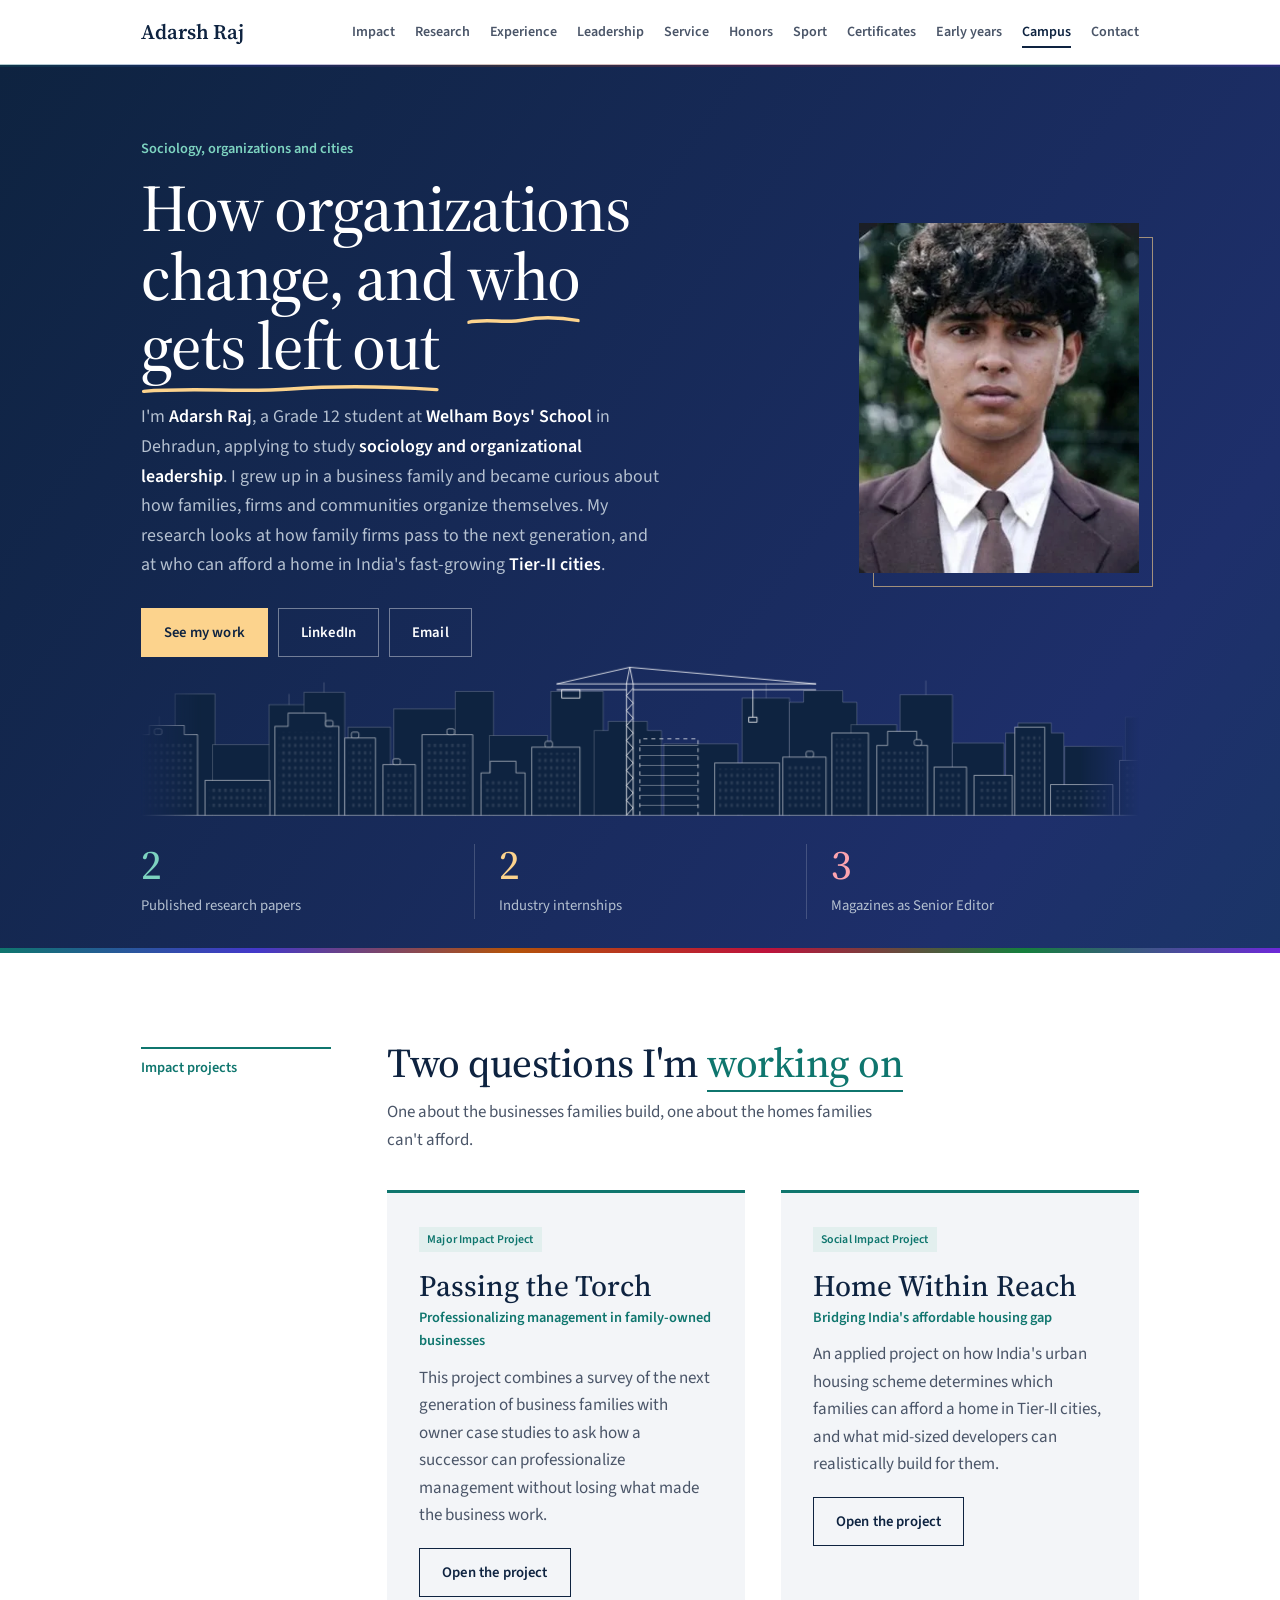
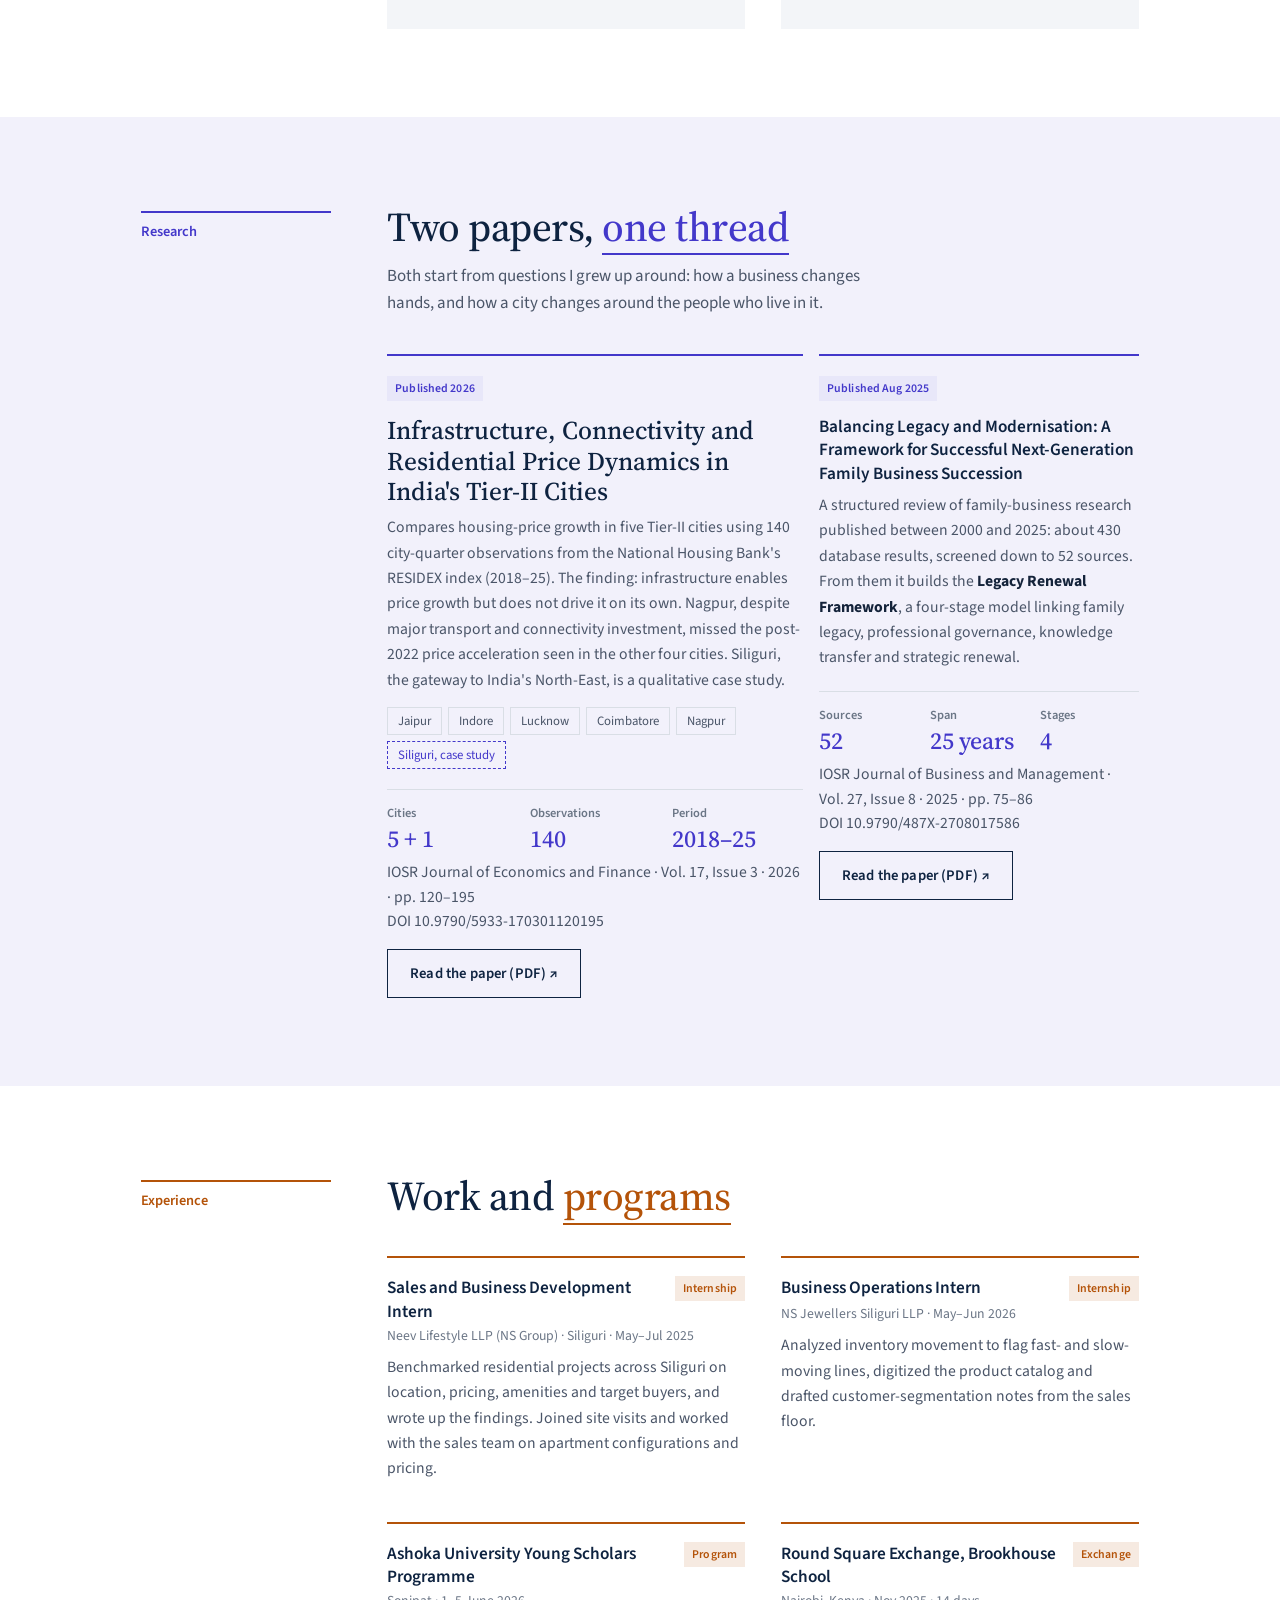
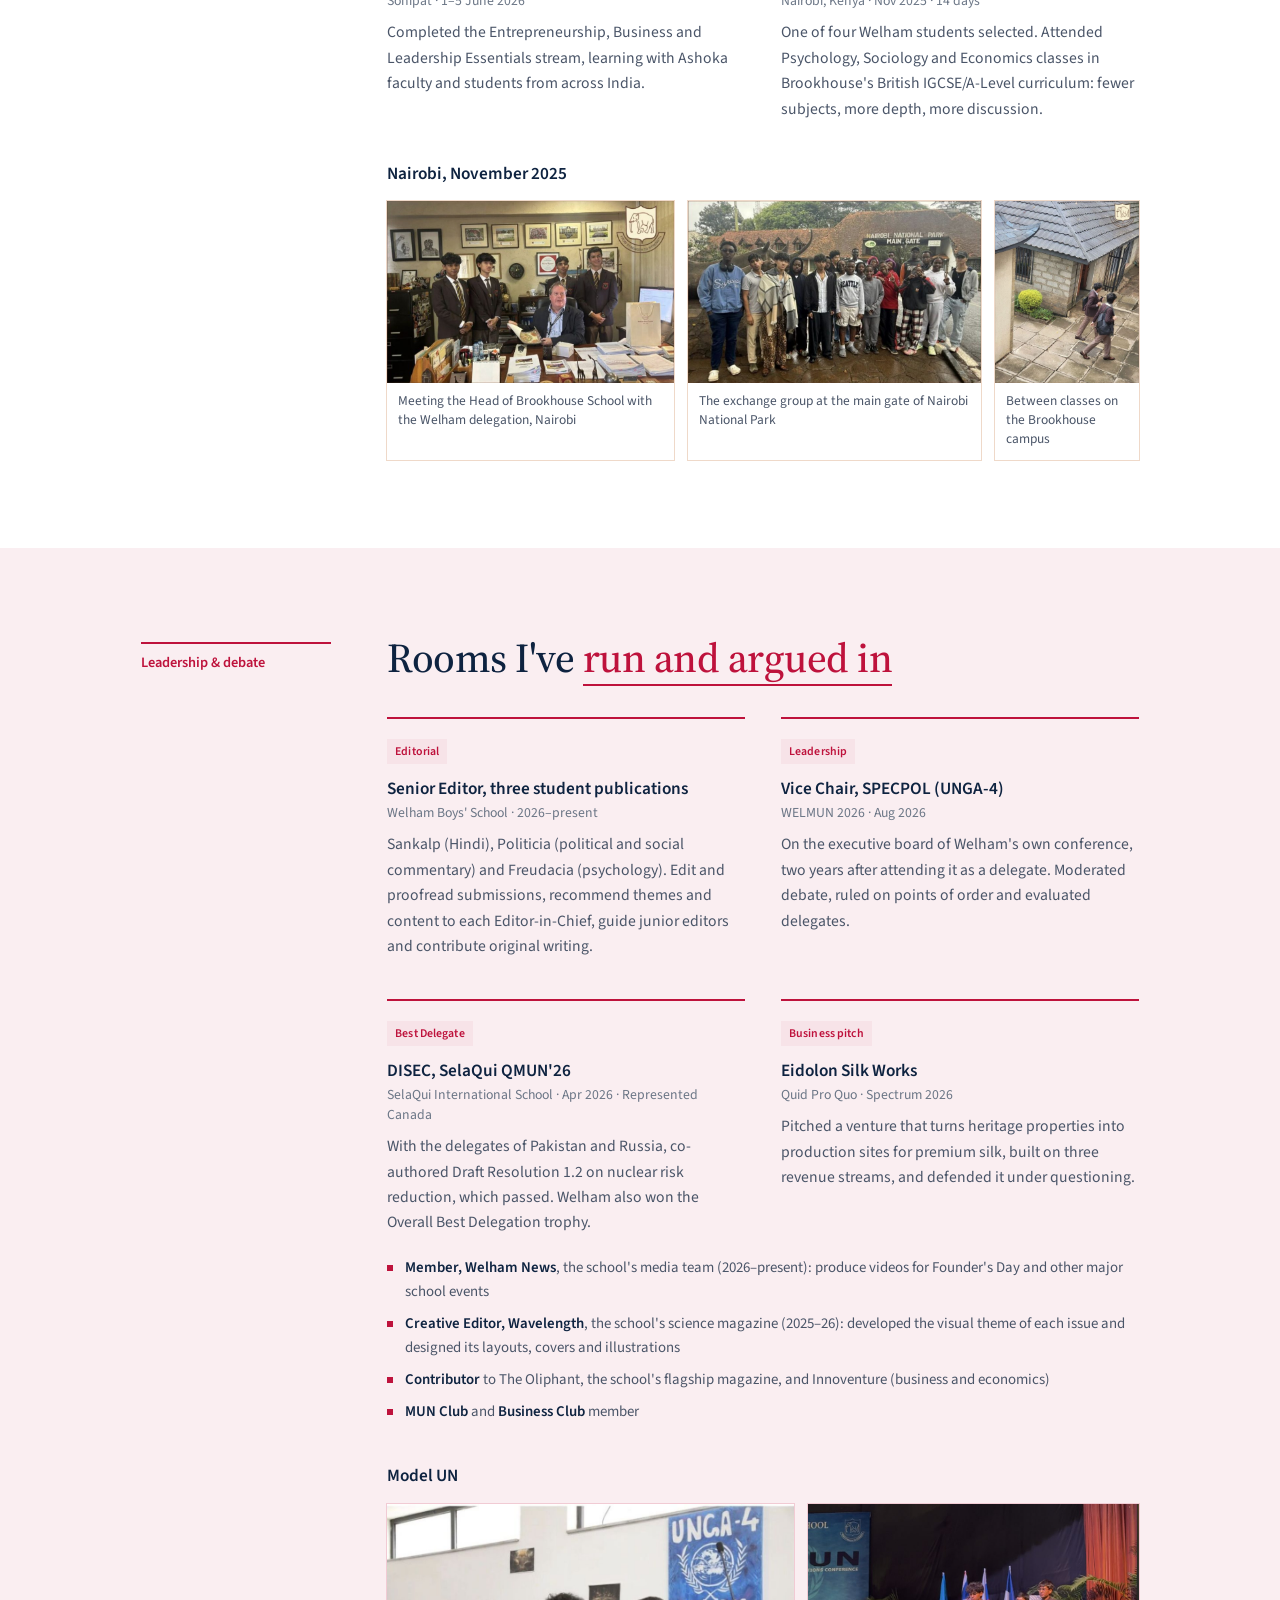
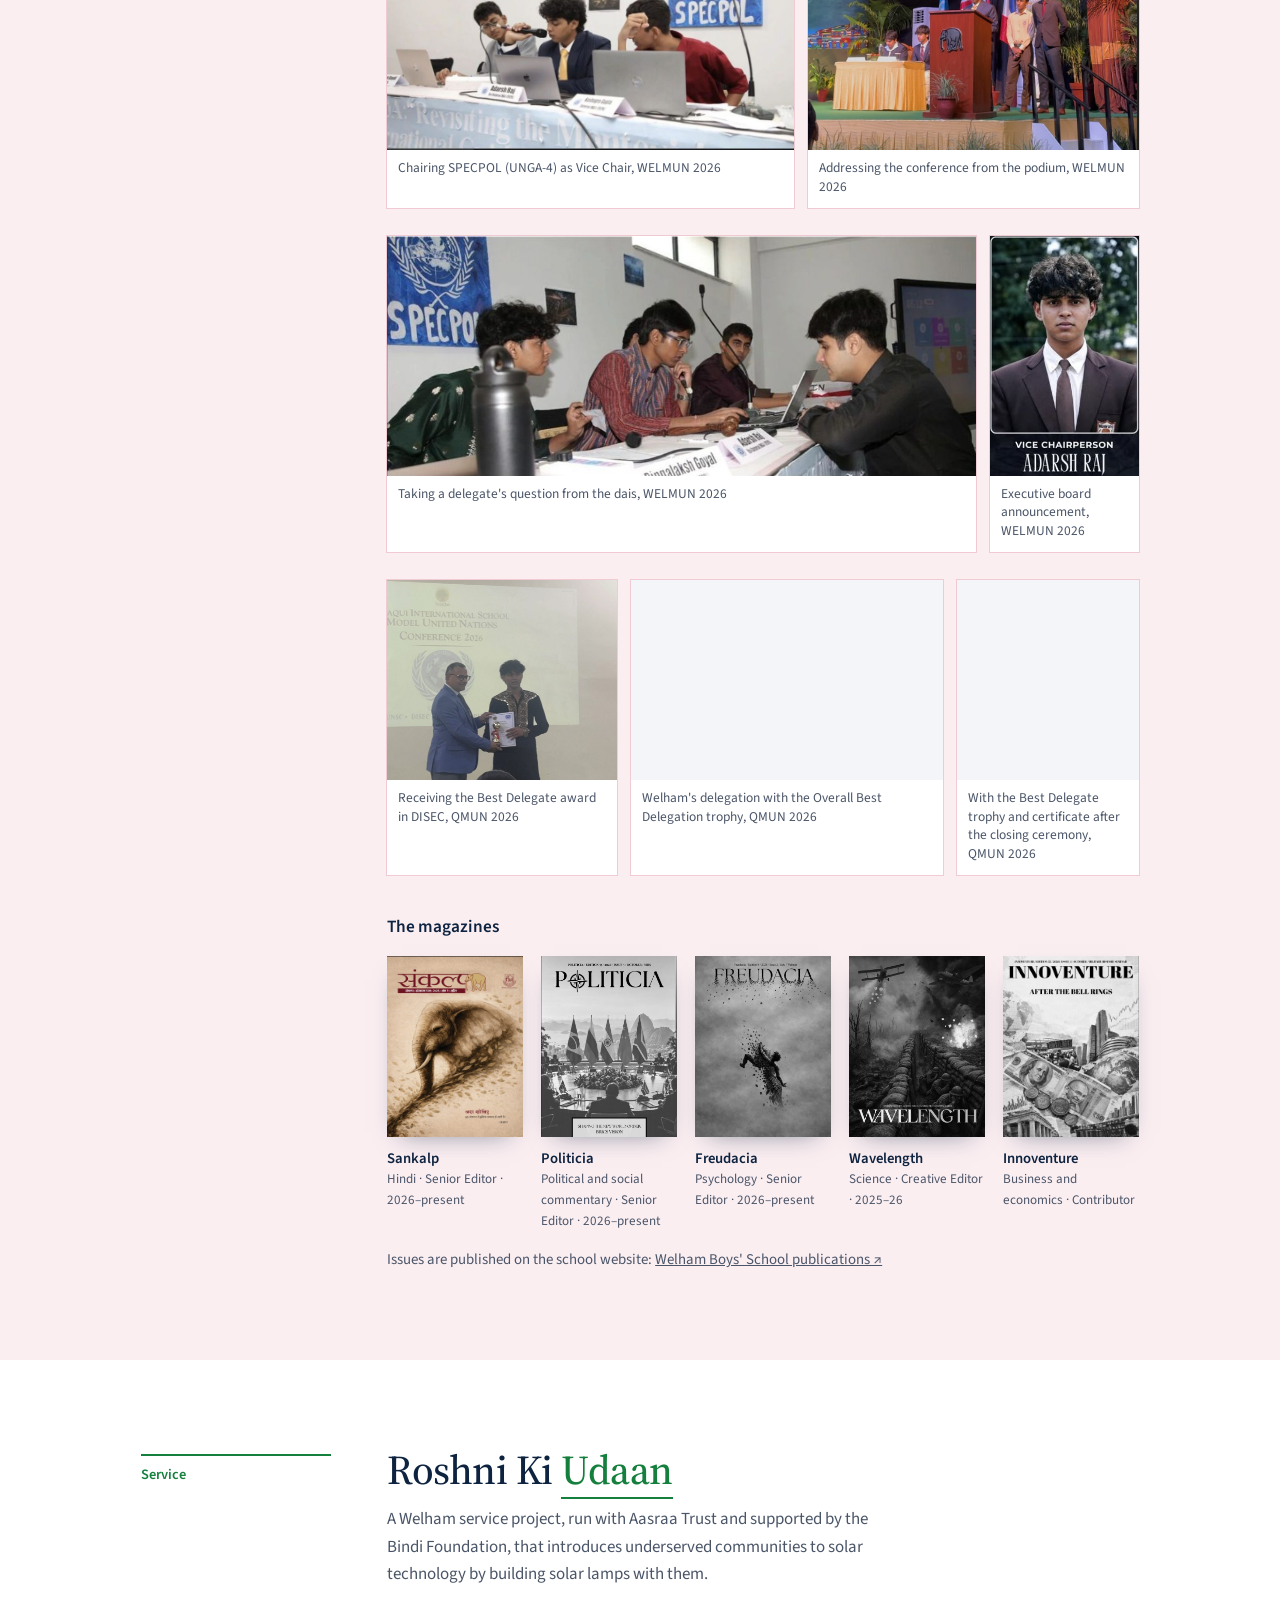
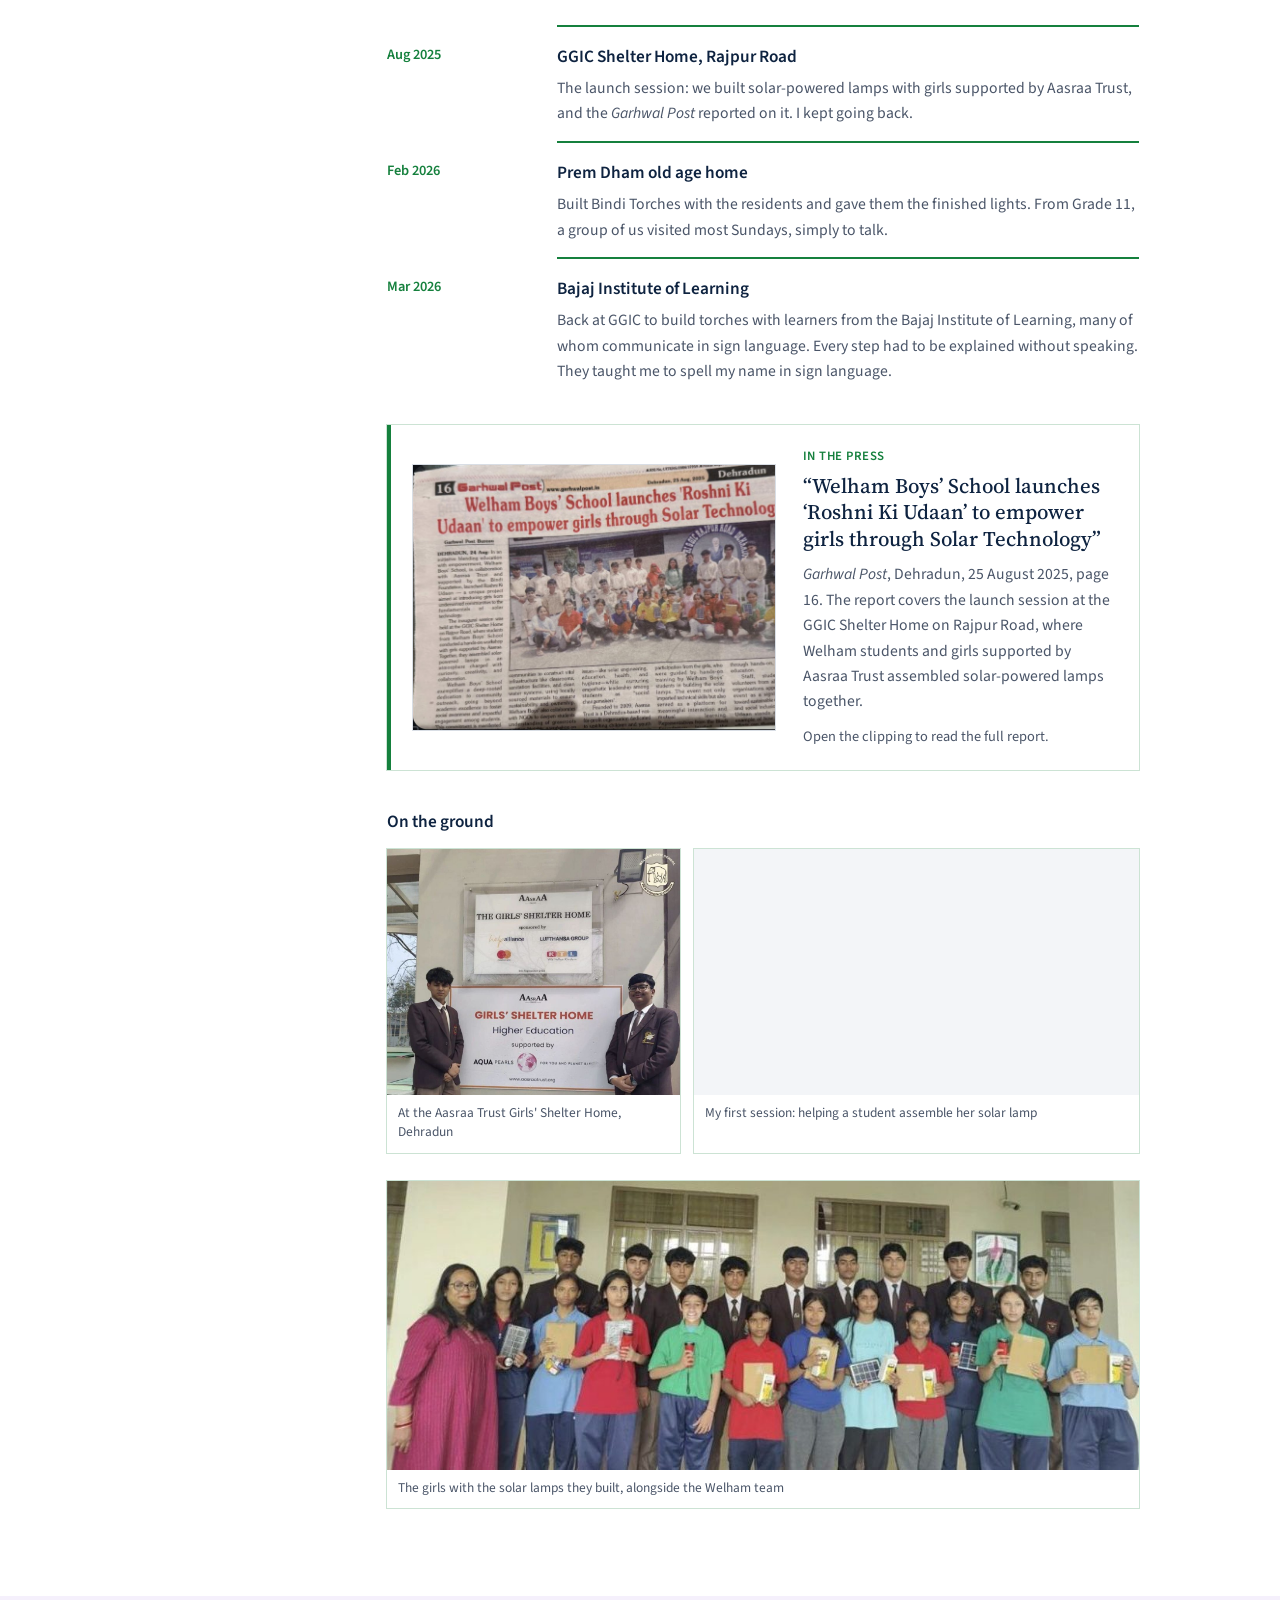
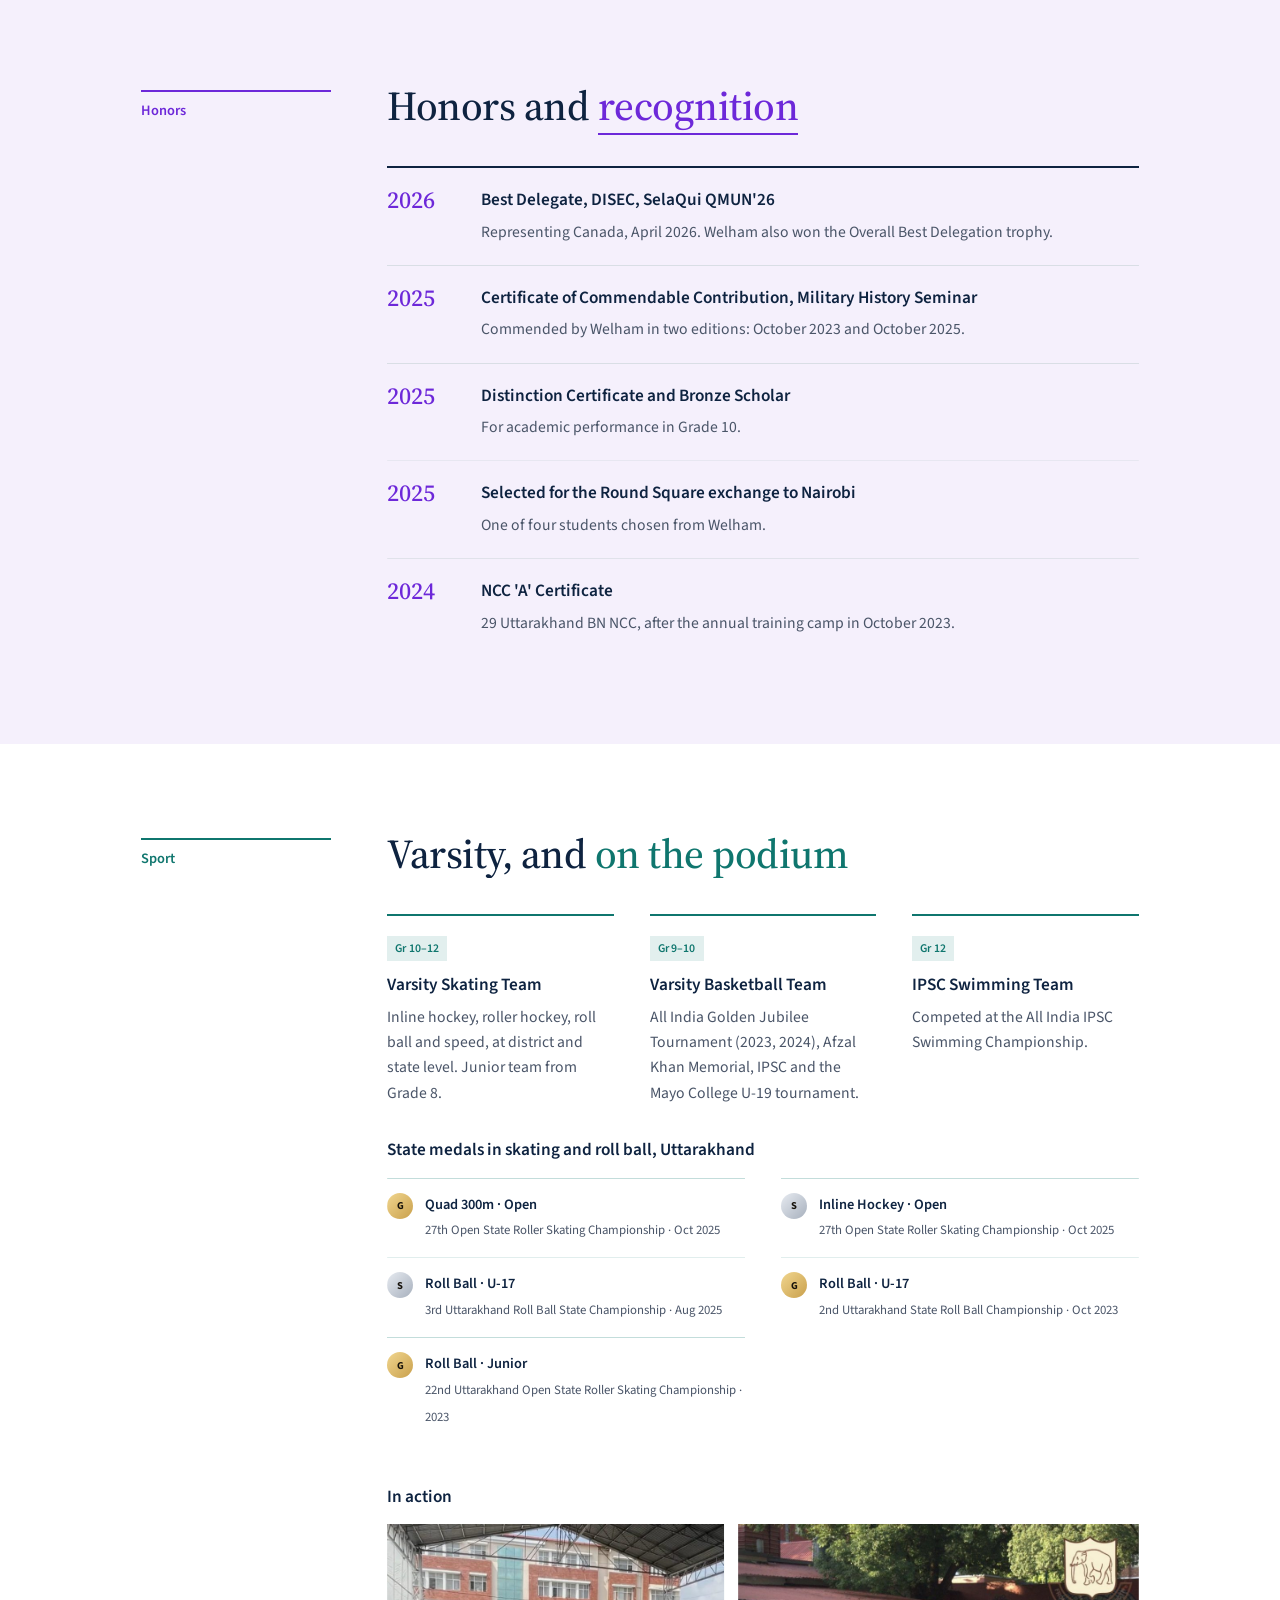
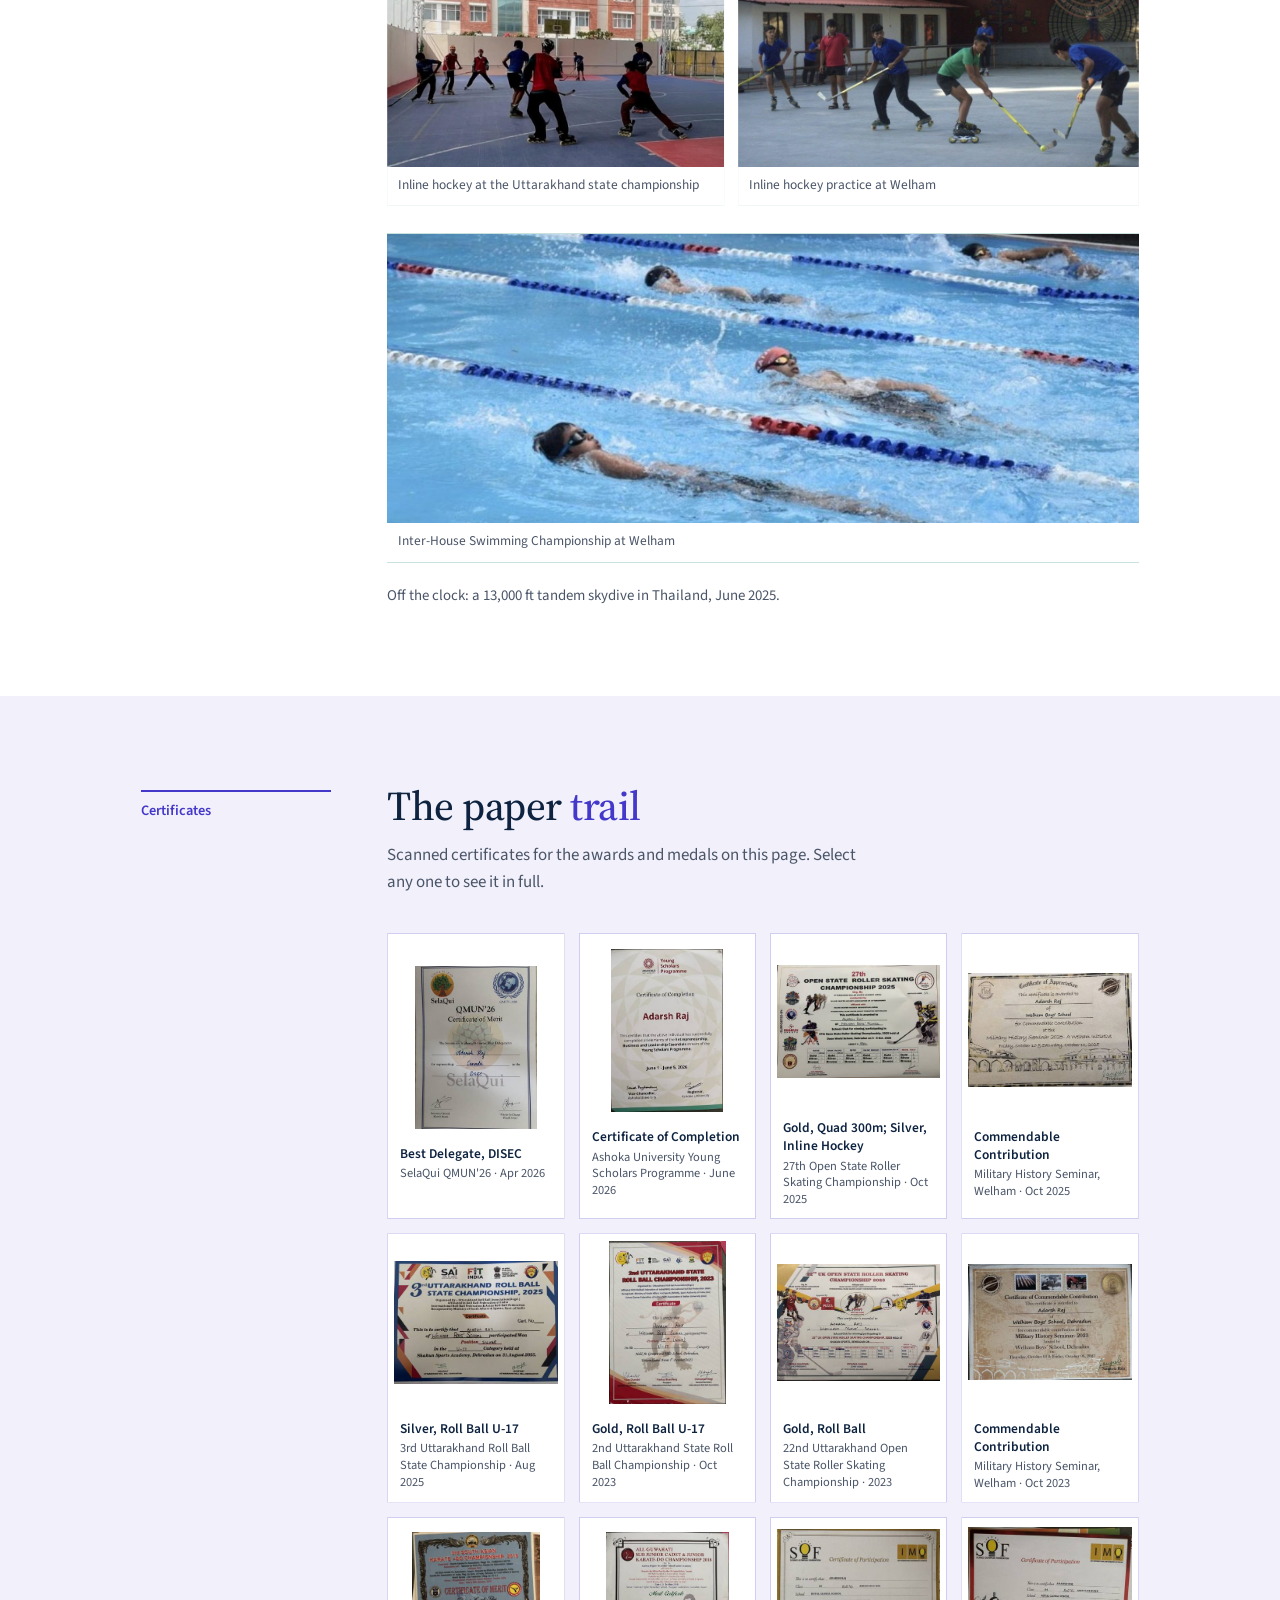
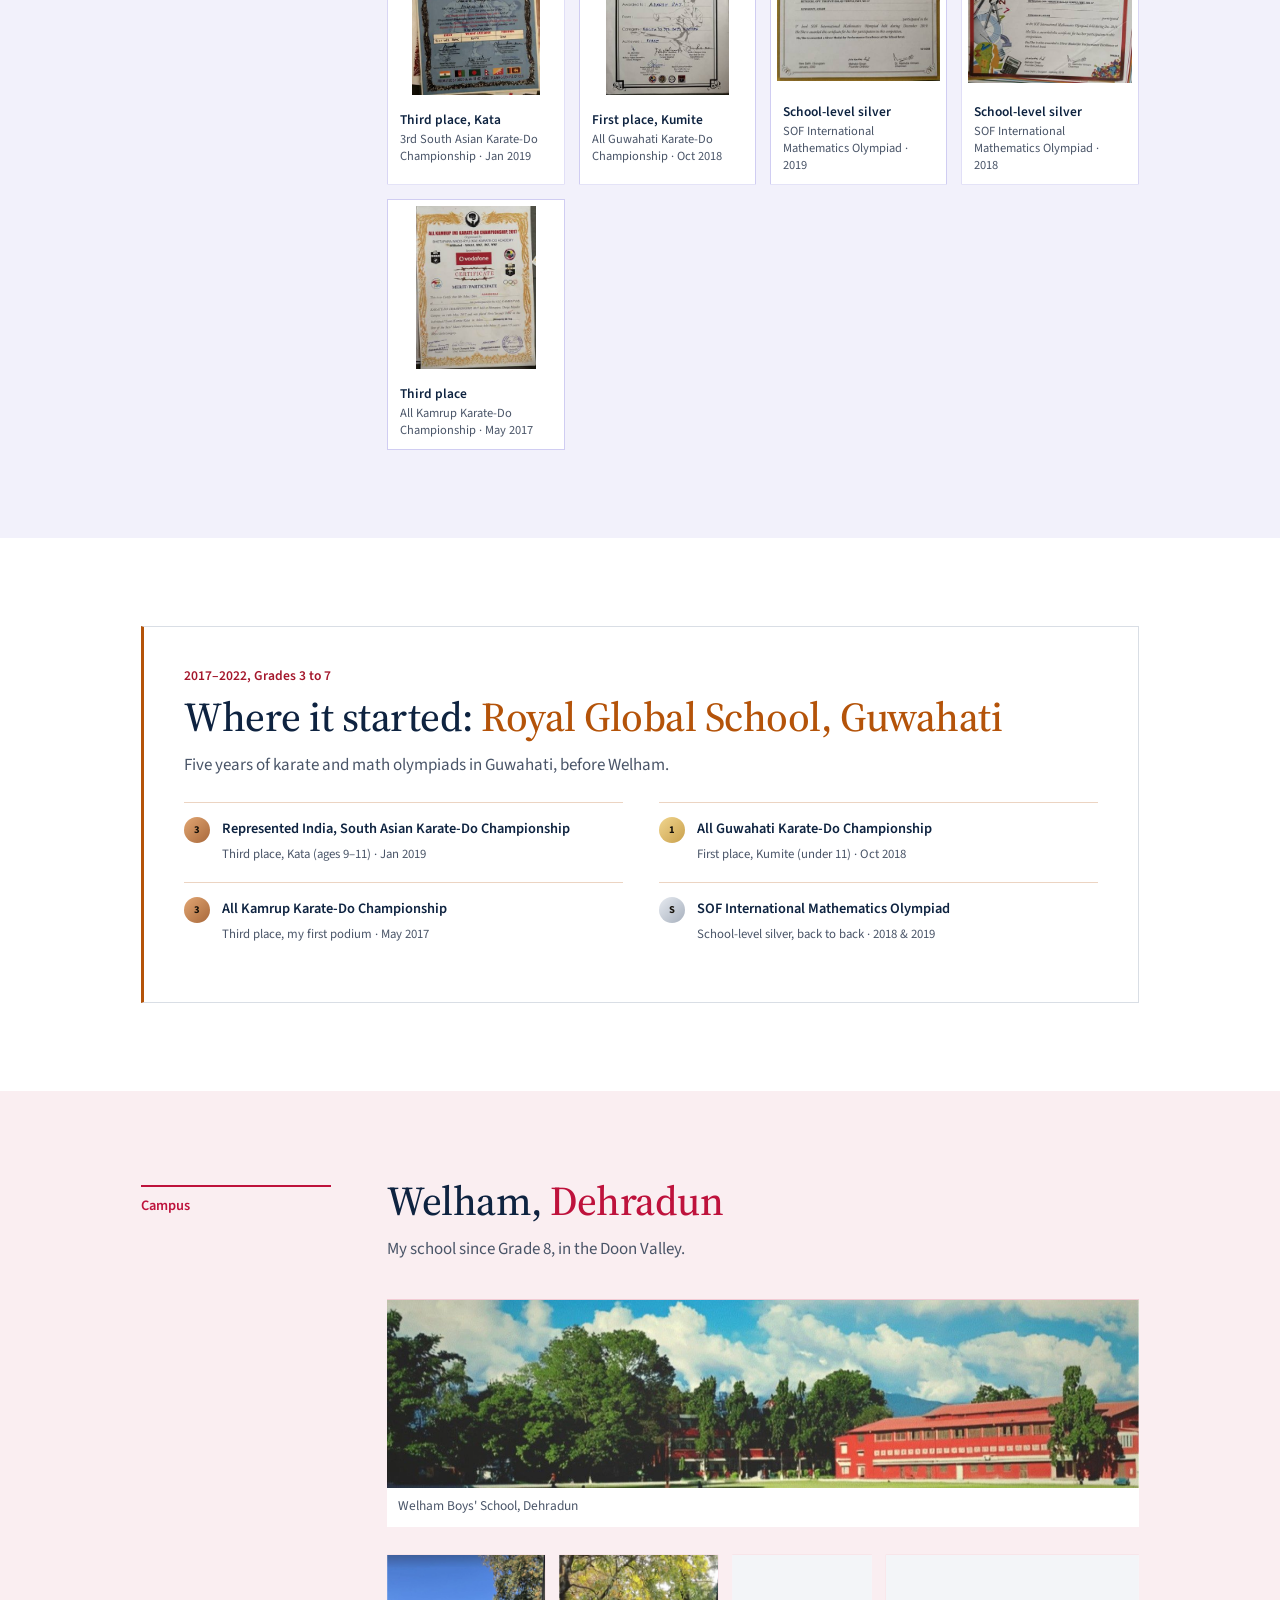
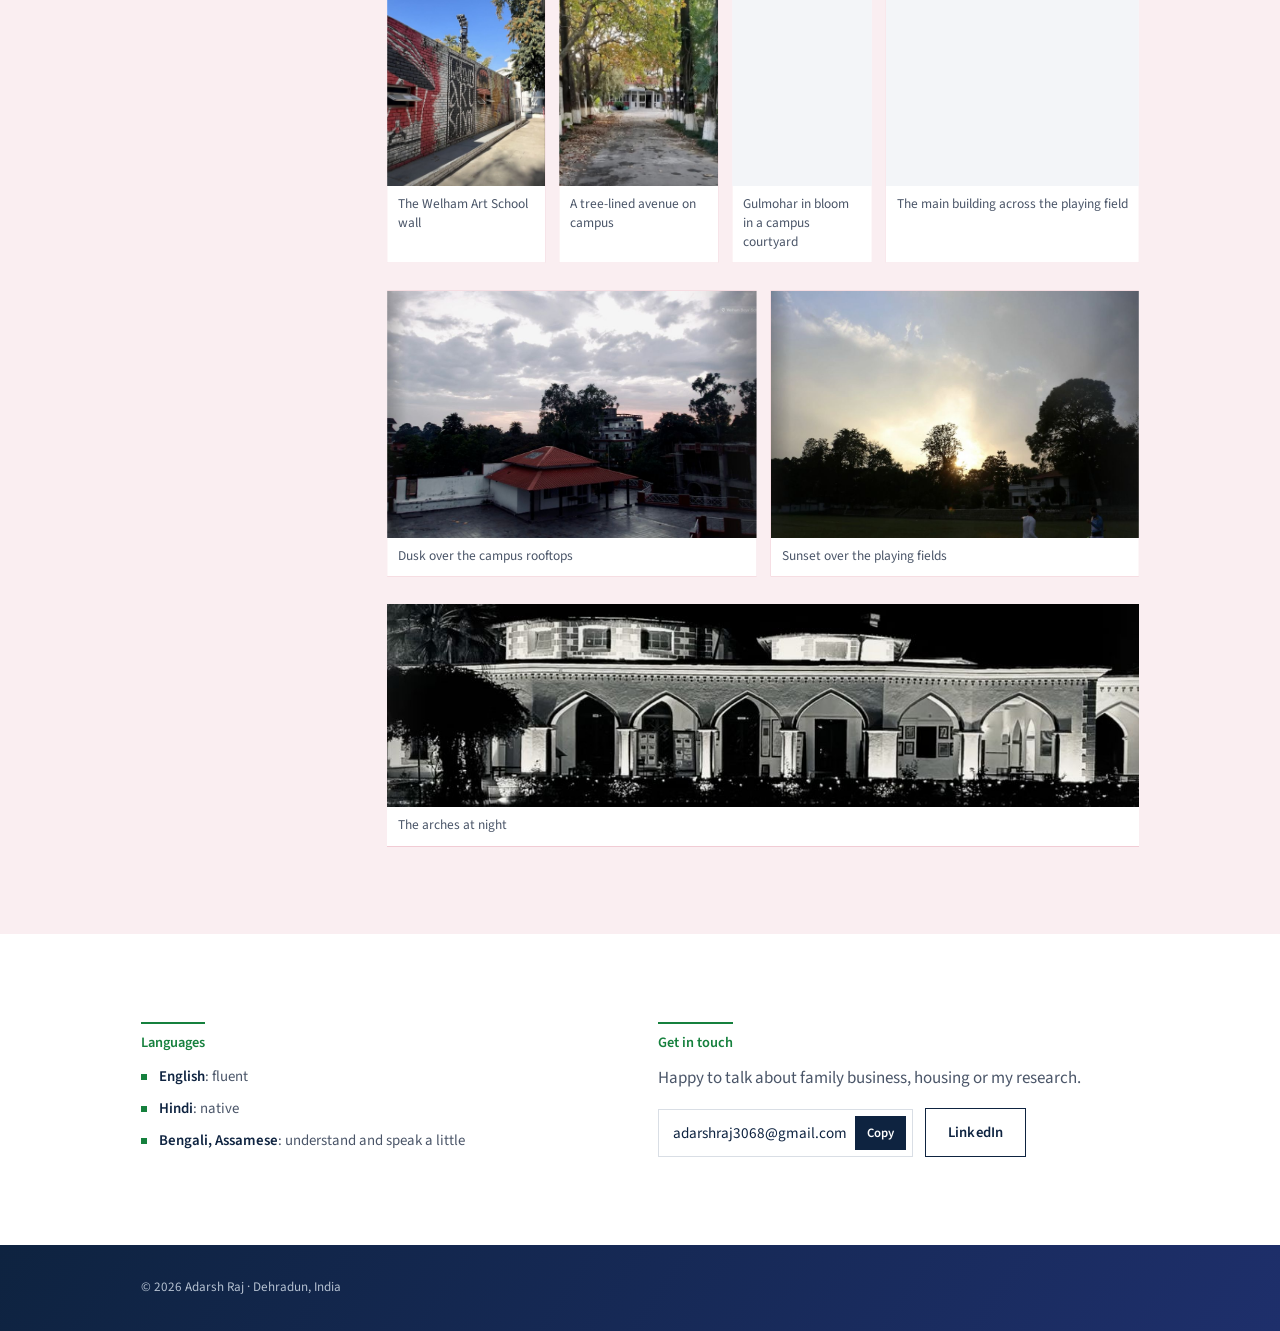
<file: index.html>
<!doctype html>
<html lang="en">
<head>
<meta charset="utf-8">
<meta name="viewport" content="width=device-width, initial-scale=1, viewport-fit=cover">
<meta name="google-site-verification" content="YWdhqTRLBDCwGXTAZR_IgAaXhDg65T39j7hcBd7bZ8Q">
<meta name="description" content="Adarsh Raj, a Grade 12 student applying in sociology and organizational leadership: research on family business succession and housing in India.">
<link rel="icon" href="/favicon.ico" sizes="any">
<link rel="icon" href="/icon-192.png" type="image/png" sizes="192x192">
<link rel="apple-touch-icon" href="/apple-touch-icon.png">
<meta name="theme-color" content="#0E2340">
<meta name="referrer" content="strict-origin-when-cross-origin">
<link rel="canonical" href="https://adarshraj.co.in/">
<meta property="og:type" content="website">
<meta property="og:site_name" content="Adarsh Raj">
<meta property="og:title" content="Adarsh Raj | Sociology, Family Business and Housing Research">
<meta property="og:description" content="Adarsh Raj, a Grade 12 student applying in sociology and organizational leadership: research on family business succession and housing in India.">
<meta property="og:url" content="https://adarshraj.co.in/">
<meta property="og:image" content="https://adarshraj.co.in/img/og-main.png">
<meta property="og:image:width" content="1200">
<meta property="og:image:height" content="630">
<meta property="og:image:alt" content="Adarsh Raj: family business and housing research">
<meta property="og:locale" content="en_IN">
<meta name="twitter:card" content="summary_large_image">
<meta name="twitter:title" content="Adarsh Raj | Sociology, Family Business and Housing Research">
<meta name="twitter:description" content="Adarsh Raj, a Grade 12 student applying in sociology and organizational leadership: research on family business succession and housing in India.">
<meta name="twitter:image" content="https://adarshraj.co.in/img/og-main.png">
<script type="application/ld+json">{"@context":"https://schema.org","@graph":[{"@type":"Person","@id":"https://adarshraj.co.in/#adarsh","name":"Adarsh Raj","url":"https://adarshraj.co.in/","image":"https://adarshraj.co.in/img/adarsh.jpg","sameAs":["https://www.linkedin.com/in/adarshraj3068"],"description":"Grade 12 student applying to study sociology and organizational leadership, with research on family business succession and affordable housing in India.","knowsAbout":["Family business succession","Affordable housing","Real estate","Tier-II cities"],"affiliation":{"@type":"EducationalOrganization","name":"The Welham Boys' School","address":"Dehradun, India"}},{"@type":"WebSite","@id":"https://adarshraj.co.in/#site","url":"https://adarshraj.co.in/","name":"Adarsh Raj","publisher":{"@id":"https://adarshraj.co.in/#adarsh"}},{"@type":"ScholarlyArticle","headline":"Infrastructure, Connectivity and Residential Price Dynamics in India's Tier-II Cities","author":{"@id":"https://adarshraj.co.in/#adarsh"},"datePublished":"2026","isPartOf":{"@type":"Periodical","name":"IOSR Journal of Economics and Finance"},"url":"https://www.iosrjournals.org/iosr-jef/papers/Vol17-Issue3/Ser-1/O170301120195.pdf"},{"@type":"ScholarlyArticle","headline":"Balancing Legacy and Modernisation: A Framework for Successful Next-Generation Family Business Succession","author":{"@id":"https://adarshraj.co.in/#adarsh"},"datePublished":"2025-08","isPartOf":{"@type":"Periodical","name":"IOSR Journal of Business and Management"},"url":"https://www.iosrjournals.org/iosr-jbm/papers/Vol27-issue8/Ser-1/K2708017586.pdf"}]}</script>
<title>Adarsh Raj | Sociology, Family Business and Housing Research</title>
<link rel="preconnect" href="https://fonts.googleapis.com">
<link rel="preconnect" href="https://fonts.gstatic.com" crossorigin>
<link rel="stylesheet" href="https://fonts.googleapis.com/css2?family=Source+Serif+4:opsz,wght@8..60,500;8..60,600&family=Source+Sans+3:wght@400;600;700&display=swap">
<style>
/* Layout: navy cover band with photo and key figures; ruled sections with labels in a left column; navy footer. */
:root{
  --bg:#FFFFFF; --bg2:#F3F5F8; --card:#FFFFFF; --card2:#F7F8FA; --line:#D9DEE5;
  --text:#14233A; --muted:#4A5568; --dim:#6B7686;
  --gold:#A4162B; --gold2:#0E2340; --goldsoft:rgba(14,35,64,.045); --blue:#2F5D8A;
  --navy:#0E2340; --navy2:#1B355A; --crimson:#A4162B; --onnavy:#F2F5F9; --onnavy2:#B4C0D0;
  --display:"Source Serif 4",Georgia,"Times New Roman",serif; --body:"Source Sans 3",system-ui,-apple-system,"Segoe UI",sans-serif; --mono:"Source Sans 3",system-ui,sans-serif;
  color-scheme:light;
}
*{box-sizing:border-box}
html{scroll-behavior:smooth}
@media (prefers-reduced-motion:reduce){html{scroll-behavior:auto}*{animation:none!important;transition:none!important}}
body{background:var(--bg);color:var(--text);font:400 1rem/1.65 var(--body);-webkit-font-smoothing:antialiased}
a{color:inherit}
:focus-visible{outline:2px solid var(--gold);outline-offset:3px;border-radius:6px}
.wrap{max-width:1100px;margin:0 auto;padding-inline:max(16px,4vw)}
.glow{position:fixed;inset:auto;border-radius:50%;filter:blur(100px);pointer-events:none;z-index:0;opacity:.35}
.glow.a{width:560px;height:560px;background:#cfe5da;top:-200px;left:-180px}
.glow.b{width:480px;height:480px;background:#efe3c9;top:40%;right:-220px;opacity:.22}
main,nav,footer{position:relative;z-index:1}

/* nav */
nav{position:sticky;top:env(safe-area-inset-top,0px);z-index:20;background:rgba(247,245,240,.88);backdrop-filter:blur(14px);-webkit-backdrop-filter:blur(14px);border-bottom:1px solid var(--line)}
nav .wrap{display:flex;align-items:center;gap:24px;height:60px}
.brand{font:600 1.1rem var(--display);text-decoration:none;white-space:nowrap}
.brand span{color:var(--gold)}
.links{display:flex;gap:20px;overflow-x:auto;scrollbar-width:none;margin-left:auto;mask-image:linear-gradient(90deg,#000 90%,transparent)}
.links::-webkit-scrollbar{display:none}
.links a{font:600 .82rem var(--body);color:var(--muted);text-decoration:none;white-space:nowrap;padding:6px 0}
.links a:hover{color:var(--gold)}

/* hero */
.hero{display:grid;grid-template-columns:minmax(0,1fr) 300px;gap:56px;align-items:center;padding-block:80px 64px}
.eyebrow{font:500 .72rem/1 var(--mono);letter-spacing:.16em;text-transform:uppercase;color:var(--gold)}
h1{font:500 clamp(2.6rem,6vw,4.4rem)/1.03 var(--display);letter-spacing:-.02em;margin:16px 0 20px;text-wrap:balance}
h1 em{color:var(--gold);font-style:italic}
.lede{color:var(--muted);font-size:1.08rem;max-width:56ch;margin:0}
.lede b{color:var(--text);font-weight:600}
.ctas{display:flex;flex-wrap:wrap;gap:10px;margin-top:28px}
.btn{display:inline-flex;align-items:center;gap:8px;padding:12px 18px;border-radius:12px;font:600 .9rem var(--body);text-decoration:none;border:1px solid var(--line);background:var(--card);transition:transform .2s,border-color .2s,background .2s}
.btn:hover{transform:translateY(-2px);border-color:var(--gold2)}
.btn.gold{background:#1F5C4A;color:#fff;border-color:transparent}
.portrait{position:relative;justify-self:center;width:100%;max-width:300px}
.portrait .ring{aspect-ratio:1;border-radius:50%;padding:6px;background:conic-gradient(from 200deg,var(--gold),#9cc4b4,var(--gold))}
.portrait img{width:100%;height:100%;object-fit:cover;border-radius:50%;display:block;border:6px solid var(--bg)}
.stats{display:grid;grid-template-columns:repeat(3,minmax(0,1fr));gap:12px;margin-top:48px;padding-top:28px;border-top:1px solid var(--line)}
.stat b{display:block;font:500 2rem/1.1 var(--display);color:var(--gold);font-variant-numeric:tabular-nums}
.stat span{font-size:.82rem;color:var(--muted)}

/* sections */
section{padding-block:72px;border-top:1px solid var(--line);scroll-margin-top:60px}
.head{margin-bottom:32px;max-width:680px}
h2{font:500 clamp(1.8rem,3.4vw,2.5rem)/1.12 var(--display);margin:10px 0 8px;text-wrap:balance}
h2 em{color:var(--gold);font-style:italic}
.head p{color:var(--muted);margin:0}
h3{font:600 1.05rem/1.35 var(--body);margin:0}
.card{background:var(--card);border:1px solid var(--line);border-radius:18px;padding:22px}
.card p{color:var(--muted);font-size:.93rem;margin:8px 0 0}
.meta{font:500 .74rem/1.4 var(--mono);color:var(--dim);margin-top:4px;letter-spacing:.02em}
.grid2{display:grid;grid-template-columns:repeat(2,minmax(0,1fr));gap:16px}
.grid3{display:grid;grid-template-columns:repeat(3,minmax(0,1fr));gap:16px}
.pill{display:inline-block;font:600 .68rem var(--body);padding:4px 10px;border-radius:99px;background:var(--goldsoft);color:var(--gold);white-space:nowrap}
.pill.blue{background:rgba(31,78,121,.08);color:var(--blue)}
.top{display:flex;justify-content:space-between;align-items:flex-start;gap:12px}
ul.clean{list-style:none;padding:0;margin:12px 0 0;display:grid;gap:8px}
ul.clean li{color:var(--muted);font-size:.93rem;padding-left:18px;position:relative}
ul.clean li::before{content:"";position:absolute;left:0;top:.62em;width:7px;height:7px;border-radius:2px;background:var(--gold2)}
ul.clean b{color:var(--text);font-weight:600}

/* impact */
.impact{position:relative;overflow:hidden;padding:28px;border-radius:22px;background:linear-gradient(160deg,var(--card2),var(--card));border:1px solid var(--line)}
.impact h3{font:500 1.6rem/1.2 var(--display);margin-top:14px}
.impact .sub{color:var(--gold);font-weight:600;font-size:.9rem;margin-top:4px}
.impact .soon{margin-top:18px;font:500 .76rem var(--mono);color:var(--dim)}

/* research */
.pub{margin:18px 0 0;font:500 .74rem/1.5 var(--mono);color:var(--dim)}
.paper .btn{margin-top:16px}
.feature{display:grid;grid-template-columns:minmax(0,1.3fr) minmax(0,1fr);gap:16px}
.paper.big h3{font:500 1.45rem/1.25 var(--display)}
dl.facts{display:grid;grid-template-columns:repeat(3,minmax(0,1fr));gap:12px;margin:20px 0 0}
dl.facts dt{font:500 .66rem var(--mono);letter-spacing:.1em;text-transform:uppercase;color:var(--dim)}
dl.facts dd{margin:4px 0 0;font:500 1.15rem var(--display);color:var(--gold)}
.chips{display:flex;flex-wrap:wrap;gap:6px;margin-top:14px}
.chips span{font:500 .72rem var(--mono);padding:4px 10px;border-radius:99px;border:1px solid var(--line);color:var(--muted)}
.chips span.q{border-style:dashed;color:var(--gold)}

/* timeline-ish list */
.list{display:grid;gap:14px}
.row{display:grid;grid-template-columns:150px minmax(0,1fr);gap:20px}
.row .when{font:500 .78rem/1.5 var(--mono);color:var(--gold);padding-top:3px}

/* honors */
.honors{display:grid;gap:12px}
.honor{display:grid;grid-template-columns:76px minmax(0,1fr);gap:18px;align-items:start}
.honor .yr{font:500 1.3rem/1 var(--display);color:var(--gold);font-variant-numeric:tabular-nums}

/* medals */
.medals{display:grid;grid-template-columns:repeat(auto-fill,minmax(220px,1fr));gap:12px;margin-top:16px}
.medal{display:flex;gap:12px;align-items:flex-start;background:var(--bg2);border:1px solid var(--line);border-radius:14px;padding:14px}
.dot{flex:none;width:30px;height:30px;border-radius:50%;display:grid;place-items:center;font:700 .7rem var(--body);color:#15110a}
.dot.g{background:linear-gradient(135deg,#f1d68f,#c9a04c)}
.dot.s{background:linear-gradient(135deg,#e7ebf1,#a7b0bd)}
.dot.b{background:linear-gradient(135deg,#e2a774,#a8683a)}
.medal b{display:block;font-size:.9rem}
.medal span{font-size:.8rem;color:var(--muted)}

/* origin */
.origin{border-radius:24px;padding:36px;background:radial-gradient(120% 120% at 0% 0%,rgba(31,92,74,.06),transparent 55%),var(--card);border:1px solid var(--gold2)}
.origin .years{font:500 .78rem var(--mono);color:var(--gold);letter-spacing:.08em}

/* gallery */
.gallery{display:grid;grid-template-columns:repeat(auto-fill,minmax(170px,1fr));gap:14px}
.gallery button{all:unset;cursor:pointer;display:block;border-radius:14px;overflow:hidden;background:var(--card);border:1px solid var(--line);transition:transform .2s,border-color .2s}
.gallery button:hover{transform:translateY(-3px);border-color:var(--gold2)}
.gallery button:focus-visible{outline:2px solid var(--gold);outline-offset:3px}
.gallery img{display:block;width:100%;aspect-ratio:4/3;object-fit:cover;background:#fff}
.gallery span{display:block;padding:10px 12px;font-size:.78rem;color:var(--muted);line-height:1.35}
.lb{position:fixed;inset:0;z-index:50;background:rgba(5,9,16,.92);display:grid;place-items:center;padding:24px}
.lb img{max-width:min(1100px,100%);max-height:80vh;border-radius:10px;background:#fff}
.lb p{margin:14px 0 0;text-align:center;color:var(--muted);font-size:.9rem}
.lb .x{position:absolute;top:16px;right:16px;all:unset;cursor:pointer;width:42px;height:42px;border-radius:50%;display:grid;place-items:center;background:var(--card);border:1px solid var(--line);font-size:1.3rem;color:var(--text)}
.lb .x{position:absolute;top:16px;right:16px}

/* contact */
.contact{display:flex;flex-wrap:wrap;gap:12px;align-items:center}
.copy{display:flex;gap:8px;align-items:center;background:var(--card);border:1px solid var(--line);border-radius:12px;padding:6px 6px 6px 14px}
.copy code{font:500 .9rem var(--mono);user-select:all;word-break:break-all}
.copy button{font:600 .8rem var(--body);padding:8px 12px;border-radius:9px;border:0;background:var(--gold);color:#fff;cursor:pointer}
footer{border-top:1px solid var(--line);padding-block:28px;color:var(--dim);font-size:.82rem}

@media (max-width:900px){
  .hero{grid-template-columns:minmax(0,1fr);gap:32px;padding-block:48px}
  .portrait{order:-1;max-width:200px;justify-self:start}
  .grid3{grid-template-columns:repeat(2,minmax(0,1fr))}
  .feature{grid-template-columns:minmax(0,1fr)}
  .brand{display:none}.links{margin-left:0}
}
@media (max-width:620px){
  .grid2,.grid3{grid-template-columns:minmax(0,1fr)}
  .stats{grid-template-columns:repeat(3,minmax(0,1fr))}
  .row{grid-template-columns:minmax(0,1fr);gap:4px}
  .honor{grid-template-columns:58px minmax(0,1fr)}
  section{padding-block:54px}
  .origin{padding:24px}
  dl.facts{grid-template-columns:repeat(2,minmax(0,1fr))}
}

/* Institutional layer: white paper, navy ink, crimson markers, Source Serif 4 + Source Sans 3 */
body{font:400 1.0625rem/1.62 var(--body);color:var(--text);overflow-x:clip;font-feature-settings:"tnum" 0}
.glow{display:none}
:focus-visible{outline:2px solid var(--crimson);outline-offset:3px;border-radius:0}

/* nav */
nav{background:rgba(255,255,255,.94);border-bottom:1px solid var(--line)}
nav .wrap{height:64px}
.brand{font:600 1.3rem/1 var(--display);color:var(--navy);letter-spacing:-.005em}
.brand span{color:var(--navy)}
.links a{font:600 .88rem var(--body);color:var(--muted)}
.links a:hover{color:var(--crimson)}
@media (min-width:1100px){.links{-webkit-mask-image:none;mask-image:none}}

/* cover band: the first block of every page */
main > .wrap:first-child{max-width:none;background:var(--navy);color:var(--onnavy);padding-inline:calc(max(16px,4vw) + max(0px,(100% - 1100px) / 2))}
.hero{grid-template-columns:minmax(0,1fr) 280px;gap:72px;padding-block:76px 8px}
.hero .eyebrow{color:var(--onnavy2);border:0;padding:0;width:auto;font:600 .9rem/1.3 var(--body)}
h1{font:500 clamp(2.7rem,5.2vw,4.35rem)/1.04 var(--display);letter-spacing:-.018em;margin:14px 0 22px;color:#fff}
h1 em,h2 em{font-style:inherit;color:inherit}
.hero .lede{color:var(--onnavy2);font-size:1.12rem;line-height:1.65;max-width:58ch}
.hero .lede b{color:#fff;font-weight:600}
.hero .pill{background:transparent;color:var(--onnavy);border:1px solid rgba(255,255,255,.35)}
.btn{border-radius:0;padding:13px 22px;font:600 .92rem var(--body);letter-spacing:.01em;background:transparent;color:var(--navy);border:1px solid var(--navy)}
.btn:hover{transform:none;background:var(--navy);color:#fff;border-color:var(--navy)}
.hero .btn{color:#fff;border-color:rgba(255,255,255,.4)}
.hero .btn:hover{background:#fff;color:var(--navy);border-color:#fff}
.btn.gold,.hero .btn.gold{background:#fff;color:var(--navy);border-color:#fff}
.btn.gold:hover,.hero .btn.gold:hover{background:var(--onnavy2);border-color:var(--onnavy2);color:var(--navy)}
.portrait{max-width:280px}
.portrait .ring{aspect-ratio:4/5;border-radius:0;padding:0;background:none}
.portrait img{border-radius:0;border:0;object-fit:cover}
.stats{border-top:0;margin-top:0;padding-block:26px 34px;gap:0}
.stat{padding:0 24px;border-left:1px solid rgba(255,255,255,.18)}
.stat:first-child{padding-left:0;border-left:0}
.stat b{font:500 2.6rem/1 var(--display);color:#fff;margin-bottom:6px}
.stat span{font-size:.92rem;color:var(--onnavy2)}

/* skyline: fine-line drawing across the foot of the cover */
.skyline{height:clamp(110px,12vw,160px);color:#fff;-webkit-mask-image:linear-gradient(90deg,transparent,#000 6%,#000 94%,transparent);mask-image:linear-gradient(90deg,transparent,#000 6%,#000 94%,transparent)}
.sky{display:block;width:100%;height:100%}
.sky path,.sky rect{vector-effect:non-scaling-stroke}
.sky .back path,.sky .back rect{fill:var(--navy);stroke:currentColor;stroke-width:1;stroke-opacity:.2}
.sky .front path,.sky .front rect{fill:var(--navy);stroke:currentColor;stroke-width:1;stroke-opacity:.52}
.sky .front rect.w{fill:url(#win);stroke:none;opacity:.12}
.sky .site path{fill:none;stroke:currentColor;stroke-width:1;stroke-opacity:.7}
.sky .site .dash{stroke-dasharray:4 4}
.sky .site .slab{stroke-opacity:.35}
.sky .crane path{fill:none;stroke:currentColor;stroke-width:1;stroke-opacity:.8}
.sky .ground{fill:none;stroke:currentColor;stroke-width:1;stroke-opacity:.45}
@media (prefers-reduced-motion:no-preference){
  .sky .bl{transform-box:fill-box;transform-origin:50% 100%;animation:rise 1s cubic-bezier(.2,.8,.2,1) both;animation-delay:calc(.35s + var(--i) * 40ms)}
  .sky .back .bl{animation-duration:1.3s}
  .sky .ground{stroke-dasharray:1;animation:draw .9s cubic-bezier(.6,0,.2,1) .1s both}
  .sky .site path{animation:fade .8s ease-out 1.3s both}
  .sky .crane path{stroke-dasharray:1;animation:draw 1.2s ease-in-out 1.5s both}
}
@keyframes rise{from{transform:scaleY(0)}}
@keyframes draw{from{stroke-dashoffset:1}}
@keyframes fade{from{opacity:0}}

/* sections */
section{padding-block:88px;border-top:0}
section:nth-of-type(even){background:var(--bg2)}
.eyebrow{display:block;width:max-content;max-width:100%;font:600 .9rem/1.3 var(--body);color:var(--navy);letter-spacing:0;text-transform:none;border-top:2px solid var(--crimson);padding-top:10px}
.n2,.origin .years{font:600 .85rem/1.3 var(--body);color:var(--crimson);letter-spacing:0;text-transform:none}
h2{font:500 clamp(1.95rem,3.2vw,2.65rem)/1.12 var(--display);letter-spacing:-.012em;color:var(--navy);margin:16px 0 12px}
.head p{font-size:1.06rem;color:var(--muted);max-width:62ch}
h3{font:600 1.08rem/1.35 var(--body);color:var(--navy)}
@media (min-width:900px){
  section:has(> .wrap > .head) > .wrap{display:grid;grid-template-columns:190px minmax(0,1fr);column-gap:56px;align-items:start}
  section:has(> .wrap > .head) > .wrap > *{grid-column:2}
  section:has(> .wrap > .head) .head{display:contents}
  section:has(> .wrap > .head) .head .eyebrow{grid-column:1;grid-row:1;width:auto;margin-top:6px}
  section:has(> .wrap > .head) .head h2{grid-column:2;grid-row:1;margin-top:0}
  section:has(> .wrap > .head) .head h2:last-child{margin-bottom:36px}
  section:has(> .wrap > .head) .head p{grid-column:2;margin:0 0 36px}
}

/* items: ruled columns instead of boxes */
.card{background:none;border:0;border-top:2px solid var(--navy);border-radius:0;padding:18px 0 0}
.card p{color:var(--muted);font-size:.98rem}
.grid2,.grid3{column-gap:36px;row-gap:40px}
.top{gap:16px}
.meta{font:400 .86rem/1.45 var(--body);color:var(--dim);letter-spacing:0;font-variant-numeric:tabular-nums}
.pill{border-radius:0;background:var(--goldsoft);color:var(--navy);border:0;font:600 .74rem var(--body);letter-spacing:.01em;padding:4px 8px}
.pill.blue{background:rgba(47,93,138,.09);color:var(--blue)}
ul.clean li{color:var(--muted)}
ul.clean li::before{width:6px;height:6px;border-radius:0;top:.62em;background:var(--crimson)}
ul.clean b{color:var(--navy);font-weight:600}

.impact{border-radius:0;background:var(--bg2);border:0;border-top:3px solid var(--navy);padding:32px}
section:nth-of-type(even) .impact{background:#fff}
.impact h3{font:500 1.85rem/1.12 var(--display);color:var(--navy);margin-top:16px}
.impact .sub{color:var(--crimson);font-weight:600}

.paper.big h3{font:500 1.6rem/1.2 var(--display);color:var(--navy)}
dl.facts{border-top:1px solid var(--line);padding-top:14px}
dl.facts dt{font:600 .78rem var(--body);letter-spacing:0;text-transform:none;color:var(--dim)}
dl.facts dd{font:500 1.5rem/1.1 var(--display);color:var(--navy)}
.chips span{font:400 .8rem var(--body);border-radius:0;border-color:var(--line);color:var(--muted)}
.chips span.q{border-style:dashed;color:var(--crimson);border-color:var(--crimson)}
.pub{font:400 .84rem/1.55 var(--body);color:var(--dim)}

.row{grid-template-columns:150px minmax(0,1fr)}
.row .when{font:600 .9rem/1.4 var(--body);color:var(--crimson);padding-top:20px;font-variant-numeric:tabular-nums}
.honors{gap:0}
.card.honor{border-top:1px solid var(--line);padding:20px 0}
.card.honor:first-child{border-top:2px solid var(--navy)}
.honor .yr{font:500 1.5rem/1 var(--display);color:var(--navy)}

.medals{grid-template-columns:repeat(2,minmax(0,1fr));column-gap:36px;row-gap:0}
.medal{background:none;border:0;border-top:1px solid var(--line);border-radius:0;padding:14px 0}
.medal b{color:var(--navy);font-weight:600}
.dot{width:26px;height:26px;font-size:.66rem}

.origin{border-radius:0;background:#fff;border:1px solid var(--line);border-left:3px solid var(--crimson);padding:40px}
.origin h2{margin-top:12px}

.copy{border-radius:0;background:#fff;border-color:var(--line)}
.copy code{font:400 .95rem var(--body);color:var(--navy)}
.copy button{border-radius:0;background:var(--navy);color:#fff}
footer{background:var(--navy);color:var(--onnavy2);border:0;padding-block:32px}
footer a{color:#fff}

/* project-page parts */
.big:not(.paper){font:500 2.5rem/1 var(--display);color:var(--navy)}
.src{font:400 .78rem/1.45 var(--body);color:var(--dim)}
.callout{border-radius:0;border:0;border-left:3px solid var(--navy);background:var(--goldsoft);color:var(--muted)}
.callout b{color:var(--navy)}
th{font:600 .82rem var(--body);letter-spacing:0;text-transform:none;color:var(--navy);border-bottom:2px solid var(--navy)}
.step .n{border-radius:0;background:var(--navy);color:#fff;font:500 1.3rem var(--display)}
.inputs input{border-radius:0;background:#fff;border-color:var(--line)}
.inputs input:focus{outline:2px solid var(--navy)}
.out div{border-radius:0;background:#fff}
.out .hl{background:var(--navy);border-color:var(--navy)}
.out .hl span,.out .hl p{color:var(--onnavy2)}
.out .hl b{color:#fff;font:500 1.55rem var(--display)}
ol.refs a,.card a,.callout a,.head a{color:var(--navy);text-decoration-color:var(--crimson);text-underline-offset:3px}

@media (max-width:900px){
  .hero{grid-template-columns:minmax(0,1fr);gap:32px;padding-block:44px 4px}
  .portrait{max-width:190px;justify-self:start}
  .medals{grid-template-columns:minmax(0,1fr)}
}
@media (max-width:620px){
  section{padding-block:64px}
  .stat{padding:0 12px}
  .stat b{font-size:2.1rem}
  .stat span{font-size:.8rem}
  .impact,.origin{padding:24px}
  .row .when{padding-top:0}
}

/* COLOR LAYER: one accent per section, cycling through six hues */
section{--ac:#0F766E}
section:nth-of-type(6n+2){--ac:#4338CA}
section:nth-of-type(6n+3){--ac:#B45309}
section:nth-of-type(6n+4){--ac:#BE123C}
section:nth-of-type(6n+5){--ac:#15803D}
section:nth-of-type(6n+6){--ac:#6D28D9}
section{background:#fff}
section:nth-of-type(even){background:color-mix(in srgb,var(--ac) 7%,#fff)}
section .eyebrow{color:var(--ac);border-top-color:var(--ac)}
section h2 em{color:var(--ac)}
section .card,section .impact{border-top-color:var(--ac)}
section .pill,section .pill.blue{background:color-mix(in srgb,var(--ac) 12%,#fff);color:var(--ac)}
section ul.clean li::before{background:var(--ac)}
section .row .when,section .n2,section .impact .sub{color:var(--ac)}
section .honor .yr,section dl.facts dd{color:var(--ac)}
section .chips span.q{color:var(--ac);border-color:var(--ac)}
section .btn:hover{background:var(--ac);border-color:var(--ac);color:#fff}
section .card a,section .head a,section .callout a{text-decoration-color:var(--ac)}
section .callout{border-left-color:var(--ac);background:color-mix(in srgb,var(--ac) 8%,#fff)}
section .step .n{background:var(--ac)}
section .medal{border-top-color:color-mix(in srgb,var(--ac) 25%,#fff)}
section .origin{border-left-color:var(--ac)}
/* cover band: deep gradient and a multicolor rule */
main > .wrap:first-child{background:linear-gradient(125deg,#0E2340 0%,#1E2F6B 48%,#0F4C5C 100%);position:relative}
main > .wrap:first-child::after{content:"";position:absolute;left:0;right:0;bottom:0;height:5px;background:linear-gradient(90deg,#0F766E,#4338CA,#B45309,#BE123C,#15803D,#6D28D9)}
nav{border-bottom:0;box-shadow:0 1px 0 var(--line)}
nav::after{content:"";position:absolute;left:0;right:0;bottom:-3px;height:3px;background:linear-gradient(90deg,#0F766E,#4338CA,#B45309,#BE123C,#15803D,#6D28D9);opacity:.9}
.hero .eyebrow{color:#7DD3C0}
.stat:nth-child(1) b{color:#7DD3C0}
.stat:nth-child(2) b{color:#FCD38D}
.stat:nth-child(3) b{color:#FDA4AF}
.stat:nth-child(4) b{color:#C4B5FD}
.btn.gold,.hero .btn.gold{background:#FCD38D;border-color:#FCD38D;color:#0E2340}
.btn.gold:hover,.hero .btn.gold:hover{background:#fff;border-color:#fff}
.links a:hover{color:#0F766E}
footer{background:linear-gradient(125deg,#0E2340,#1E2F6B)}
/* proof gallery + magazines */
.gallery button{border-radius:0;border:1px solid color-mix(in srgb,var(--ac) 25%,#fff);background:#fff}
.gallery button:hover{border-color:var(--ac)}
.gallery img{aspect-ratio:1;object-fit:contain;background:#fff;padding:6px}
.gallery.land img{aspect-ratio:4/3;object-position:center}
.gallery span b{display:block;color:var(--navy);font-weight:600;font-size:.84rem;margin-bottom:2px}
.mags{display:grid;grid-template-columns:repeat(4,minmax(0,1fr));gap:18px;margin-top:18px;align-items:start}
.mag{all:unset;cursor:pointer;display:flex;flex-direction:column;justify-content:flex-start;text-align:left;align-self:start}
.mag .cv{aspect-ratio:3/4;display:grid;place-items:center;text-align:center;padding:14px;color:#fff;font:500 1.35rem/1.15 var(--display);background:linear-gradient(150deg,var(--m1),var(--m2));box-shadow:0 10px 24px -14px rgba(14,35,64,.55);transition:transform .2s;overflow:hidden;position:relative}
.mag .cv img{position:absolute;inset:0;width:100%;height:100%;object-fit:cover}
.mag:hover .cv,.mag:focus-visible .cv{transform:translateY(-4px)}
.mag b{display:block;margin-top:10px;font:600 .92rem var(--body);color:var(--navy)}
.mag span{display:block;font-size:.82rem;color:var(--muted)}
.lb .go{display:inline-block;margin-top:12px;color:#fff;font-weight:600;text-decoration:underline;text-underline-offset:3px}
.lb p{color:#cbd5e1}
.lb[hidden]{display:none}
.mags{grid-template-columns:repeat(5,minmax(0,1fr))}
.photos{display:flex;flex-wrap:wrap;justify-content:center;gap:14px}
.photos .br{flex-basis:100%;height:0}
.photos button{all:unset;box-sizing:border-box;cursor:pointer;display:flex;flex-direction:column;flex:var(--r) 1 calc(var(--r) * 120px);max-width:calc(var(--r) * 340px);min-width:0;background:#fff;box-shadow:0 0 0 1px color-mix(in srgb,var(--ac) 22%,#fff);transition:box-shadow .2s}
.photos button:hover{box-shadow:0 0 0 1px var(--ac)}
.photos button:focus-visible{outline:2px solid var(--ac);outline-offset:3px}
.photos img{display:block;width:100%;height:auto;aspect-ratio:var(--r);object-fit:cover;background:var(--bg2)}
.photos span{flex:1;display:block;padding:9px 11px 11px;font-size:.84rem;color:var(--muted);line-height:1.4}
.photos-sub{margin:40px 0 16px}
.press{display:grid;grid-template-columns:minmax(0,1.15fr) minmax(0,1fr);gap:28px;align-items:center;margin-top:40px;padding:22px;background:#fff;box-shadow:0 0 0 1px color-mix(in srgb,var(--ac) 22%,#fff);border-left:4px solid var(--ac)}
.press button{all:unset;cursor:pointer;display:block}
.press button:focus-visible{outline:2px solid var(--ac);outline-offset:3px}
.press img{display:block;width:100%;height:auto;box-shadow:0 0 0 1px var(--line)}
.press .kicker{font:600 .8rem var(--body);color:var(--ac);letter-spacing:.04em;text-transform:uppercase}
.press h3{font:500 1.3rem/1.28 var(--display);margin:8px 0 10px}
.press p{color:var(--muted);margin:0 0 10px;font-size:.98rem}
@media (max-width:760px){.press{grid-template-columns:minmax(0,1fr);padding:16px}}
@media (max-width:620px){.photos{gap:12px}.photos .br{display:none}.photos button{flex-basis:calc(var(--r) * 165px);max-width:calc(var(--r) * 320px)}.mags{grid-template-columns:repeat(2,minmax(0,1fr))}}

.lb #lbTile .mag{cursor:default}
@media (max-width:900px){.mags{grid-template-columns:repeat(3,minmax(0,1fr))}}
</style>
<style>body{margin:0}img{max-width:100%}[hidden]{display:none!important}</style>
<link rel="stylesheet" href="/assets/motion.css">
</head>
<body>

<div class="glow a" aria-hidden="true"></div>
<div class="glow b" aria-hidden="true"></div>

<nav aria-label="Sections"><div class="wrap">
  <a class="brand" href="#top">Adarsh <span>Raj</span></a>
  <div class="links">
    <a href="#impact">Impact</a><a href="#research">Research</a><a href="#experience">Experience</a><a href="#leadership">Leadership</a><a href="#service">Service</a><a href="#honors">Honors</a><a href="#sport">Sport</a><a href="#certificates">Certificates</a><a href="#origin">Early years</a><a href="#campus">Campus</a><a href="#contact">Contact</a>
  </div>
</div></nav>

<main>
<div class="wrap" id="top">
  <header class="hero">
    <div>
      <div class="eyebrow">Sociology, organizations and cities</div>
      <h1>How organizations change, and <em>who gets left out</em></h1>
      <p class="lede">I'm <b>Adarsh Raj</b>, a Grade 12 student at <b>Welham Boys' School</b> in Dehradun, applying to study <b>sociology and organizational leadership</b>. I grew up in a business family and became curious about how families, firms and communities organize themselves. My research looks at how family firms pass to the next generation, and at who can afford a home in India's fast-growing <b>Tier-II cities</b>.</p>
      <div class="ctas">
        <a class="btn gold" href="#impact">See my work</a>
        <a class="btn" href="https://www.linkedin.com/in/adarshraj3068" target="_blank" rel="noopener">LinkedIn</a>
        <a class="btn" href="mailto:adarshraj3068@gmail.com">Email</a>
      </div>
    </div>
    <div class="portrait"><div class="ring"><picture><source srcset="img/adarsh.webp" type="image/webp"><img src="img/adarsh.jpg" alt="Adarsh Raj, Grade 12 student at Welham Boys' School in Dehradun" width="300" height="300" fetchpriority="high" decoding="async"></picture></div></div>
  </header>
  <div class="skyline" aria-hidden="true"><svg class="sky" viewBox="0 0 1200 200" preserveAspectRatio="xMidYMax slice" role="presentation" focusable="false"><defs>
<linearGradient id="metal" x1="0" y1="0" x2="1200" y2="0" gradientUnits="userSpaceOnUse">
<stop offset="0" style="stop-color:var(--m1)"/><stop offset=".3" style="stop-color:var(--m2)"/><stop offset=".5" style="stop-color:var(--m1)"/><stop offset=".72" style="stop-color:var(--m2)"/><stop offset="1" style="stop-color:var(--m1)"/>
</linearGradient>
<pattern id="win" width="7" height="9" patternUnits="userSpaceOnUse"><rect x="2" y="2" width="3" height="4" fill="currentColor"/></pattern>
</defs><g class="back"><g class="bl bk" style="--i:0"><path d="M-10 196V99H54V196M22 99V77"/></g><g class="bl bk" style="--i:1"><path d="M41 196V50H89V196"/></g><g class="bl bk" style="--i:2"><path d="M86 196V111H167V196"/></g><g class="bl bk" style="--i:3"><path d="M154 196V63H203V196M178 63V50"/></g><g class="bl bk" style="--i:4"><path d="M196 196V48H245V196M220 48V36"/></g><g class="bl bk" style="--i:5"><path d="M249 196V90H300V196"/></g><g class="bl bk" style="--i:6"><path d="M304 196V68H385V196"/></g><g class="bl bk" style="--i:7"><path d="M378 196V47H424V196"/></g><g class="bl bk" style="--i:8"><path d="M419 196V100H489V196"/></g><g class="bl bk" style="--i:9"><path d="M493 196V47H556V196"/></g><g class="bl bk" style="--i:10"><path d="M545 196V94H562V83H609V94H626V196"/></g><g class="bl bk" style="--i:11"><path d="M629 196V110H718V196"/></g><g class="bl bk" style="--i:12"><path d="M723 196V55H780V196M752 55V38"/></g><g class="bl bk" style="--i:13"><path d="M780 196V60H797V46H844V60H861V196"/></g><g class="bl bk" style="--i:14"><path d="M854 196V87H909V196"/></g><g class="bl bk" style="--i:15"><path d="M913 196V51H976V196M944 51V34"/></g><g class="bl bk" style="--i:16"><path d="M976 196V109H1038V196"/></g><g class="bl bk" style="--i:17"><path d="M1040 196V97H1055V85H1095V97H1110V196"/></g><g class="bl bk" style="--i:18"><path d="M1111 196V113H1181V196"/></g><g class="bl bk" style="--i:19"><path d="M1184 196V78H1201V57H1247V78H1264V196"/></g></g><g class="front"><g class="bl fr" style="--i:0"><path d="M-6 196V99H10V88H52V99H68V196"/><rect class="w" x="-1" y="106" width="64" height="83" fill="url(#win)" stroke="none"/><rect x="16" y="92" width="9" height="7" rx="2"/></g><g class="bl fr" style="--i:1"><path d="M77 196V154H155V196"/><rect class="w" x="82" y="161" width="68" height="28" fill="url(#win)" stroke="none"/></g><g class="bl fr" style="--i:3"><path d="M161 196V89H177V73H222V89H238V196"/><rect class="w" x="166" y="96" width="67" height="93" fill="url(#win)" stroke="none"/><rect x="222" y="82" width="9" height="7" rx="2"/></g><g class="bl fr" style="--i:4"><path d="M245 196V103H282V196"/><rect class="w" x="250" y="110" width="27" height="79" fill="url(#win)" stroke="none"/><rect x="253" y="96" width="9" height="7" rx="2"/></g><g class="bl fr" style="--i:5"><path d="M291 196V135H330V196"/><rect class="w" x="296" y="142" width="29" height="47" fill="url(#win)" stroke="none"/><rect x="303" y="128" width="9" height="7" rx="2"/></g><g class="bl fr" style="--i:6"><path d="M338 196V99H399V196"/><rect class="w" x="343" y="106" width="51" height="83" fill="url(#win)" stroke="none"/><rect x="368" y="92" width="9" height="7" rx="2"/></g><g class="bl fr" style="--i:8"><path d="M409 196V145H420V131H451V145H462V196"/><rect class="w" x="414" y="152" width="43" height="37" fill="url(#win)" stroke="none"/></g><g class="bl fr" style="--i:9"><path d="M470 196V114H528V196"/><rect class="w" x="475" y="121" width="48" height="68" fill="url(#win)" stroke="none"/><rect x="486" y="107" width="9" height="7" rx="2"/></g><g class="bl fr" style="--i:13"><path d="M690 196V133H768V196"/><rect class="w" x="695" y="140" width="68" height="49" fill="url(#win)" stroke="none"/></g><g class="bl fr" style="--i:15"><path d="M772 196V126H824V196"/><rect class="w" x="777" y="133" width="42" height="56" fill="url(#win)" stroke="none"/><rect x="800" y="119" width="9" height="7" rx="2"/></g><g class="bl fr" style="--i:16"><path d="M831 196V97H875V196"/><rect class="w" x="836" y="104" width="34" height="85" fill="url(#win)" stroke="none"/></g><g class="bl fr" style="--i:17"><path d="M885 196V112H898V95H933V112H946V196"/><rect class="w" x="890" y="119" width="51" height="70" fill="url(#win)" stroke="none"/><rect x="930" y="105" width="9" height="7" rx="2"/></g><g class="bl fr" style="--i:19"><path d="M954 196V138H993V196"/><rect class="w" x="959" y="145" width="29" height="44" fill="url(#win)" stroke="none"/></g><g class="bl fr" style="--i:20"><path d="M1002 196V148H1048V196"/><rect class="w" x="1007" y="155" width="36" height="34" fill="url(#win)" stroke="none"/></g><g class="bl fr" style="--i:21"><path d="M1051 196V90H1087V196"/><rect class="w" x="1056" y="97" width="26" height="92" fill="url(#win)" stroke="none"/></g><g class="bl fr" style="--i:21"><path d="M1094 196V159H1169V196"/><rect class="w" x="1099" y="166" width="65" height="23" fill="url(#win)" stroke="none"/></g><g class="bl fr" style="--i:23"><path d="M1177 196V130H1222V196"/><rect class="w" x="1182" y="137" width="35" height="52" fill="url(#win)" stroke="none"/></g></g><g class="site"><path class="dash" d="M600 196V104H670V196"/><path class="slab" d="M600 184H670M600 172H670M600 160H670M600 148H670M600 136H670M600 124H670M600 112H670"/></g><g class="crane"><path pathLength="1" d="M584 196V38M592 196V38"/><path pathLength="1" d="M584 196 L592 187 L584 178 L592 169 L584 160 L592 151 L584 142 L592 133 L584 124 L592 115 L584 106 L592 97 L584 88 L592 79 L584 70 L592 61 L584 52 L592 43"/><path pathLength="1" d="M500 38H812M500 45H584M592 45H812"/><path pathLength="1" d="M588 18L500 38M588 18L812 38M584 38L588 18L592 38"/><path pathLength="1" d="M736 45V78M731 78h10v6h-10z"/><path pathLength="1" d="M506 45h22v10h-22z"/></g><path class="ground" pathLength="1" d="M0 196H1200"/></svg></div>
  <div class="stats" role="list">
    <div class="stat" role="listitem"><b>2</b><span>Published research papers</span></div>
    <div class="stat" role="listitem"><b>2</b><span>Industry internships</span></div>
    <div class="stat" role="listitem"><b>3</b><span>Magazines as Senior Editor</span></div>
  </div>
</div>

<!-- IMPACT -->
<section id="impact"><div class="wrap">
  <div class="head"><div class="eyebrow">Impact projects</div><h2>Two questions I'm <em>working on</em></h2><p>One about the businesses families build, one about the homes families can't afford.</p></div>
  <div class="grid2">
    <article class="impact">
      <span class="pill">Major Impact Project</span>
      <h3>Passing the Torch</h3>
      <div class="sub">Professionalizing management in family-owned businesses</div>
      <p style="color:var(--muted);margin:12px 0 0">This project combines a survey of the next generation of business families with owner case studies to ask how a successor can professionalize management without losing what made the business work.</p>
      <a class="btn" style="margin-top:18px" href="passing-the-torch/">Open the project</a>
    </article>
    <article class="impact">
      <span class="pill blue">Social Impact Project</span>
      <h3>Home Within Reach</h3>
      <div class="sub">Bridging India's affordable housing gap</div>
      <p style="color:var(--muted);margin:12px 0 0">An applied project on how India's urban housing scheme determines which families can afford a home in Tier-II cities, and what mid-sized developers can realistically build for them.</p>
      <a class="btn" style="margin-top:18px" href="home-within-reach/">Open the project</a>
    </article>
  </div>
</div></section>

<!-- RESEARCH -->
<section id="research"><div class="wrap">
  <div class="head"><div class="eyebrow">Research</div><h2>Two papers, <em>one thread</em></h2><p>Both start from questions I grew up around: how a business changes hands, and how a city changes around the people who live in it.</p></div>
  <div class="feature">
    <article class="card paper big">
      <span class="pill">Published 2026</span>
      <h3 style="margin-top:14px">Infrastructure, Connectivity and Residential Price Dynamics in India's Tier-II Cities</h3>
      <p>Compares housing-price growth in five Tier-II cities using 140 city-quarter observations from the National Housing Bank's RESIDEX index (2018–25). The finding: infrastructure enables price growth but does not drive it on its own. Nagpur, despite major transport and connectivity investment, missed the post-2022 price acceleration seen in the other four cities. Siliguri, the gateway to India's North-East, is a qualitative case study.</p>
      <div class="chips"><span>Jaipur</span><span>Indore</span><span>Lucknow</span><span>Coimbatore</span><span>Nagpur</span><span class="q">Siliguri, case study</span></div>
      <dl class="facts"><div><dt>Cities</dt><dd>5 + 1</dd></div><div><dt>Observations</dt><dd>140</dd></div><div><dt>Period</dt><dd>2018–25</dd></div></dl>
      <p class="pub">IOSR Journal of Economics and Finance · Vol. 17, Issue 3 · 2026 · pp. 120–195<br>DOI 10.9790/5933-170301120195</p>
      <a class="btn" href="https://www.iosrjournals.org/iosr-jef/papers/Vol17-Issue3/Ser-1/O170301120195.pdf" target="_blank" rel="noopener">Read the paper (PDF) ↗</a>
    </article>
    <article class="card paper">
      <span class="pill blue">Published Aug 2025</span>
      <h3 style="margin-top:14px">Balancing Legacy and Modernisation: A Framework for Successful Next-Generation Family Business Succession</h3>
      <p>A structured review of family-business research published between 2000 and 2025: about 430 database results, screened down to 52 sources. From them it builds the <b style="color:var(--text)">Legacy Renewal Framework</b>, a four-stage model linking family legacy, professional governance, knowledge transfer and strategic renewal.</p>
      <dl class="facts"><div><dt>Sources</dt><dd>52</dd></div><div><dt>Span</dt><dd>25 years</dd></div><div><dt>Stages</dt><dd>4</dd></div></dl>
      <p class="pub">IOSR Journal of Business and Management · Vol. 27, Issue 8 · 2025 · pp. 75–86<br>DOI 10.9790/487X-2708017586</p>
      <a class="btn" href="https://www.iosrjournals.org/iosr-jbm/papers/Vol27-issue8/Ser-1/K2708017586.pdf" target="_blank" rel="noopener">Read the paper (PDF) ↗</a>
    </article>
  </div>
</div></section>

<!-- EXPERIENCE -->
<section id="experience"><div class="wrap">
  <div class="head"><div class="eyebrow">Experience</div><h2>Work and <em>programs</em></h2></div>
  <div class="grid2">
    <article class="card">
      <div class="top"><h3>Sales and Business Development Intern</h3><span class="pill">Internship</span></div>
      <div class="meta">Neev Lifestyle LLP (NS Group) · Siliguri · May–Jul 2025</div>
      <p>Benchmarked residential projects across Siliguri on location, pricing, amenities and target buyers, and wrote up the findings. Joined site visits and worked with the sales team on apartment configurations and pricing.</p>
    </article>
    <article class="card">
      <div class="top"><h3>Business Operations Intern</h3><span class="pill">Internship</span></div>
      <div class="meta">NS Jewellers Siliguri LLP · May–Jun 2026</div>
      <p>Analyzed inventory movement to flag fast- and slow-moving lines, digitized the product catalog and drafted customer-segmentation notes from the sales floor.</p>
    </article>
    <article class="card">
      <div class="top"><h3>Ashoka University Young Scholars Programme</h3><span class="pill blue">Program</span></div>
      <div class="meta">Sonipat · 1–5 June 2026</div>
      <p>Completed the Entrepreneurship, Business and Leadership Essentials stream, learning with Ashoka faculty and students from across India.</p>
    </article>
    <article class="card">
      <div class="top"><h3>Round Square Exchange, Brookhouse School</h3><span class="pill blue">Exchange</span></div>
      <div class="meta">Nairobi, Kenya · Nov 2025 · 14 days</div>
      <p>One of four Welham students selected. Attended Psychology, Sociology and Economics classes in Brookhouse's British IGCSE/A-Level curriculum: fewer subjects, more depth, more discussion.</p>
    </article>
  </div>
  <h3 class="photos-sub">Nairobi, November 2025</h3>
  <div class="photos">
    <button type="button" style="--r:1.5753" data-full="img/own-brookhouse-office.jpg" data-cap="Meeting the Head of Brookhouse School with the Welham delegation, Nairobi."><img src="img/own-brookhouse-office.jpg" alt="Four Welham students in school blazers standing behind the head of Brookhouse School at his desk" loading="lazy" decoding="async"><span>Meeting the Head of Brookhouse School with the Welham delegation, Nairobi</span></button>
    <button type="button" style="--r:1.6128" data-full="img/own-nairobi-park.jpg" data-cap="The exchange group at the main gate of Nairobi National Park."><img src="img/own-nairobi-park.jpg" alt="The exchange group of Welham and Brookhouse students at the main gate of Nairobi National Park" loading="lazy" decoding="async"><span>The exchange group at the main gate of Nairobi National Park</span></button>
    <button type="button" style="--r:0.7922" data-full="img/own-brookhouse-walk.jpg" data-cap="Between classes on the Brookhouse campus."><img src="img/own-brookhouse-walk.jpg" alt="Two Welham students in blazers walking along a paved path at Brookhouse School" loading="lazy" decoding="async"><span>Between classes on the Brookhouse campus</span></button>
  </div>
</div></section>

<!-- LEADERSHIP -->
<section id="leadership"><div class="wrap">
  <div class="head"><div class="eyebrow">Leadership & debate</div><h2>Rooms I've <em>run and argued in</em></h2></div>
  <div class="grid2">
    <article class="card">
      <span class="pill">Editorial</span>
      <h3 style="margin-top:12px">Senior Editor, three student publications</h3>
      <div class="meta">Welham Boys' School · 2026–present</div>
      <p>Sankalp (Hindi), Politicia (political and social commentary) and Freudacia (psychology). Edit and proofread submissions, recommend themes and content to each Editor-in-Chief, guide junior editors and contribute original writing.</p>
    </article>
    <article class="card">
      <span class="pill">Leadership</span>
      <h3 style="margin-top:12px">Vice Chair, SPECPOL (UNGA-4)</h3>
      <div class="meta">WELMUN 2026 · Aug 2026</div>
      <p>On the executive board of Welham's own conference, two years after attending it as a delegate. Moderated debate, ruled on points of order and evaluated delegates.</p>
    </article>
    <article class="card">
      <span class="pill">Best Delegate</span>
      <h3 style="margin-top:12px">DISEC, SelaQui QMUN'26</h3>
      <div class="meta">SelaQui International School · Apr 2026 · Represented Canada</div>
      <p>With the delegates of Pakistan and Russia, co-authored Draft Resolution 1.2 on nuclear risk reduction, which passed. Welham also won the Overall Best Delegation trophy.</p>
    </article>
    <article class="card">
      <span class="pill blue">Business pitch</span>
      <h3 style="margin-top:12px">Eidolon Silk Works</h3>
      <div class="meta">Quid Pro Quo · Spectrum 2026</div>
      <p>Pitched a venture that turns heritage properties into production sites for premium silk, built on three revenue streams, and defended it under questioning.</p>
    </article>
  </div>
  <ul class="clean" style="margin-top:20px">
    <li><b>Member, Welham News</b>, the school's media team (2026–present): produce videos for Founder's Day and other major school events</li>
    <li><b>Creative Editor, Wavelength</b>, the school's science magazine (2025–26): developed the visual theme of each issue and designed its layouts, covers and illustrations</li>
    <li><b>Contributor</b> to The Oliphant, the school's flagship magazine, and Innoventure (business and economics)</li>
    <li><b>MUN Club</b> and <b>Business Club</b> member</li>
  </ul>
  <h3 class="photos-sub">Model UN</h3>
  <div class="photos">
    <button type="button" style="--r:1.6487" data-full="img/own-welmun-dais.jpg" data-cap="Chairing SPECPOL (UNGA-4) as Vice Chair, WELMUN 2026."><img src="img/own-welmun-dais.jpg" alt="Adarsh Raj speaking into a microphone at the center of the SPECPOL executive board at WELMUN 2026, behind his name placard" loading="lazy" decoding="async"><span>Chairing SPECPOL (UNGA-4) as Vice Chair, WELMUN 2026</span></button>
    <button type="button" style="--r:1.3394" data-full="img/own-welmun-podium.jpg" data-cap="Addressing the conference from the podium, WELMUN 2026."><img src="img/own-welmun-podium.jpg" alt="Adarsh Raj speaking at a podium on the WELMUN stage, with flags and the conference banner behind him" loading="lazy" decoding="async"><span>Addressing the conference from the podium, WELMUN 2026</span></button>
    <i class="br" aria-hidden="true"></i>
    <button type="button" style="--r:2.4584" data-full="img/own-welmun-question.jpg" data-cap="Taking a delegate&#x27;s question from the dais, WELMUN 2026."><img src="img/own-welmun-question.jpg" alt="A delegate leaning across the dais to ask the SPECPOL executive board a question at WELMUN 2026" loading="lazy" decoding="async"><span>Taking a delegate&#x27;s question from the dais, WELMUN 2026</span></button>
    <button type="button" style="--r:0.621" data-full="img/welmun-card.jpg" data-cap="Executive board announcement, WELMUN 2026."><img src="img/welmun-card.jpg" alt="Executive-board card from WELMUN 2026 showing Adarsh Raj as Vice Chairperson" loading="lazy" decoding="async"><span>Executive board announcement, WELMUN 2026</span></button>
    <i class="br" aria-hidden="true"></i>
    <button type="button" style="--r:1.1526" data-full="img/own-qmun-award.jpg" data-cap="Receiving the Best Delegate award in DISEC, QMUN 2026."><img src="img/own-qmun-award.jpg" alt="Adarsh Raj receiving a trophy and certificate on stage at the SelaQui International School Model United Nations Conference 2026" loading="lazy" decoding="async"><span>Receiving the Best Delegate award in DISEC, QMUN 2026</span></button>
    <button type="button" style="--r:1.5598" data-full="img/own-qmun-delegation.jpg" data-cap="Welham&#x27;s delegation with the Overall Best Delegation trophy, QMUN 2026."><img src="img/own-qmun-delegation.jpg" alt="Welham&#x27;s QMUN delegation on stage with the Overall Best Delegation trophy" loading="lazy" decoding="async"><span>Welham&#x27;s delegation with the Overall Best Delegation trophy, QMUN 2026</span></button>
    <button type="button" style="--r:0.9091" data-full="img/own-qmun-outside.jpg" data-cap="With the Best Delegate trophy and certificate after the closing ceremony, QMUN 2026."><img src="img/own-qmun-outside.jpg" alt="Adarsh Raj holding his trophy and certificate beside a Welham teammate on the SelaQui campus" loading="lazy" decoding="async"><span>With the Best Delegate trophy and certificate after the closing ceremony, QMUN 2026</span></button>
  </div>

  <h3 style="margin-top:40px">The magazines</h3>
  <div class="mags">
    <button class="mag" type="button" data-cover="img/mag-sankalp.jpg" data-cap="Sankalp, the Hindi-language magazine of Welham Boys&#x27; School. Senior Editor, 2026–present." data-link="https://www.welhamboys.org/publication-welham-boys-school"><div class="cv" style="--m1:#B45309;--m2:#7C2D12">Sankalp</div><b>Sankalp</b><span>Hindi · Senior Editor · 2026–present</span></button>
    <button class="mag" type="button" data-cover="img/mag-politicia.jpg" data-cap="Politicia, the political and social commentary magazine of Welham Boys&#x27; School. Senior Editor, 2026–present." data-link="https://www.welhamboys.org/publication-welham-boys-school"><div class="cv" style="--m1:#BE123C;--m2:#4C0519">Politicia</div><b>Politicia</b><span>Political and social commentary · Senior Editor · 2026–present</span></button>
    <button class="mag" type="button" data-cover="img/mag-freudacia.jpg" data-cap="Freudacia, the psychology magazine of Welham Boys&#x27; School. Senior Editor, 2026–present." data-link="https://www.welhamboys.org/publication-welham-boys-school"><div class="cv" style="--m1:#6D28D9;--m2:#2E1065">Freudacia</div><b>Freudacia</b><span>Psychology · Senior Editor · 2026–present</span></button>
    <button class="mag" type="button" data-cover="img/mag-wavelength.jpg" data-cap="Wavelength, the science magazine of Welham Boys&#x27; School. Creative Editor, 2025–26." data-link="https://www.welhamboys.org/publication-welham-boys-school"><div class="cv" style="--m1:#0F766E;--m2:#134E4A">Wavelength</div><b>Wavelength</b><span>Science · Creative Editor · 2025–26</span></button>
    <button class="mag" type="button" data-cover="img/mag-innoventure.jpg" data-cap="Innoventure, the business and economics magazine of Welham Boys&#x27; School. Contributor." data-link="https://www.welhamboys.org/publication-welham-boys-school"><div class="cv" style="--m1:#334155;--m2:#0F172A">Innoventure</div><b>Innoventure</b><span>Business and economics · Contributor</span></button>
  </div>
  <p style="color:var(--muted);margin:16px 0 0;font-size:.93rem">Issues are published on the school website: <a href="https://www.welhamboys.org/publication-welham-boys-school" target="_blank" rel="noopener">Welham Boys' School publications ↗</a></p>
</div></section>

<!-- SERVICE -->
<section id="service"><div class="wrap">
  <div class="head"><div class="eyebrow">Service</div><h2>Roshni Ki <em>Udaan</em></h2><p>A Welham service project, run with Aasraa Trust and supported by the Bindi Foundation, that introduces underserved communities to solar technology by building solar lamps with them.</p></div>
  <div class="list">
    <div class="row"><div class="when">Aug 2025</div><div class="card"><h3>GGIC Shelter Home, Rajpur Road</h3><p>The launch session: we built solar-powered lamps with girls supported by Aasraa Trust, and the <i>Garhwal Post</i> reported on it. I kept going back.</p></div></div>
    <div class="row"><div class="when">Feb 2026</div><div class="card"><h3>Prem Dham old age home</h3><p>Built Bindi Torches with the residents and gave them the finished lights. From Grade 11, a group of us visited most Sundays, simply to talk.</p></div></div>
    <div class="row"><div class="when">Mar 2026</div><div class="card"><h3>Bajaj Institute of Learning</h3><p>Back at GGIC to build torches with learners from the Bajaj Institute of Learning, many of whom communicate in sign language. Every step had to be explained without speaking. They taught me to spell my name in sign language.</p></div></div>
  </div>
  <div class="press">
    <button type="button" data-full="img/own-garhwal-post.jpg" data-cap="Garhwal Post, Dehradun, 25 August 2025, page 16."><img src="img/own-garhwal-post.jpg" alt="Garhwal Post clipping of 25 August 2025 reporting the launch of Roshni Ki Udaan, with a group photo of Welham students and the girls at GGIC, Rajpur Road" loading="lazy" decoding="async"></button>
    <div>
      <div class="kicker">In the press</div>
      <h3>&ldquo;Welham Boys&rsquo; School launches &lsquo;Roshni Ki Udaan&rsquo; to empower girls through Solar Technology&rdquo;</h3>
      <p><i>Garhwal Post</i>, Dehradun, 25 August 2025, page 16. The report covers the launch session at the GGIC Shelter Home on Rajpur Road, where Welham students and girls supported by Aasraa Trust assembled solar-powered lamps together.</p>
      <p style="margin:0;font-size:.9rem">Open the clipping to read the full report.</p>
    </div>
  </div>
  <h3 class="photos-sub">On the ground</h3>
  <div class="photos">
    <button type="button" style="--r:1.1933" data-full="img/own-aasraa.jpg" data-cap="At the Aasraa Trust Girls&#x27; Shelter Home, Dehradun."><img src="img/own-aasraa.jpg" alt="Adarsh Raj and a fellow Welham volunteer standing beside the Aasraa Trust Girls&#x27; Shelter Home signs" loading="lazy" decoding="async"><span>At the Aasraa Trust Girls&#x27; Shelter Home, Dehradun</span></button>
    <button type="button" style="--r:1.8092" data-full="img/own-roshni-first.jpg" data-cap="My first session: helping a student assemble her solar lamp."><img src="img/own-roshni-first.jpg" alt="Adarsh Raj watching a girl assemble a small solar lamp at a table of tools and parts" loading="lazy" decoding="async"><span>My first session: helping a student assemble her solar lamp</span></button>
    <i class="br" aria-hidden="true"></i>
    <button type="button" style="--r:2.6022" data-full="img/own-roshni-group.jpg" data-cap="The girls with the solar lamps they built, alongside the Welham team."><img src="img/own-roshni-group.jpg" alt="Girls holding the solar lamps they built, with Welham students standing behind them" loading="lazy" decoding="async"><span>The girls with the solar lamps they built, alongside the Welham team</span></button>
  </div>
</div></section>

<!-- HONORS -->
<section id="honors"><div class="wrap">
  <div class="head"><div class="eyebrow">Honors</div><h2>Honors and <em>recognition</em></h2></div>
  <div class="honors">
    <div class="card honor"><div class="yr">2026</div><div><h3>Best Delegate, DISEC, SelaQui QMUN'26</h3><p>Representing Canada, April 2026. Welham also won the Overall Best Delegation trophy.</p></div></div>
    <div class="card honor"><div class="yr">2025</div><div><h3>Certificate of Commendable Contribution, Military History Seminar</h3><p>Commended by Welham in two editions: October 2023 and October 2025.</p></div></div>
    <div class="card honor"><div class="yr">2025</div><div><h3>Distinction Certificate and Bronze Scholar</h3><p>For academic performance in Grade 10.</p></div></div>
    <div class="card honor"><div class="yr">2025</div><div><h3>Selected for the Round Square exchange to Nairobi</h3><p>One of four students chosen from Welham.</p></div></div>
    <div class="card honor"><div class="yr">2024</div><div><h3>NCC 'A' Certificate</h3><p>29 Uttarakhand BN NCC, after the annual training camp in October 2023.</p></div></div>
  </div>
</div></section>

<!-- SPORT -->
<section id="sport"><div class="wrap">
  <div class="head"><div class="eyebrow">Sport</div><h2>Varsity, and <em>on the podium</em></h2></div>
  <div class="grid3">
    <article class="card"><span class="pill">Gr 10–12</span><h3 style="margin-top:12px">Varsity Skating Team</h3><p>Inline hockey, roller hockey, roll ball and speed, at district and state level. Junior team from Grade 8.</p></article>
    <article class="card"><span class="pill">Gr 9–10</span><h3 style="margin-top:12px">Varsity Basketball Team</h3><p>All India Golden Jubilee Tournament (2023, 2024), Afzal Khan Memorial, IPSC and the Mayo College U-19 tournament.</p></article>
    <article class="card"><span class="pill">Gr 12</span><h3 style="margin-top:12px">IPSC Swimming Team</h3><p>Competed at the All India IPSC Swimming Championship.</p></article>
  </div>
  <h3 style="margin-top:32px">State medals in skating and roll ball, Uttarakhand</h3>
  <div class="medals">
    <div class="medal"><div class="dot g" aria-label="Gold">G</div><div><b>Quad 300m · Open</b><span>27th Open State Roller Skating Championship · Oct 2025</span></div></div>
    <div class="medal"><div class="dot s" aria-label="Silver">S</div><div><b>Inline Hockey · Open</b><span>27th Open State Roller Skating Championship · Oct 2025</span></div></div>
    <div class="medal"><div class="dot s" aria-label="Silver">S</div><div><b>Roll Ball · U-17</b><span>3rd Uttarakhand Roll Ball State Championship · Aug 2025</span></div></div>
    <div class="medal"><div class="dot g" aria-label="Gold">G</div><div><b>Roll Ball · U-17</b><span>2nd Uttarakhand State Roll Ball Championship · Oct 2023</span></div></div>
    <div class="medal"><div class="dot g" aria-label="Gold">G</div><div><b>Roll Ball · Junior</b><span>22nd Uttarakhand Open State Roller Skating Championship · 2023</span></div></div>
  </div>
  <h3 class="photos-sub">In action</h3>
  <div class="photos">
    <button type="button" style="--r:1.3883" data-full="img/own-skating-states.jpg" data-cap="Inline hockey at the Uttarakhand state championship."><img src="img/own-skating-states.jpg" alt="Inline hockey players in blue and red shirts competing on a covered court" loading="lazy" decoding="async"><span>Inline hockey at the Uttarakhand state championship</span></button>
    <button type="button" style="--r:1.6509" data-full="img/own-skating-practice.jpg" data-cap="Inline hockey practice at Welham."><img src="img/own-skating-practice.jpg" alt="Welham skaters playing inline hockey on an outdoor rink beside red-roofed school buildings" loading="lazy" decoding="async"><span>Inline hockey practice at Welham</span></button>
    <i class="br" aria-hidden="true"></i>
    <button type="button" style="--r:2.5943" data-full="img/own-swim.jpg" data-cap="Inter-House Swimming Championship at Welham."><img src="img/own-swim.jpg" alt="Swimmers racing backstroke in a pool, one in a red cap" loading="lazy" decoding="async"><span>Inter-House Swimming Championship at Welham</span></button>
  </div>
  <p style="color:var(--muted);margin:22px 0 0;font-size:.93rem">Off the clock: a 13,000 ft tandem skydive in Thailand, June 2025.</p>
</div></section>

<!-- PROOF -->
<section id="certificates"><div class="wrap">
  <div class="head"><div class="eyebrow">Certificates</div><h2>The paper <em>trail</em></h2><p>Scanned certificates for the awards and medals on this page. Select any one to see it in full.</p></div>
  <div class="gallery">
    <button type="button" data-full="qmun-best-delegate-2026.jpg" data-cap="Best Delegate, DISEC. SelaQui QMUN'26 · Apr 2026."><img src="qmun-best-delegate-2026-thumb.jpg" alt="Certificate: Best Delegate, DISEC, SelaQui QMUN'26 · Apr 2026" loading="lazy" decoding="async"><span><b>Best Delegate, DISEC</b>SelaQui QMUN'26 · Apr 2026</span></button>
    <button type="button" data-full="ashoka-2026.jpg" data-cap="Certificate of Completion. Ashoka University Young Scholars Programme · June 2026."><img src="ashoka-2026-thumb.jpg" alt="Certificate: Certificate of Completion, Ashoka University Young Scholars Programme · June 2026" loading="lazy" decoding="async"><span><b>Certificate of Completion</b>Ashoka University Young Scholars Programme · June 2026</span></button>
    <button type="button" data-full="open-state-skating-2025.jpg" data-cap="Gold, Quad 300m; Silver, Inline Hockey. 27th Open State Roller Skating Championship · Oct 2025."><img src="open-state-skating-2025-thumb.jpg" alt="Certificate: Gold, Quad 300m; Silver, Inline Hockey, 27th Open State Roller Skating Championship · Oct 2025" loading="lazy" decoding="async"><span><b>Gold, Quad 300m; Silver, Inline Hockey</b>27th Open State Roller Skating Championship · Oct 2025</span></button>
    <button type="button" data-full="military-history-2025.jpg" data-cap="Commendable Contribution. Military History Seminar, Welham · Oct 2025."><img src="military-history-2025-thumb.jpg" alt="Certificate: Commendable Contribution, Military History Seminar, Welham · Oct 2025" loading="lazy" decoding="async"><span><b>Commendable Contribution</b>Military History Seminar, Welham · Oct 2025</span></button>
    <button type="button" data-full="rollball-silver-2025.jpg" data-cap="Silver, Roll Ball U-17. 3rd Uttarakhand Roll Ball State Championship · Aug 2025."><img src="rollball-silver-2025-thumb.jpg" alt="Certificate: Silver, Roll Ball U-17, 3rd Uttarakhand Roll Ball State Championship · Aug 2025" loading="lazy" decoding="async"><span><b>Silver, Roll Ball U-17</b>3rd Uttarakhand Roll Ball State Championship · Aug 2025</span></button>
    <button type="button" data-full="rollball-gold-2023.jpg" data-cap="Gold, Roll Ball U-17. 2nd Uttarakhand State Roll Ball Championship · Oct 2023."><img src="rollball-gold-2023-thumb.jpg" alt="Certificate: Gold, Roll Ball U-17, 2nd Uttarakhand State Roll Ball Championship · Oct 2023" loading="lazy" decoding="async"><span><b>Gold, Roll Ball U-17</b>2nd Uttarakhand State Roll Ball Championship · Oct 2023</span></button>
    <button type="button" data-full="uk-open-rollball-2023.jpg" data-cap="Gold, Roll Ball. 22nd Uttarakhand Open State Roller Skating Championship · 2023."><img src="uk-open-rollball-2023-thumb.jpg" alt="Certificate: Gold, Roll Ball, 22nd Uttarakhand Open State Roller Skating Championship · 2023" loading="lazy" decoding="async"><span><b>Gold, Roll Ball</b>22nd Uttarakhand Open State Roller Skating Championship · 2023</span></button>
    <button type="button" data-full="military-history-2023.jpg" data-cap="Commendable Contribution. Military History Seminar, Welham · Oct 2023."><img src="military-history-2023-thumb.jpg" alt="Certificate: Commendable Contribution, Military History Seminar, Welham · Oct 2023" loading="lazy" decoding="async"><span><b>Commendable Contribution</b>Military History Seminar, Welham · Oct 2023</span></button>
    <button type="button" data-full="south-asian-karate-2019.jpg" data-cap="Third place, Kata. 3rd South Asian Karate-Do Championship · Jan 2019."><img src="south-asian-karate-2019-thumb.jpg" alt="Certificate: Third place, Kata, 3rd South Asian Karate-Do Championship · Jan 2019" loading="lazy" decoding="async"><span><b>Third place, Kata</b>3rd South Asian Karate-Do Championship · Jan 2019</span></button>
    <button type="button" data-full="all-guwahati-karate-2018.jpg" data-cap="First place, Kumite. All Guwahati Karate-Do Championship · Oct 2018."><img src="all-guwahati-karate-2018-thumb.jpg" alt="Certificate: First place, Kumite, All Guwahati Karate-Do Championship · Oct 2018" loading="lazy" decoding="async"><span><b>First place, Kumite</b>All Guwahati Karate-Do Championship · Oct 2018</span></button>
    <button type="button" data-full="imo-silver-2019.jpg" data-cap="School-level silver. SOF International Mathematics Olympiad · 2019."><img src="imo-silver-2019-thumb.jpg" alt="Certificate: School-level silver, SOF International Mathematics Olympiad · 2019" loading="lazy" decoding="async"><span><b>School-level silver</b>SOF International Mathematics Olympiad · 2019</span></button>
    <button type="button" data-full="imo-silver-2018.jpg" data-cap="School-level silver. SOF International Mathematics Olympiad · 2018."><img src="imo-silver-2018-thumb.jpg" alt="Certificate: School-level silver, SOF International Mathematics Olympiad · 2018" loading="lazy" decoding="async"><span><b>School-level silver</b>SOF International Mathematics Olympiad · 2018</span></button>
    <button type="button" data-full="all-kamrup-karate-2017.jpg" data-cap="Third place. All Kamrup Karate-Do Championship · May 2017."><img src="all-kamrup-karate-2017-thumb.jpg" alt="Certificate: Third place, All Kamrup Karate-Do Championship · May 2017" loading="lazy" decoding="async"><span><b>Third place</b>All Kamrup Karate-Do Championship · May 2017</span></button>
  </div>
</div></section>

<!-- ORIGIN -->
<section id="origin"><div class="wrap">
  <div class="origin">
    <div class="years">2017–2022, Grades 3 to 7</div>
    <h2 style="margin-top:10px">Where it started: <em>Royal Global School, Guwahati</em></h2>
    <p style="color:var(--muted);max-width:62ch;margin:0 0 22px">Five years of karate and math olympiads in Guwahati, before Welham.</p>
    <div class="medals" style="margin-top:0">
      <div class="medal"><div class="dot b" aria-label="Bronze">3</div><div><b>Represented India, South Asian Karate-Do Championship</b><span>Third place, Kata (ages 9–11) · Jan 2019</span></div></div>
      <div class="medal"><div class="dot g" aria-label="Gold">1</div><div><b>All Guwahati Karate-Do Championship</b><span>First place, Kumite (under 11) · Oct 2018</span></div></div>
      <div class="medal"><div class="dot b" aria-label="Bronze">3</div><div><b>All Kamrup Karate-Do Championship</b><span>Third place, my first podium · May 2017</span></div></div>
      <div class="medal"><div class="dot s" aria-label="Silver">S</div><div><b>SOF International Mathematics Olympiad</b><span>School-level silver, back to back · 2018 & 2019</span></div></div>
    </div>
  </div>
</div></section>

<!-- CAMPUS -->
<section id="campus"><div class="wrap">
  <div class="head"><div class="eyebrow">Campus</div><h2>Welham, <em>Dehradun</em></h2><p>My school since Grade 8, in the Doon Valley.</p></div>
  <div class="photos">
    <button type="button" style="--r:4.0" data-full="img/photo-welham.jpg" data-cap="Welham Boys&#x27; School, Dehradun."><img src="img/photo-welham.jpg" alt="The red-brick main building of Welham Boys&#x27; School in Dehradun, framed by trees under a blue sky" loading="lazy" decoding="async"><span>Welham Boys&#x27; School, Dehradun</span></button>
    <i class="br" aria-hidden="true"></i>
    <button type="button" style="--r:0.683" data-full="img/campus-art.jpg" data-cap="The Welham Art School wall."><img src="img/campus-art.jpg" alt="A brick wall painted with murals and the words Welham Art School, under a clear blue sky" loading="lazy" decoding="async"><span>The Welham Art School wall</span></button>
    <button type="button" style="--r:0.687" data-full="img/campus-avenue.jpg" data-cap="A tree-lined avenue on campus."><img src="img/campus-avenue.jpg" alt="A paved avenue lined with tall trees, their trunks painted white, leading to a school building" loading="lazy" decoding="async"><span>A tree-lined avenue on campus</span></button>
    <button type="button" style="--r:0.603" data-full="img/campus-gulmohar.jpg" data-cap="Gulmohar in bloom in a campus courtyard."><img src="img/campus-gulmohar.jpg" alt="A gulmohar tree with red flowers shading a courtyard with green benches, in front of a red-brick building" loading="lazy" decoding="async"><span>Gulmohar in bloom in a campus courtyard</span></button>
    <button type="button" style="--r:1.0931" data-full="img/campus-ground.jpg" data-cap="The main building across the playing field."><img src="img/campus-ground.jpg" alt="A long red-brick school building across a grass playing field under a wide cloudy sky" loading="lazy" decoding="async"><span>The main building across the playing field</span></button>
    <i class="br" aria-hidden="true"></i>
    <button type="button" style="--r:1.4948" data-full="img/campus-dusk.jpg" data-cap="Dusk over the campus rooftops."><img src="img/campus-dusk.jpg" alt="Red rooftops and trees on campus under a cloudy evening sky" loading="lazy" decoding="async"><span>Dusk over the campus rooftops</span></button>
    <button type="button" style="--r:1.4903" data-full="img/campus-field.jpg" data-cap="Sunset over the playing fields."><img src="img/campus-field.jpg" alt="The sun setting behind tall trees at the edge of a playing field" loading="lazy" decoding="async"><span>Sunset over the playing fields</span></button>
    <i class="br" aria-hidden="true"></i>
    <button type="button" style="--r:3.7037" data-full="img/campus-arches.jpg" data-cap="The arches at night."><img src="img/campus-arches.jpg" alt="A black-and-white night photograph of a long building with a row of pointed arches" loading="lazy" decoding="async"><span>The arches at night</span></button>
  </div>
</div></section>

<!-- LANGUAGES + CONTACT -->
<section id="contact"><div class="wrap">
  <div class="grid2">
    <div>
      <div class="eyebrow">Languages</div>
      <ul class="clean">
        <li><b>English</b>: fluent</li>
        <li><b>Hindi</b>: native</li>
        <li><b>Bengali, Assamese</b>: understand and speak a little</li>
      </ul>
    </div>
    <div>
      <div class="eyebrow">Get in touch</div>
      <p style="color:var(--muted);margin:12px 0 16px">Happy to talk about family business, housing or my research.</p>
      <div class="contact">
        <div class="copy"><code id="mail">adarshraj3068@gmail.com</code><button type="button" id="copyBtn">Copy</button></div>
        <a class="btn" href="https://www.linkedin.com/in/adarshraj3068" target="_blank" rel="noopener">LinkedIn</a>
      </div>
    </div>
  </div>
</div></section>
</main>

<footer><div class="wrap">© <span id="yr">2026</span> Adarsh Raj · Dehradun, India</div></footer>

<script>
(function(){
  document.getElementById('yr').textContent=new Date().getFullYear();
  var cb=document.getElementById('copyBtn');
  cb.addEventListener('click',function(){
    var t='adarshraj3068@gmail.com';
    function sel(){var r=document.createRange();r.selectNodeContents(document.getElementById('mail'));var s=getSelection();s.removeAllRanges();s.addRange(r);cb.textContent='Selected';}
    try{navigator.clipboard.writeText(t).then(function(){cb.textContent='Copied';},sel);}catch(e){sel();}
  });
})();
</script>

<div class="lb" id="lb" hidden role="dialog" aria-modal="true" aria-label="Image viewer"><button class="x" type="button" aria-label="Close">×</button><div style="text-align:center"><img id="lbImg" alt=""><div id="lbTile"></div><p id="lbCap"></p><a class="go" id="lbGo" target="_blank" rel="noopener" hidden>Open the school's publications page ↗</a></div></div>
<script>
(function(){
  var lb=document.getElementById('lb'),im=document.getElementById('lbImg'),cap=document.getElementById('lbCap'),go=document.getElementById('lbGo'),tile=document.getElementById('lbTile'),last;
  function open(src,c,link,tileHTML){last=document.activeElement;im.hidden=!src;if(src){im.src=src;im.alt=c;}tile.innerHTML=tileHTML||'';cap.textContent=c;go.hidden=!link;if(link)go.href=link;lb.hidden=false;lb.querySelector('.x').focus();}
  function close(){lb.hidden=true;im.removeAttribute('src');if(last)last.focus();}
  lb.addEventListener('click',function(e){if(e.target===lb||e.target.closest('.x'))close();});
  document.addEventListener('keydown',function(e){if(e.key==='Escape'&&!lb.hidden)close();});
  document.querySelectorAll('.gallery button, .photos button, .press button').forEach(function(b){b.addEventListener('click',function(){open(b.dataset.full,b.dataset.cap);});});
  document.querySelectorAll('.mag').forEach(function(b){
    var ok=false,i=new Image();i.onload=function(){ok=true;var c=b.querySelector('.cv');i.alt=b.dataset.cap;c.appendChild(i);};i.src=b.dataset.cover;
    b.addEventListener('click',function(){open(ok?b.dataset.cover:'',b.dataset.cap,b.dataset.link,ok?'':'<div class="mags" style="grid-template-columns:200px;justify-content:center;margin:0"><div class="mag"><div class="cv" style="'+b.querySelector('.cv').getAttribute('style')+'">'+b.querySelector('b').textContent+'</div></div></div>');});
  });
})();
</script>

<script src="/assets/motion.js" defer></script>
</body>
</html>
</file>
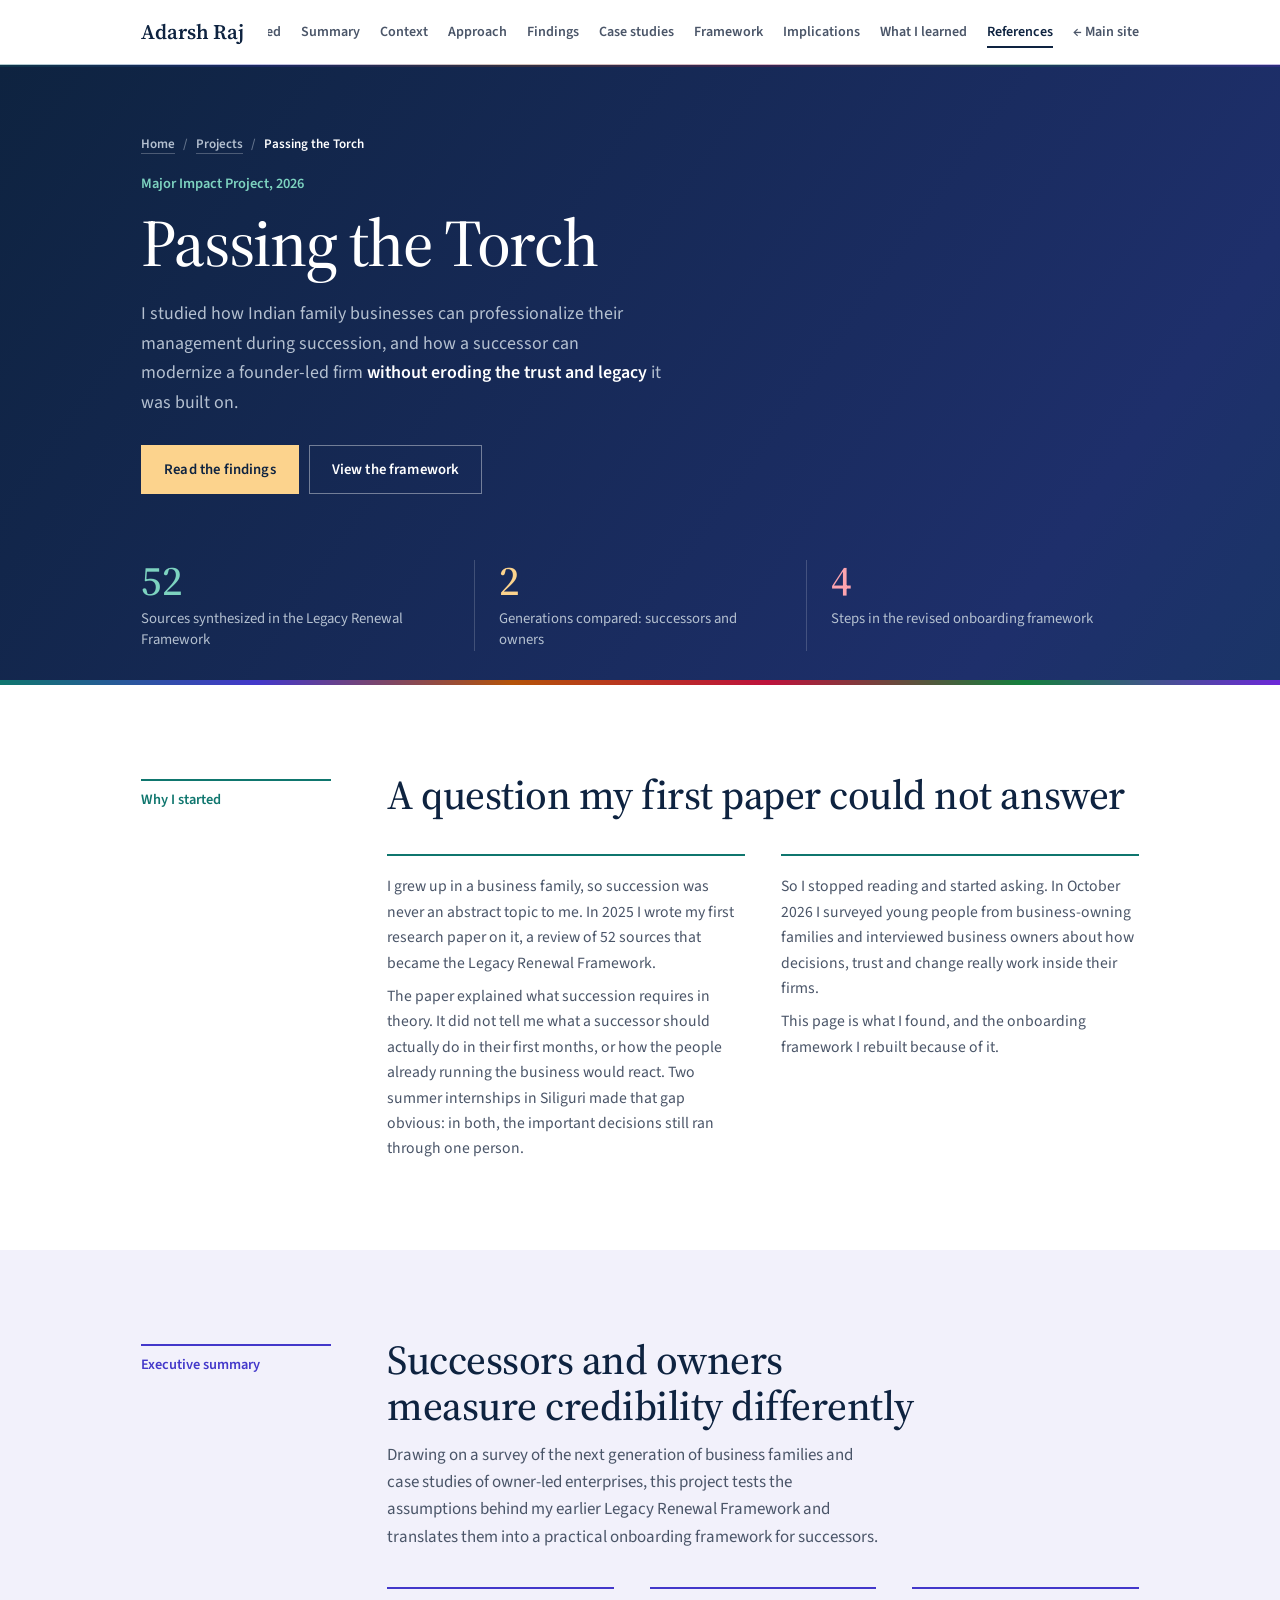
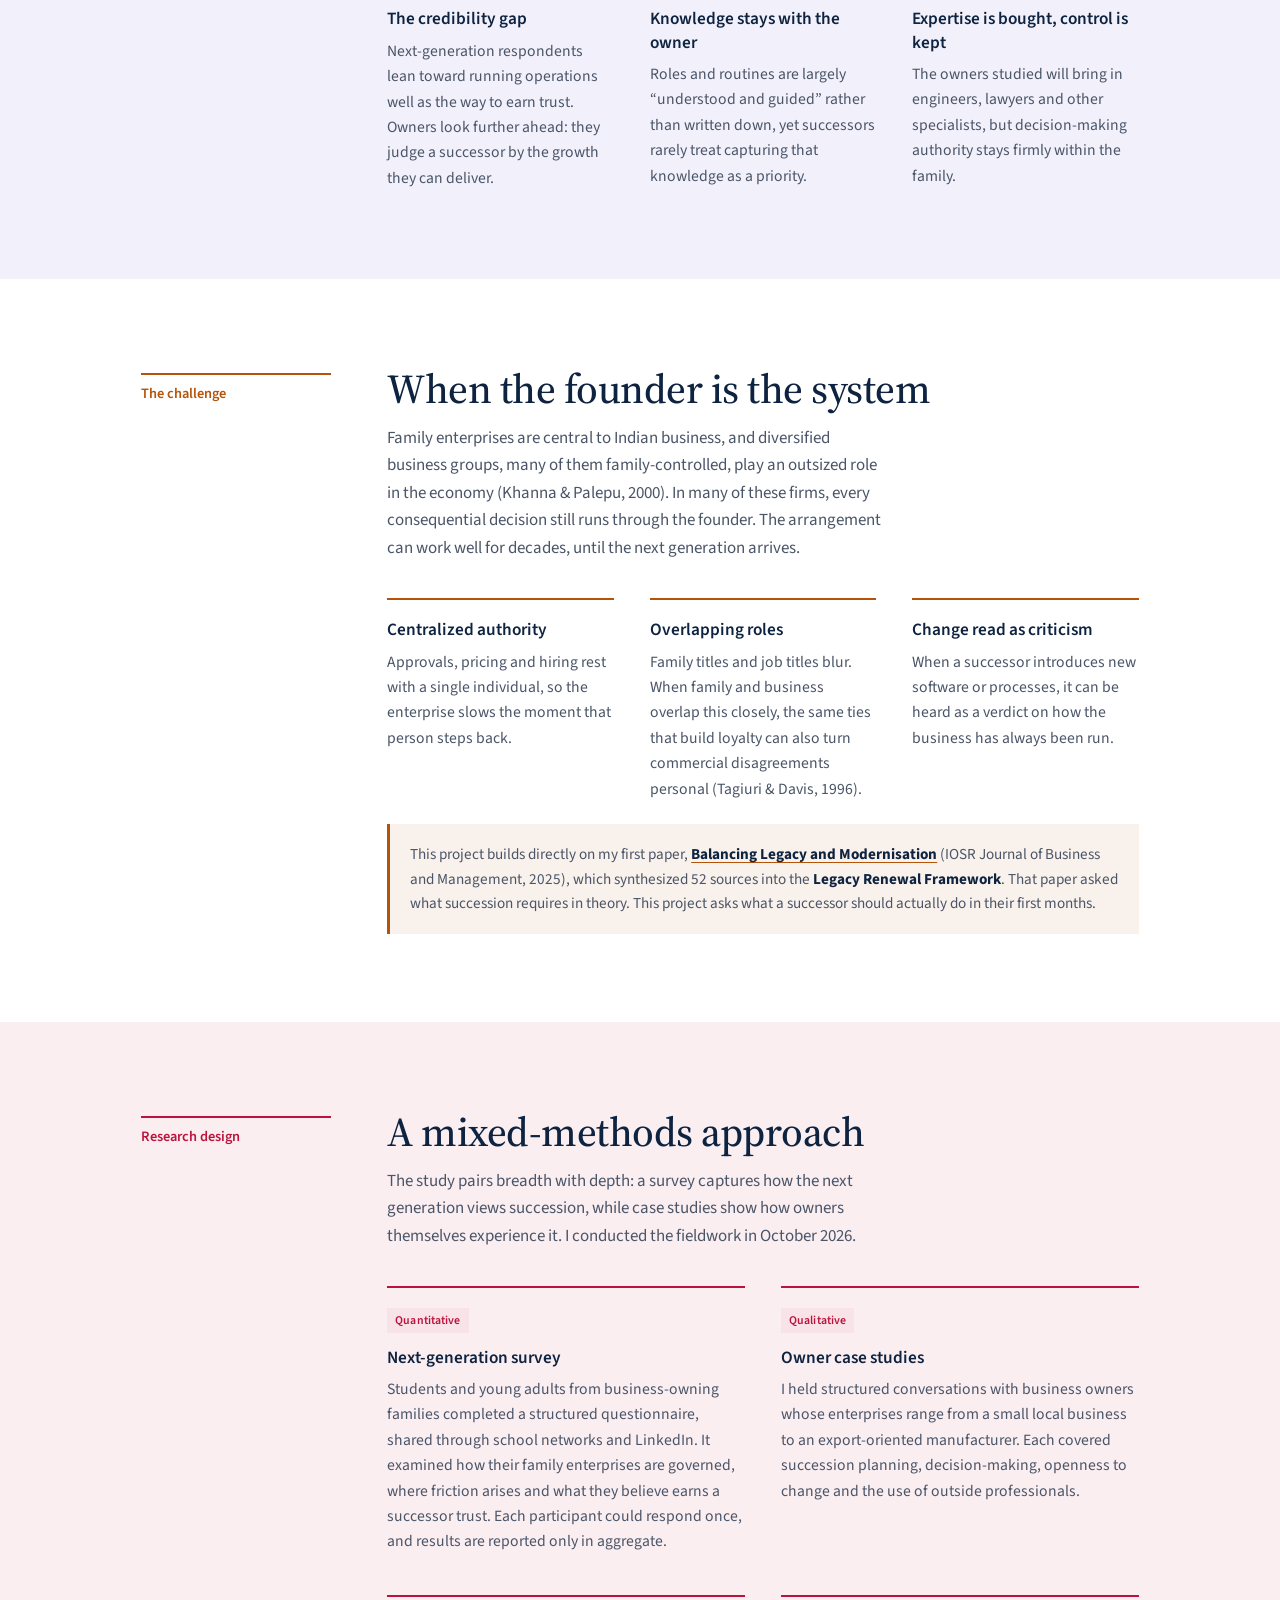
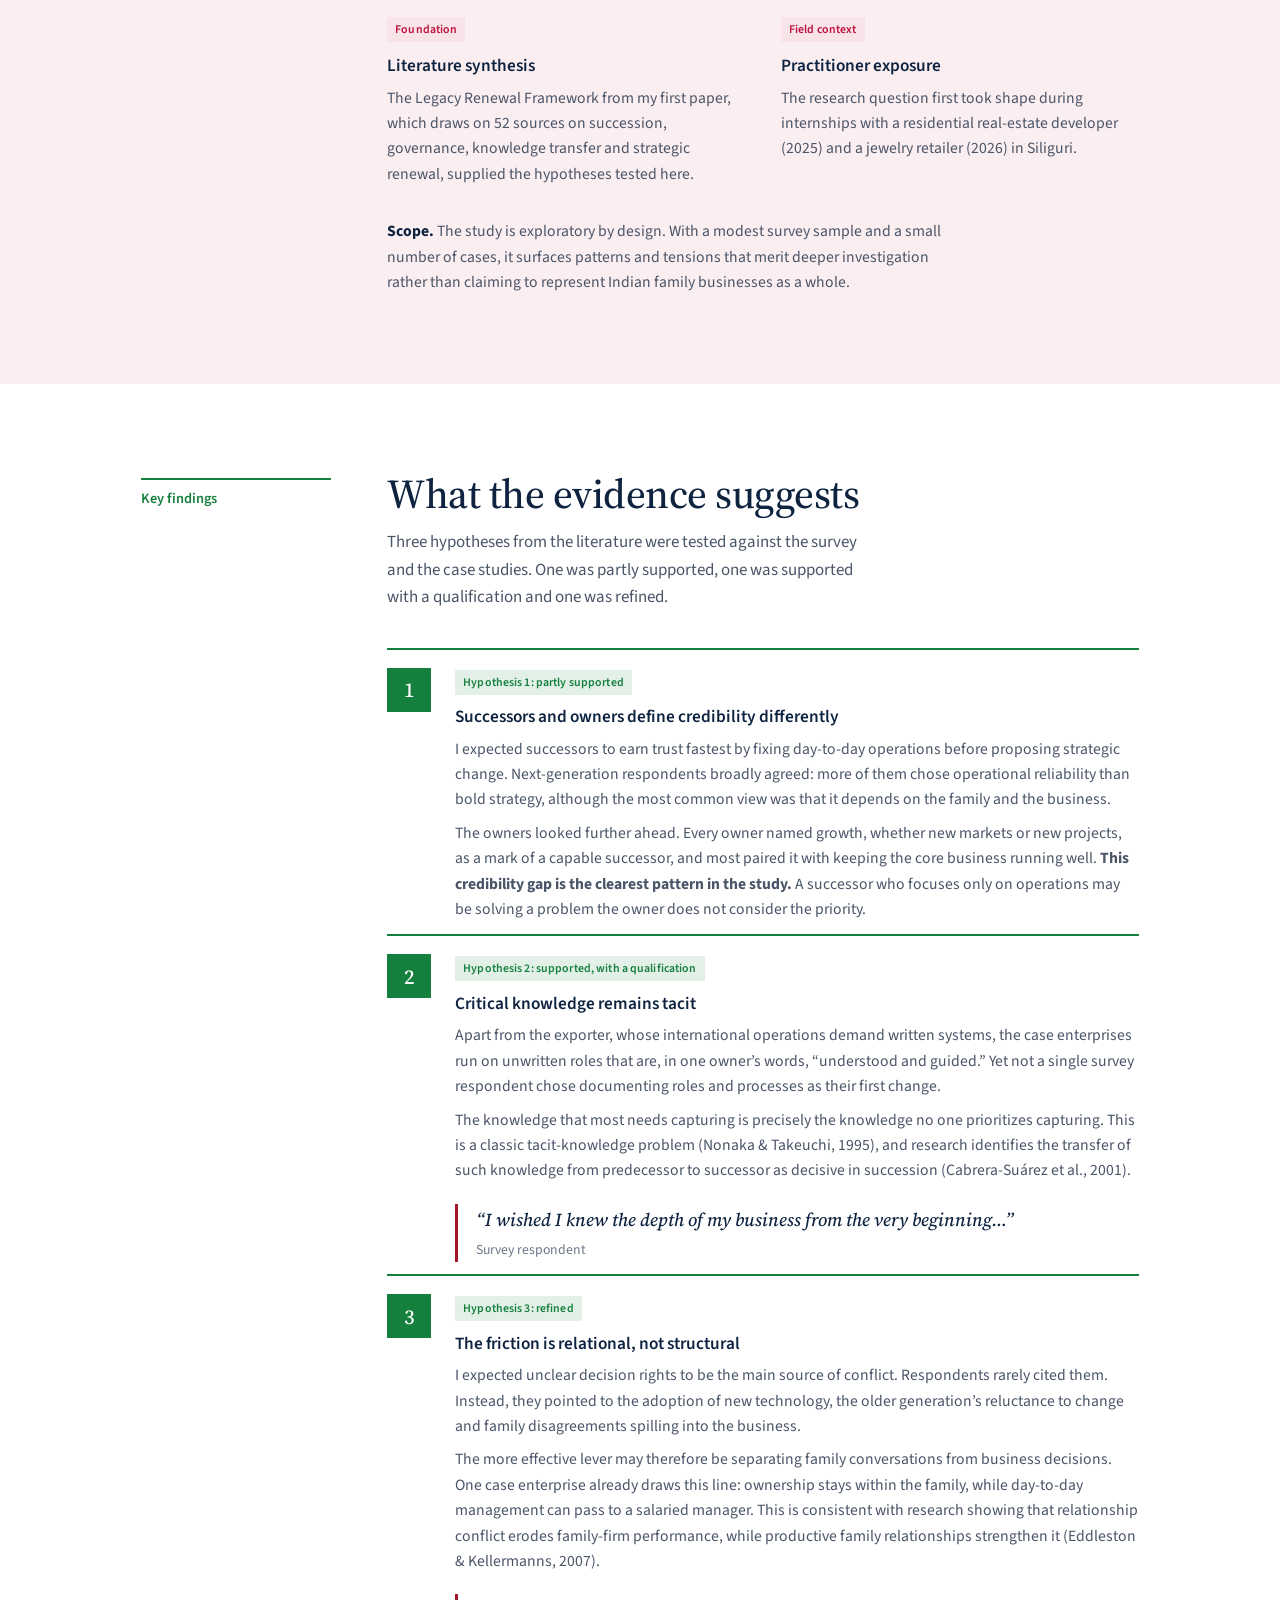
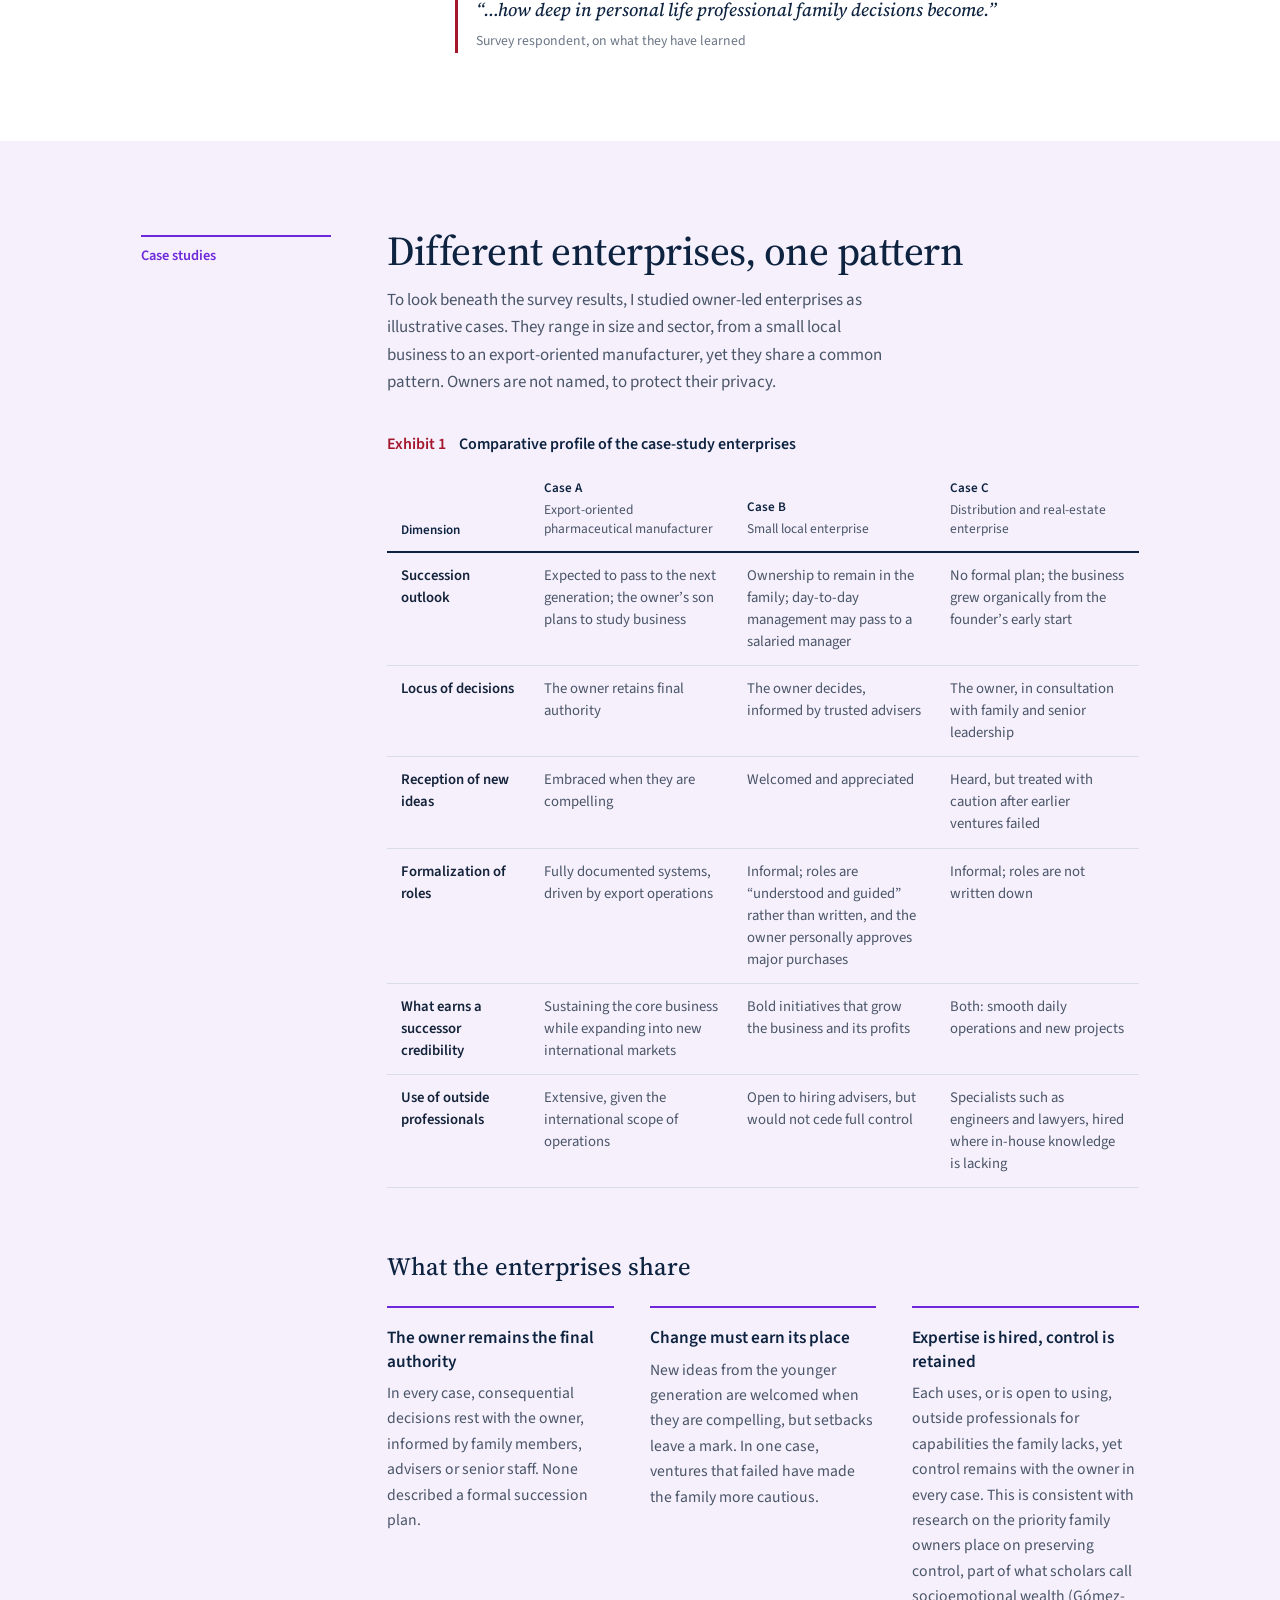
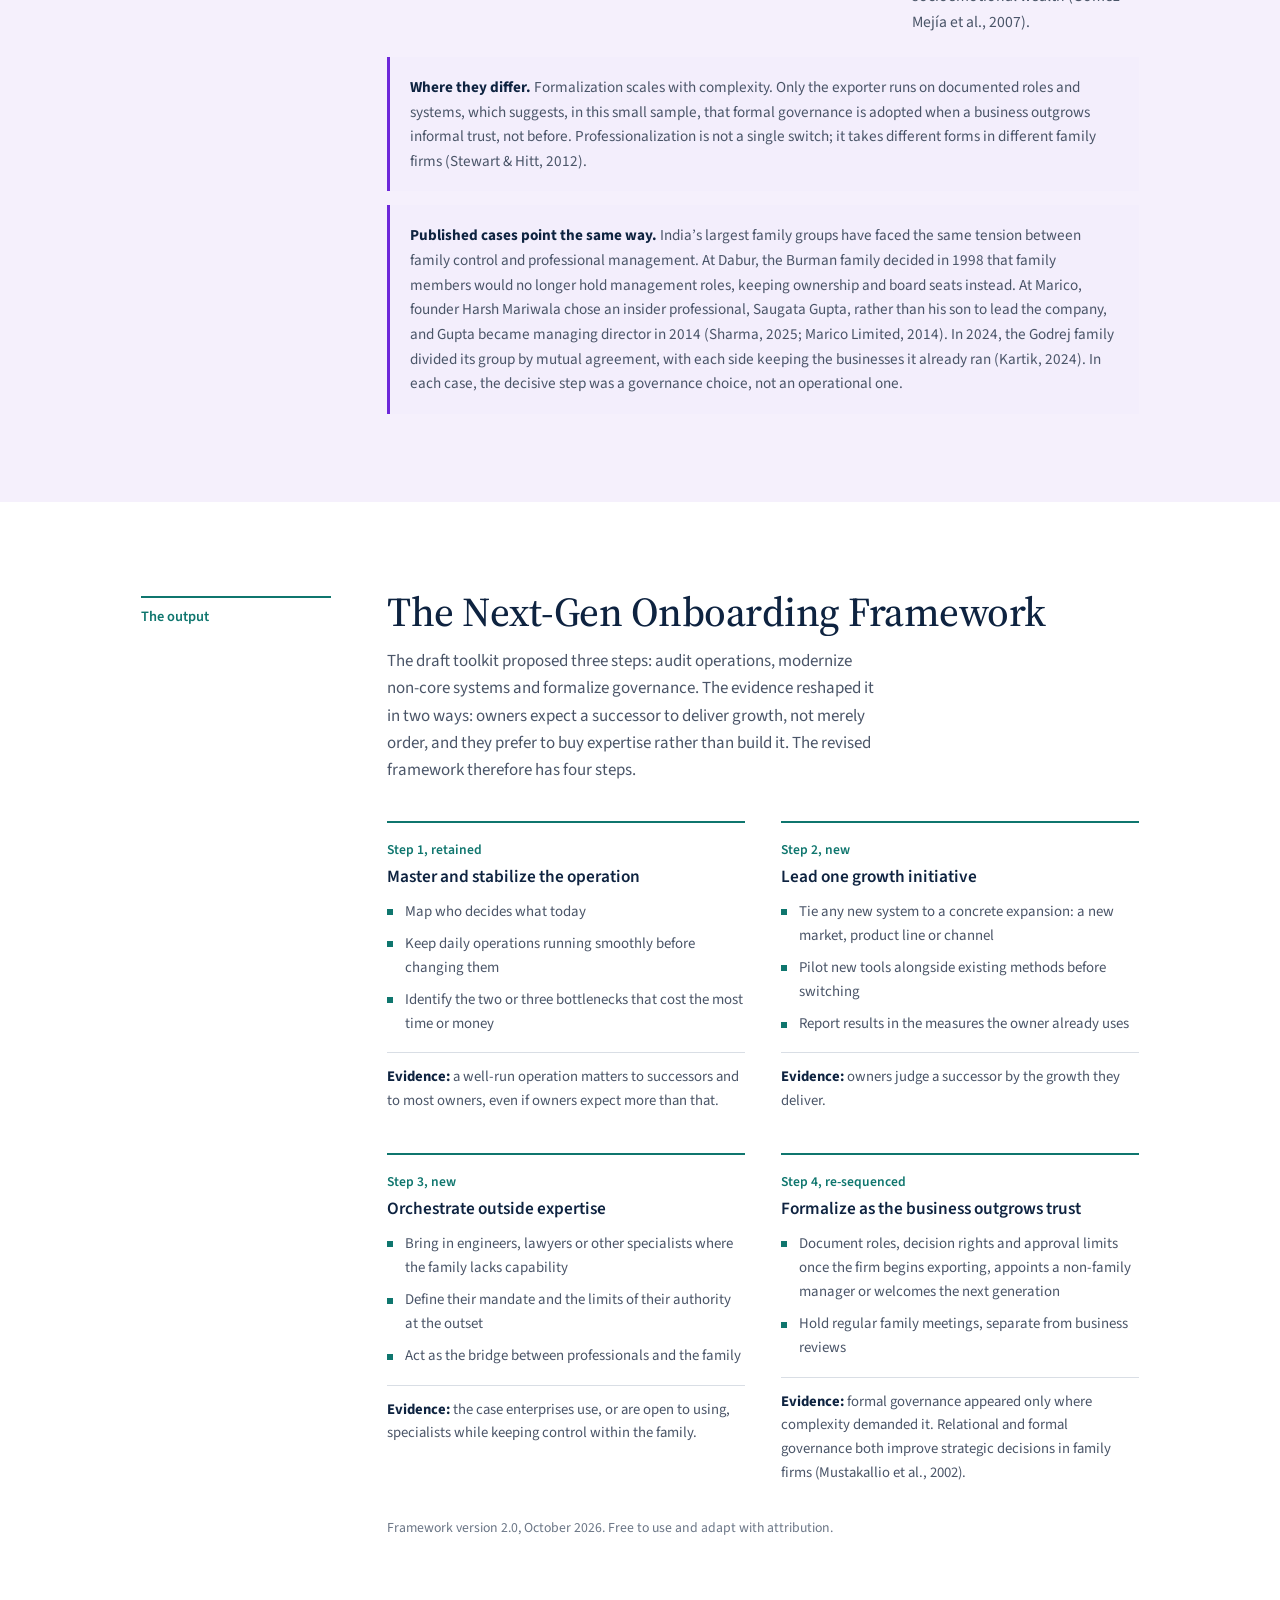
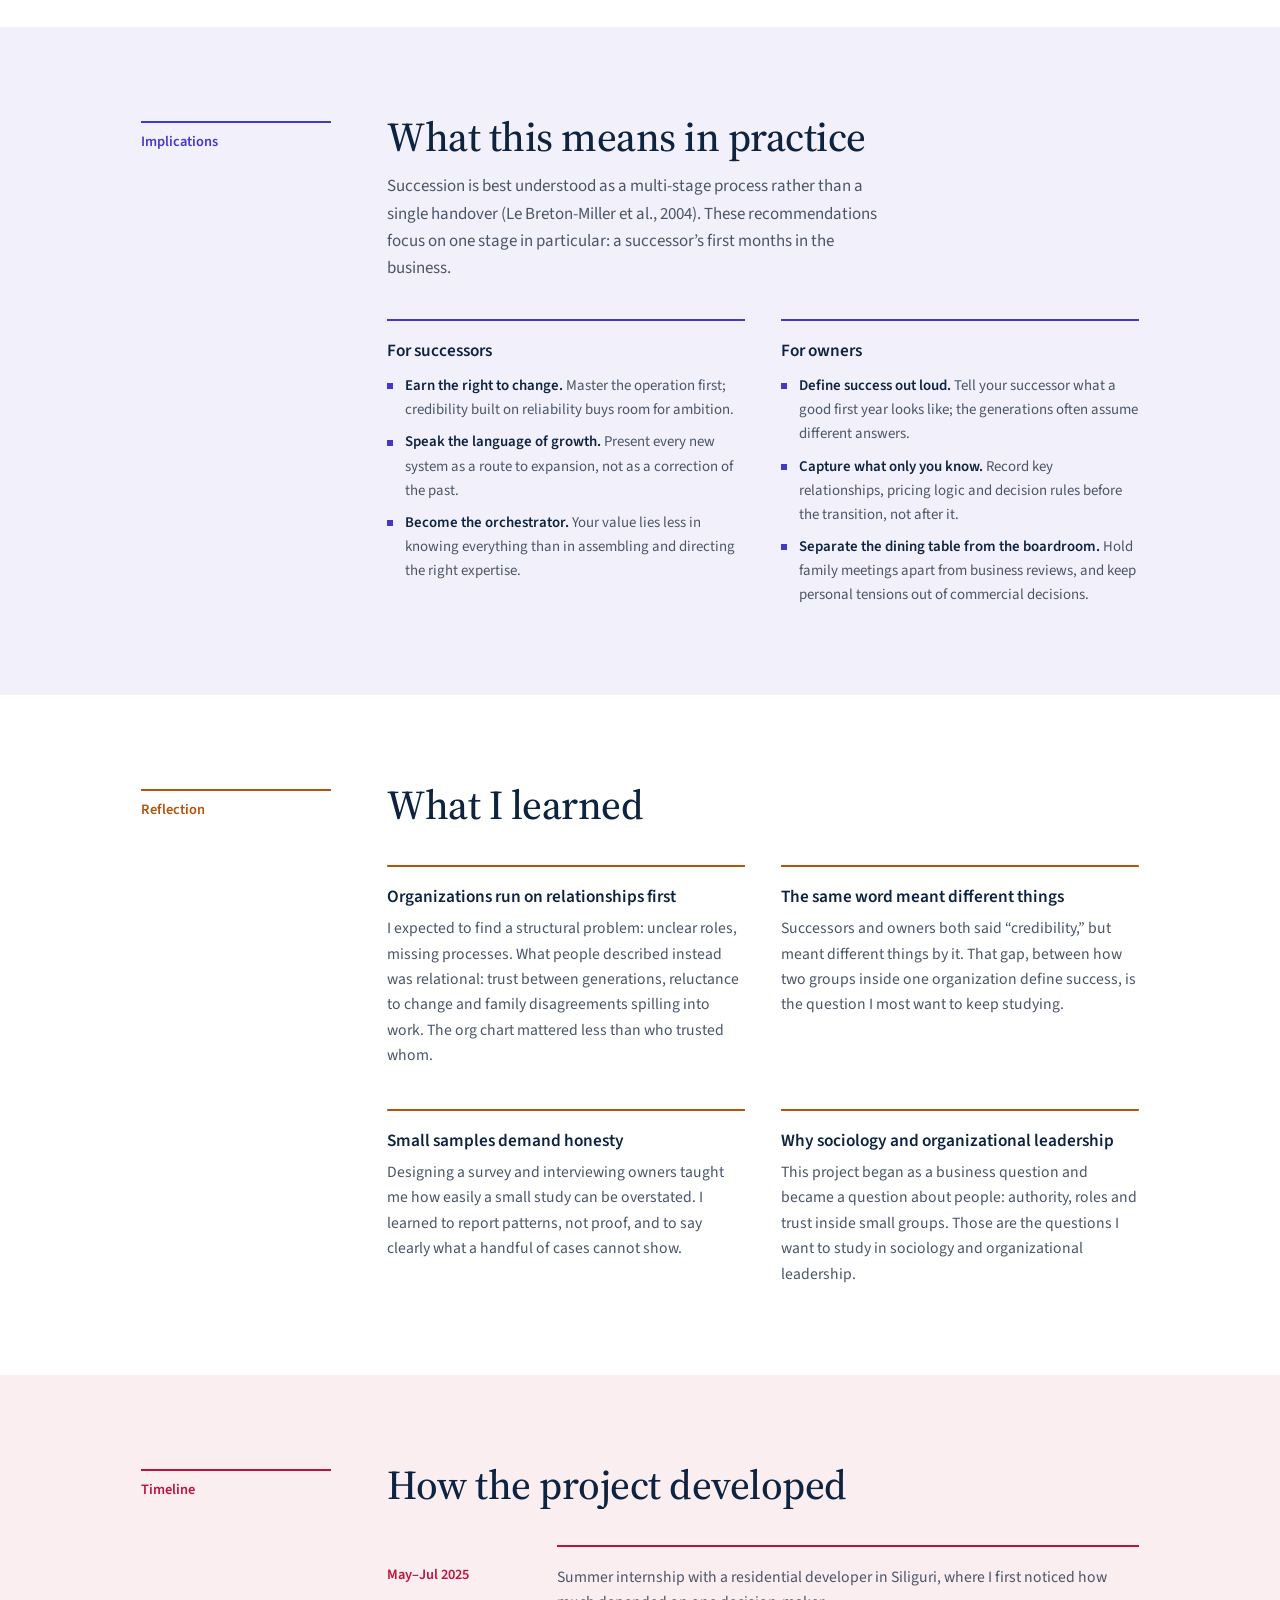
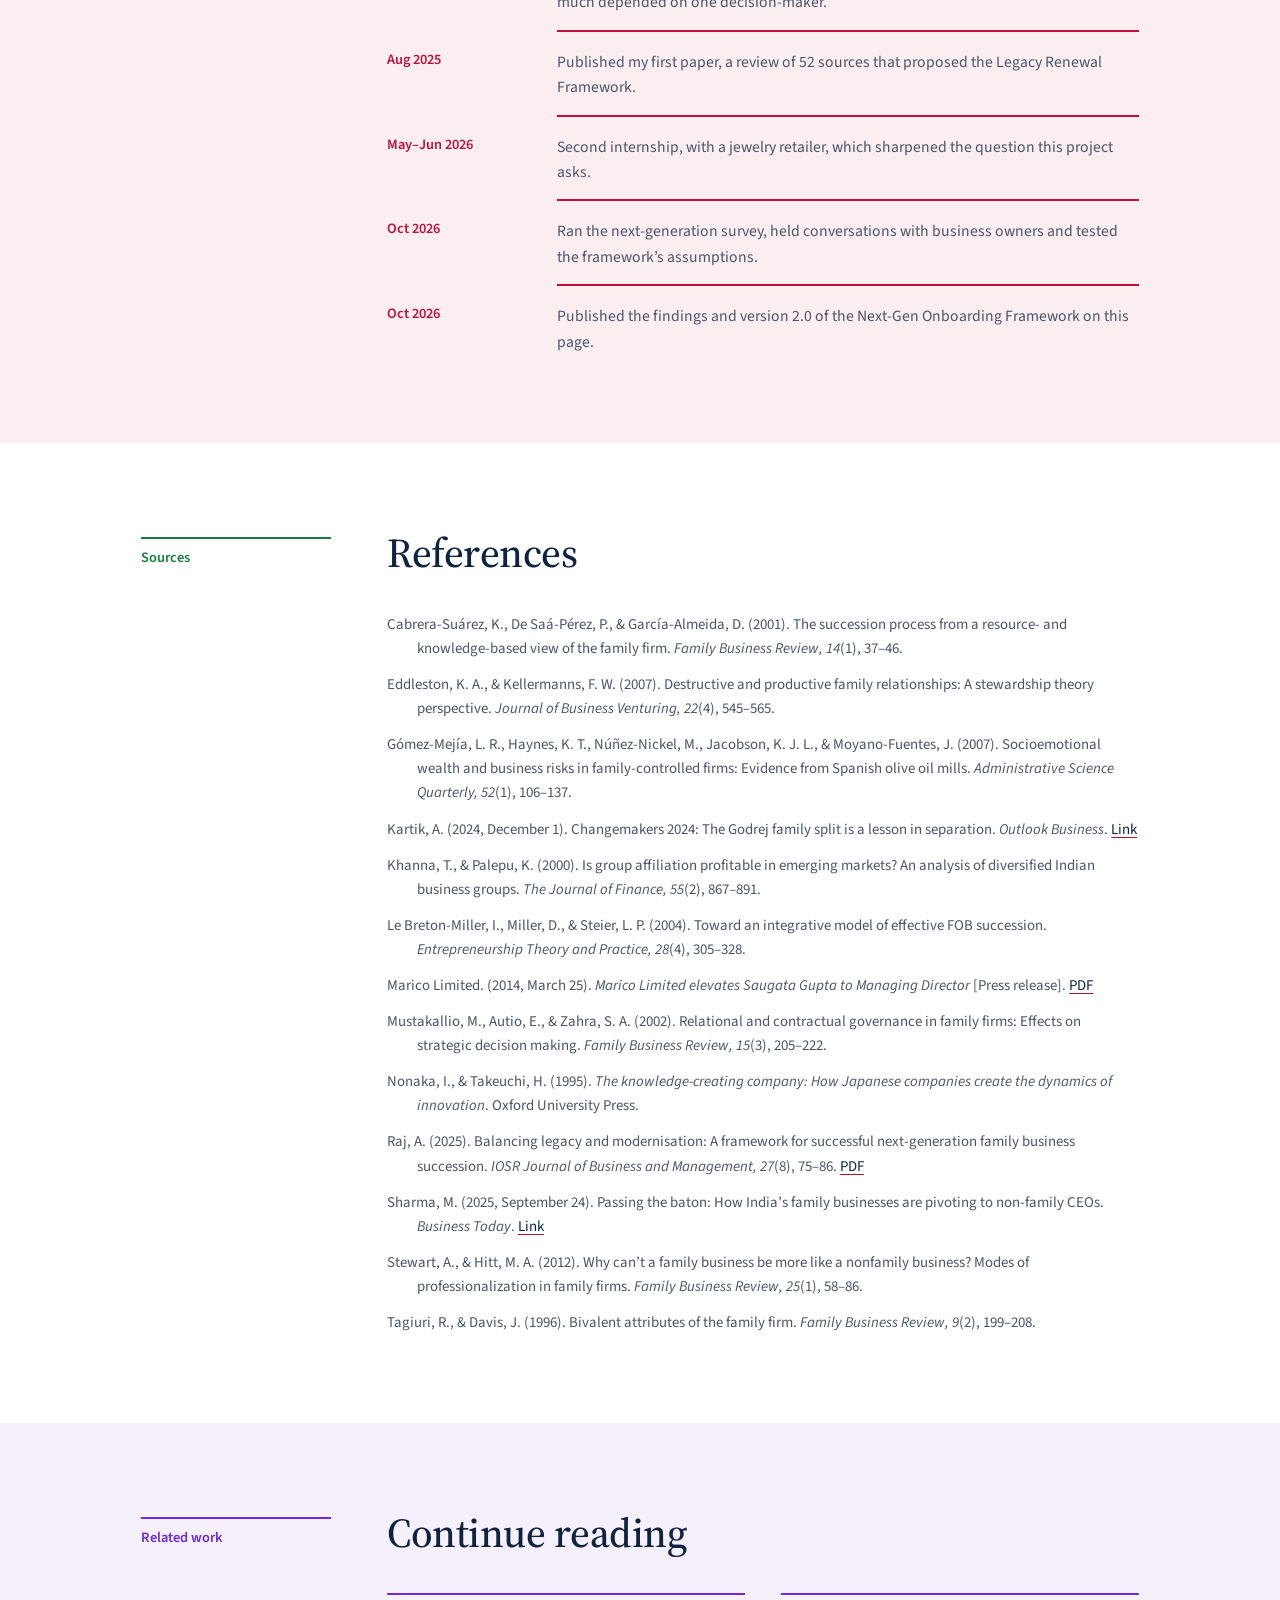
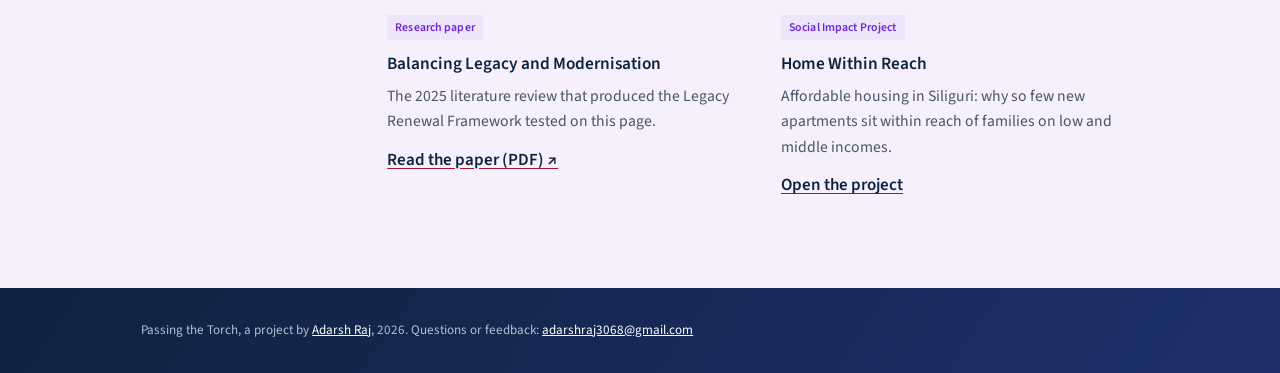
<file: passing-the-torch/index.html>
<!doctype html>
<html lang="en">
<head>
<meta charset="utf-8">
<meta name="viewport" content="width=device-width, initial-scale=1, viewport-fit=cover">
<title>Passing the Torch: Family Business Succession in India</title>
<link rel="icon" href="/favicon.ico" sizes="any">
<link rel="icon" href="/icon-192.png" type="image/png" sizes="192x192">
<link rel="apple-touch-icon" href="/apple-touch-icon.png">
<meta name="theme-color" content="#0E2340">
<meta name="referrer" content="strict-origin-when-cross-origin">
<link rel="canonical" href="https://adarshraj.co.in/passing-the-torch/">
<meta property="og:type" content="article">
<meta property="og:site_name" content="Adarsh Raj">
<meta property="og:title" content="Passing the Torch: Family Business Succession in India">
<meta property="og:description" content="How Indian family businesses can professionalize during succession: a next-generation survey, owner case studies and a four-step onboarding framework.">
<meta property="og:url" content="https://adarshraj.co.in/passing-the-torch/">
<meta property="og:image" content="https://adarshraj.co.in/img/og-passing-the-torch.png">
<meta property="og:image:width" content="1200">
<meta property="og:image:height" content="630">
<meta property="og:image:alt" content="Passing the Torch: a project by Adarsh Raj">
<meta property="og:locale" content="en_IN">
<meta name="twitter:card" content="summary_large_image">
<meta name="twitter:title" content="Passing the Torch: Family Business Succession in India">
<meta name="twitter:description" content="How Indian family businesses can professionalize during succession: a next-generation survey, owner case studies and a four-step onboarding framework.">
<meta name="twitter:image" content="https://adarshraj.co.in/img/og-passing-the-torch.png">
<script type="application/ld+json">{"@context":"https://schema.org","@graph":[{"@type":"Article","headline":"Passing the Torch","description":"How Indian family businesses can professionalize during succession: a next-generation survey, owner case studies and a four-step onboarding framework.","url":"https://adarshraj.co.in/passing-the-torch/","datePublished":"2026-10-15","dateModified":"2026-10-15","inLanguage":"en-IN","image":"https://adarshraj.co.in/img/og-passing-the-torch.png","author":{"@id":"https://adarshraj.co.in/#adarsh"},"about":"Family business succession in India","isPartOf":{"@type":"WebSite","url":"https://adarshraj.co.in/","name":"Adarsh Raj"}},{"@type":"Person","@id":"https://adarshraj.co.in/#adarsh","name":"Adarsh Raj","url":"https://adarshraj.co.in/","image":"https://adarshraj.co.in/img/adarsh.jpg","sameAs":["https://www.linkedin.com/in/adarshraj3068"]},{"@type":"BreadcrumbList","itemListElement":[{"@type":"ListItem","position":1,"name":"Home","item":"https://adarshraj.co.in/"},{"@type":"ListItem","position":2,"name":"Projects","item":"https://adarshraj.co.in/#impact"},{"@type":"ListItem","position":3,"name":"Passing the Torch","item":"https://adarshraj.co.in/passing-the-torch/"}]}]}</script>
<meta name="description" content="How Indian family businesses can professionalize during succession: a next-generation survey, owner case studies and a four-step onboarding framework.">
<link rel="preconnect" href="https://fonts.googleapis.com">
<link rel="preconnect" href="https://fonts.gstatic.com" crossorigin>
<link rel="stylesheet" href="https://fonts.googleapis.com/css2?family=Source+Serif+4:ital,opsz,wght@0,8..60,500;0,8..60,600;1,8..60,500&family=Source+Sans+3:ital,wght@0,400;0,600;0,700;1,400&display=swap">
<style>
/* Passing the Torch: project report. Institutional system: navy, white and crimson; Source Serif 4 and Source Sans 3. */
:root{
  --bg:#FFFFFF; --bg2:#F3F5F8; --card:#FFFFFF; --card2:#F7F8FA; --line:#D9DEE5;
  --text:#14233A; --muted:#4A5568; --dim:#6B7686;
  --gold:#A4162B; --gold2:#0E2340; --goldsoft:rgba(14,35,64,.045); --blue:#2F5D8A;
  --navy:#0E2340; --navy2:#1B355A; --crimson:#A4162B; --onnavy:#F2F5F9; --onnavy2:#B4C0D0;
  --display:"Source Serif 4",Georgia,"Times New Roman",serif; --body:"Source Sans 3",system-ui,-apple-system,"Segoe UI",sans-serif; --mono:"Source Sans 3",system-ui,sans-serif;
  color-scheme:light;
}
*{box-sizing:border-box}
html{scroll-behavior:smooth}
@media (prefers-reduced-motion:reduce){html{scroll-behavior:auto}*{animation:none!important;transition:none!important}}
body{background:var(--bg);color:var(--text);font:400 1rem/1.65 var(--body);-webkit-font-smoothing:antialiased}
a{color:inherit}
:focus-visible{outline:2px solid var(--gold);outline-offset:3px;border-radius:6px}
.wrap{max-width:1100px;margin:0 auto;padding-inline:max(16px,4vw)}
.glow{position:fixed;inset:auto;border-radius:50%;filter:blur(100px);pointer-events:none;z-index:0;opacity:.35}
.glow.a{width:560px;height:560px;background:#cfe5da;top:-200px;left:-180px}
.glow.b{width:480px;height:480px;background:#efe3c9;top:40%;right:-220px;opacity:.22}
main,nav,footer{position:relative;z-index:1}

/* nav */
nav{position:sticky;top:env(safe-area-inset-top,0px);z-index:20;background:rgba(247,245,240,.88);backdrop-filter:blur(14px);-webkit-backdrop-filter:blur(14px);border-bottom:1px solid var(--line)}
nav .wrap{display:flex;align-items:center;gap:24px;height:60px}
.brand{font:600 1.1rem var(--display);text-decoration:none;white-space:nowrap}
.brand span{color:var(--gold)}
.links{display:flex;gap:20px;overflow-x:auto;scrollbar-width:none;margin-left:auto;mask-image:linear-gradient(90deg,#000 90%,transparent)}
.links::-webkit-scrollbar{display:none}
.links a{font:600 .82rem var(--body);color:var(--muted);text-decoration:none;white-space:nowrap;padding:6px 0}
.links a:hover{color:var(--gold)}

/* hero */
.hero{display:grid;grid-template-columns:minmax(0,1fr) 300px;gap:56px;align-items:center;padding-block:80px 64px}
.eyebrow{font:500 .72rem/1 var(--mono);letter-spacing:.16em;text-transform:uppercase;color:var(--gold)}
h1{font:500 clamp(2.6rem,6vw,4.4rem)/1.03 var(--display);letter-spacing:-.02em;margin:16px 0 20px;text-wrap:balance}
h1 em{color:var(--gold);font-style:italic}
.lede{color:var(--muted);font-size:1.08rem;max-width:56ch;margin:0}
.lede b{color:var(--text);font-weight:600}
.ctas{display:flex;flex-wrap:wrap;gap:10px;margin-top:28px}
.btn{display:inline-flex;align-items:center;gap:8px;padding:12px 18px;border-radius:12px;font:600 .9rem var(--body);text-decoration:none;border:1px solid var(--line);background:var(--card);transition:transform .2s,border-color .2s,background .2s}
.btn:hover{transform:translateY(-2px);border-color:var(--gold2)}
.btn.gold{background:#1F5C4A;color:#fff;border-color:transparent}
.portrait{position:relative;justify-self:center;width:100%;max-width:300px}
.portrait .ring{aspect-ratio:1;border-radius:50%;padding:6px;background:conic-gradient(from 200deg,var(--gold),#9cc4b4,var(--gold))}
.portrait img{width:100%;height:100%;object-fit:cover;border-radius:50%;display:block;border:6px solid var(--bg)}
.stats{display:grid;grid-template-columns:repeat(4,minmax(0,1fr));gap:12px;margin-top:48px;padding-top:28px;border-top:1px solid var(--line)}
.stat b{display:block;font:500 2rem/1.1 var(--display);color:var(--gold);font-variant-numeric:tabular-nums}
.stat span{font-size:.82rem;color:var(--muted)}

/* sections */
section{padding-block:72px;border-top:1px solid var(--line);scroll-margin-top:60px}
.head{margin-bottom:32px;max-width:680px}
h2{font:500 clamp(1.8rem,3.4vw,2.5rem)/1.12 var(--display);margin:10px 0 8px;text-wrap:balance}
h2 em{color:var(--gold);font-style:italic}
.head p{color:var(--muted);margin:0}
h3{font:600 1.05rem/1.35 var(--body);margin:0}
.card{background:var(--card);border:1px solid var(--line);border-radius:18px;padding:22px}
.card p{color:var(--muted);font-size:.93rem;margin:8px 0 0}
.meta{font:500 .74rem/1.4 var(--mono);color:var(--dim);margin-top:4px;letter-spacing:.02em}
.grid2{display:grid;grid-template-columns:repeat(2,minmax(0,1fr));gap:16px}
.grid3{display:grid;grid-template-columns:repeat(3,minmax(0,1fr));gap:16px}
.pill{display:inline-block;font:600 .68rem var(--body);padding:4px 10px;border-radius:99px;background:var(--goldsoft);color:var(--gold);white-space:nowrap}
.pill.blue{background:rgba(31,78,121,.08);color:var(--blue)}
.top{display:flex;justify-content:space-between;align-items:flex-start;gap:12px}
ul.clean{list-style:none;padding:0;margin:12px 0 0;display:grid;gap:8px}
ul.clean li{color:var(--muted);font-size:.93rem;padding-left:18px;position:relative}
ul.clean li::before{content:"";position:absolute;left:0;top:.62em;width:7px;height:7px;border-radius:2px;background:var(--gold2)}
ul.clean b{color:var(--text);font-weight:600}

/* impact */
.impact{position:relative;overflow:hidden;padding:28px;border-radius:22px;background:linear-gradient(160deg,var(--card2),var(--card));border:1px solid var(--line)}
.impact h3{font:500 1.6rem/1.2 var(--display);margin-top:14px}
.impact .sub{color:var(--gold);font-weight:600;font-size:.9rem;margin-top:4px}
.impact .soon{margin-top:18px;font:500 .76rem var(--mono);color:var(--dim)}

/* research */
.feature{display:grid;grid-template-columns:minmax(0,1.3fr) minmax(0,1fr);gap:16px}
.paper.big h3{font:500 1.45rem/1.25 var(--display)}
dl.facts{display:grid;grid-template-columns:repeat(3,minmax(0,1fr));gap:12px;margin:20px 0 0}
dl.facts dt{font:500 .66rem var(--mono);letter-spacing:.1em;text-transform:uppercase;color:var(--dim)}
dl.facts dd{margin:4px 0 0;font:500 1.15rem var(--display);color:var(--gold)}
.chips{display:flex;flex-wrap:wrap;gap:6px;margin-top:14px}
.chips span{font:500 .72rem var(--mono);padding:4px 10px;border-radius:99px;border:1px solid var(--line);color:var(--muted)}
.chips span.q{border-style:dashed;color:var(--gold)}

/* timeline-ish list */
.list{display:grid;gap:14px}
.row{display:grid;grid-template-columns:150px minmax(0,1fr);gap:20px}
.row .when{font:500 .78rem/1.5 var(--mono);color:var(--gold);padding-top:3px}

/* honors */
.honors{display:grid;gap:12px}
.honor{display:grid;grid-template-columns:76px minmax(0,1fr);gap:18px;align-items:start}
.honor .yr{font:500 1.3rem/1 var(--display);color:var(--gold);font-variant-numeric:tabular-nums}

/* medals */
.medals{display:grid;grid-template-columns:repeat(auto-fill,minmax(220px,1fr));gap:12px;margin-top:16px}
.medal{display:flex;gap:12px;align-items:flex-start;background:var(--bg2);border:1px solid var(--line);border-radius:14px;padding:14px}
.dot{flex:none;width:30px;height:30px;border-radius:50%;display:grid;place-items:center;font:700 .7rem var(--body);color:#15110a}
.dot.g{background:linear-gradient(135deg,#f1d68f,#c9a04c)}
.dot.s{background:linear-gradient(135deg,#e7ebf1,#a7b0bd)}
.dot.b{background:linear-gradient(135deg,#e2a774,#a8683a)}
.medal b{display:block;font-size:.9rem}
.medal span{font-size:.8rem;color:var(--muted)}

/* origin */
.origin{border-radius:24px;padding:36px;background:radial-gradient(120% 120% at 0% 0%,rgba(31,92,74,.06),transparent 55%),var(--card);border:1px solid var(--gold2)}
.origin .years{font:500 .78rem var(--mono);color:var(--gold);letter-spacing:.08em}

/* gallery */
.gallery{display:grid;grid-template-columns:repeat(auto-fill,minmax(170px,1fr));gap:14px}
.gallery button{all:unset;cursor:pointer;display:block;border-radius:14px;overflow:hidden;background:var(--card);border:1px solid var(--line);transition:transform .2s,border-color .2s}
.gallery button:hover{transform:translateY(-3px);border-color:var(--gold2)}
.gallery button:focus-visible{outline:2px solid var(--gold);outline-offset:3px}
.gallery img{display:block;width:100%;aspect-ratio:4/3;object-fit:cover;background:#fff}
.gallery span{display:block;padding:10px 12px;font-size:.78rem;color:var(--muted);line-height:1.35}
.lb{position:fixed;inset:0;z-index:50;background:rgba(5,9,16,.92);display:grid;place-items:center;padding:24px}
.lb img{max-width:min(1100px,100%);max-height:80vh;border-radius:10px;background:#fff}
.lb p{margin:14px 0 0;text-align:center;color:var(--muted);font-size:.9rem}
.lb .x{position:absolute;top:16px;right:16px;all:unset;cursor:pointer;width:42px;height:42px;border-radius:50%;display:grid;place-items:center;background:var(--card);border:1px solid var(--line);font-size:1.3rem;color:var(--text)}
.lb .x{position:absolute;top:16px;right:16px}

/* contact */
.contact{display:flex;flex-wrap:wrap;gap:12px;align-items:center}
.copy{display:flex;gap:8px;align-items:center;background:var(--card);border:1px solid var(--line);border-radius:12px;padding:6px 6px 6px 14px}
.copy code{font:500 .9rem var(--mono);user-select:all;word-break:break-all}
.copy button{font:600 .8rem var(--body);padding:8px 12px;border-radius:9px;border:0;background:var(--gold);color:#fff;cursor:pointer}
footer{border-top:1px solid var(--line);padding-block:28px;color:var(--dim);font-size:.82rem}

@media (max-width:900px){
  .hero{grid-template-columns:minmax(0,1fr);gap:32px;padding-block:48px}
  .portrait{order:-1;max-width:200px;justify-self:start}
  .grid3{grid-template-columns:repeat(2,minmax(0,1fr))}
  .feature{grid-template-columns:minmax(0,1fr)}
  .brand{display:none}.links{margin-left:0}
}
@media (max-width:620px){
  .grid2,.grid3{grid-template-columns:minmax(0,1fr)}
  .stats{grid-template-columns:repeat(2,minmax(0,1fr))}
  .row{grid-template-columns:minmax(0,1fr);gap:4px}
  .honor{grid-template-columns:58px minmax(0,1fr)}
  section{padding-block:54px}
  .origin{padding:24px}
  dl.facts{grid-template-columns:repeat(2,minmax(0,1fr))}
}

.hero.solo{grid-template-columns:minmax(0,1fr);padding-block:72px 40px}
.big{font:500 2rem/1.1 var(--display);color:var(--gold);font-variant-numeric:tabular-nums}
.src{display:block;margin-top:8px;font:500 .7rem var(--mono);color:var(--dim)}
.callout{margin-top:22px;padding:18px 20px;border-radius:16px;border:1px solid var(--gold2);background:var(--goldsoft);color:var(--muted);font-size:.95rem}
.callout b{color:var(--text)}
.tablewrap{overflow-x:auto;margin-top:12px}
table{width:100%;border-collapse:collapse;font-size:.92rem;min-width:420px}
th,td{text-align:left;padding:12px 14px;border-bottom:1px solid var(--line)}
th{font:500 .7rem var(--mono);letter-spacing:.08em;text-transform:uppercase;color:var(--dim)}
td{color:var(--muted)} td:first-child{color:var(--text);font-weight:600}
.steps{display:grid;gap:12px}
.step{display:grid;grid-template-columns:52px minmax(0,1fr);gap:16px;align-items:start}
.step .n{width:44px;height:44px;border-radius:50%;display:grid;place-items:center;font:600 1.2rem var(--display);color:#fff;background:#1F5C4A}
.n2{font:500 .72rem var(--mono);color:var(--gold);letter-spacing:.1em;text-transform:uppercase;margin-bottom:6px}
.calc{display:grid;grid-template-columns:minmax(0,1.2fr) minmax(0,1fr);gap:24px}
.inputs{display:grid;gap:12px}
.inputs label{display:grid;gap:6px;font-size:.85rem;color:var(--muted)}
.inputs input{font:500 1rem var(--body);padding:11px 12px;border-radius:10px;border:1px solid var(--line);background:var(--bg2);color:var(--text);width:100%}
.inputs input:focus{outline:2px solid var(--gold);outline-offset:1px}
.out{display:grid;gap:10px;align-content:start}
.out div{display:flex;justify-content:space-between;gap:12px;padding:12px 14px;border-radius:12px;background:var(--bg2);border:1px solid var(--line)}
.out span{color:var(--muted);font-size:.88rem}
.out b{font-variant-numeric:tabular-nums}
.out .hl{border-color:var(--gold2);background:var(--goldsoft)}
.out .hl b{color:var(--gold);font:500 1.3rem var(--display)}
.out p{margin:4px 0 0;font-size:.85rem;color:var(--muted)}
ol.refs{color:var(--muted);font-size:.9rem;display:grid;gap:8px;padding-left:20px;margin:0}
ol.refs a{color:var(--gold)}
footer a{color:var(--gold)}
@media (max-width:760px){.calc{grid-template-columns:minmax(0,1fr)}}

body{margin:0}img{max-width:100%}[hidden]{display:none!important}
/* Institutional layer: white paper, navy ink, crimson markers, Source Serif 4 + Source Sans 3 */
body{font:400 1.0625rem/1.62 var(--body);color:var(--text);overflow-x:clip;font-feature-settings:"tnum" 0}
.glow{display:none}
:focus-visible{outline:2px solid var(--crimson);outline-offset:3px;border-radius:0}

/* nav */
nav{background:rgba(255,255,255,.94);border-bottom:1px solid var(--line)}
nav .wrap{height:64px}
.brand{font:600 1.3rem/1 var(--display);color:var(--navy);letter-spacing:-.005em}
.brand span{color:var(--navy)}
.links a{font:600 .88rem var(--body);color:var(--muted)}
.links a:hover{color:var(--crimson)}
@media (min-width:1100px){.links{-webkit-mask-image:none;mask-image:none}}

/* cover band: the first block of every page */
main > .wrap:first-child{max-width:none;background:var(--navy);color:var(--onnavy);padding-inline:calc(max(16px,4vw) + max(0px,(100% - 1100px) / 2))}
.hero{grid-template-columns:minmax(0,1fr) 280px;gap:72px;padding-block:76px 8px}
.hero .eyebrow{color:var(--onnavy2);border:0;padding:0;width:auto;font:600 .9rem/1.3 var(--body)}
h1{font:500 clamp(2.7rem,5.2vw,4.35rem)/1.04 var(--display);letter-spacing:-.018em;margin:14px 0 22px;color:#fff}
h1 em,h2 em{font-style:inherit;color:inherit}
.hero .lede{color:var(--onnavy2);font-size:1.12rem;line-height:1.65;max-width:58ch}
.hero .lede b{color:#fff;font-weight:600}
.hero .pill{background:transparent;color:var(--onnavy);border:1px solid rgba(255,255,255,.35)}
.btn{border-radius:0;padding:13px 22px;font:600 .92rem var(--body);letter-spacing:.01em;background:transparent;color:var(--navy);border:1px solid var(--navy)}
.btn:hover{transform:none;background:var(--navy);color:#fff;border-color:var(--navy)}
.hero .btn{color:#fff;border-color:rgba(255,255,255,.4)}
.hero .btn:hover{background:#fff;color:var(--navy);border-color:#fff}
.btn.gold,.hero .btn.gold{background:#fff;color:var(--navy);border-color:#fff}
.btn.gold:hover,.hero .btn.gold:hover{background:var(--onnavy2);border-color:var(--onnavy2);color:var(--navy)}
.portrait{max-width:280px}
.portrait .ring{aspect-ratio:4/5;border-radius:0;padding:0;background:none}
.portrait img{border-radius:0;border:0;object-fit:cover}
.stats{border-top:0;margin-top:0;padding-block:26px 34px;gap:0}
.stat{padding:0 24px;border-left:1px solid rgba(255,255,255,.18)}
.stat:first-child{padding-left:0;border-left:0}
.stat b{font:500 2.6rem/1 var(--display);color:#fff;margin-bottom:6px}
.stat span{font-size:.92rem;color:var(--onnavy2)}

/* skyline: fine-line drawing across the foot of the cover */
.skyline{height:clamp(110px,12vw,160px);color:#fff;-webkit-mask-image:linear-gradient(90deg,transparent,#000 6%,#000 94%,transparent);mask-image:linear-gradient(90deg,transparent,#000 6%,#000 94%,transparent)}
.sky{display:block;width:100%;height:100%}
.sky path,.sky rect{vector-effect:non-scaling-stroke}
.sky .back path,.sky .back rect{fill:var(--navy);stroke:currentColor;stroke-width:1;stroke-opacity:.2}
.sky .front path,.sky .front rect{fill:var(--navy);stroke:currentColor;stroke-width:1;stroke-opacity:.52}
.sky .front rect.w{fill:url(#win);stroke:none;opacity:.12}
.sky .site path{fill:none;stroke:currentColor;stroke-width:1;stroke-opacity:.7}
.sky .site .dash{stroke-dasharray:4 4}
.sky .site .slab{stroke-opacity:.35}
.sky .crane path{fill:none;stroke:currentColor;stroke-width:1;stroke-opacity:.8}
.sky .ground{fill:none;stroke:currentColor;stroke-width:1;stroke-opacity:.45}
@media (prefers-reduced-motion:no-preference){
  .sky .bl{transform-box:fill-box;transform-origin:50% 100%;animation:rise 1s cubic-bezier(.2,.8,.2,1) both;animation-delay:calc(.35s + var(--i) * 40ms)}
  .sky .back .bl{animation-duration:1.3s}
  .sky .ground{stroke-dasharray:1;animation:draw .9s cubic-bezier(.6,0,.2,1) .1s both}
  .sky .site path{animation:fade .8s ease-out 1.3s both}
  .sky .crane path{stroke-dasharray:1;animation:draw 1.2s ease-in-out 1.5s both}
}
@keyframes rise{from{transform:scaleY(0)}}
@keyframes draw{from{stroke-dashoffset:1}}
@keyframes fade{from{opacity:0}}

/* sections */
section{padding-block:88px;border-top:0}
section:nth-of-type(even){background:var(--bg2)}
.eyebrow{display:block;width:max-content;max-width:100%;font:600 .9rem/1.3 var(--body);color:var(--navy);letter-spacing:0;text-transform:none;border-top:2px solid var(--crimson);padding-top:10px}
.n2,.origin .years{font:600 .85rem/1.3 var(--body);color:var(--crimson);letter-spacing:0;text-transform:none}
h2{font:500 clamp(1.95rem,3.2vw,2.65rem)/1.12 var(--display);letter-spacing:-.012em;color:var(--navy);margin:16px 0 12px}
.head p{font-size:1.06rem;color:var(--muted);max-width:62ch}
h3{font:600 1.08rem/1.35 var(--body);color:var(--navy)}
@media (min-width:900px){
  section:has(> .wrap > .head) > .wrap{display:grid;grid-template-columns:190px minmax(0,1fr);column-gap:56px;align-items:start}
  section:has(> .wrap > .head) > .wrap > *{grid-column:2}
  section:has(> .wrap > .head) .head{display:contents}
  section:has(> .wrap > .head) .head .eyebrow{grid-column:1;grid-row:1;width:auto;margin-top:6px}
  section:has(> .wrap > .head) .head h2{grid-column:2;grid-row:1;margin-top:0}
  section:has(> .wrap > .head) .head h2:last-child{margin-bottom:36px}
  section:has(> .wrap > .head) .head p{grid-column:2;margin:0 0 36px}
}

/* items: ruled columns instead of boxes */
.card{background:none;border:0;border-top:2px solid var(--navy);border-radius:0;padding:18px 0 0}
.card p{color:var(--muted);font-size:.98rem}
.grid2,.grid3{column-gap:36px;row-gap:40px}
.top{gap:16px}
.meta{font:400 .86rem/1.45 var(--body);color:var(--dim);letter-spacing:0;font-variant-numeric:tabular-nums}
.pill{border-radius:0;background:var(--goldsoft);color:var(--navy);border:0;font:600 .74rem var(--body);letter-spacing:.01em;padding:4px 8px}
.pill.blue{background:rgba(47,93,138,.09);color:var(--blue)}
ul.clean li{color:var(--muted)}
ul.clean li::before{width:6px;height:6px;border-radius:0;top:.62em;background:var(--crimson)}
ul.clean b{color:var(--navy);font-weight:600}

.impact{border-radius:0;background:var(--bg2);border:0;border-top:3px solid var(--navy);padding:32px}
section:nth-of-type(even) .impact{background:#fff}
.impact h3{font:500 1.85rem/1.12 var(--display);color:var(--navy);margin-top:16px}
.impact .sub{color:var(--crimson);font-weight:600}

.paper.big h3{font:500 1.6rem/1.2 var(--display);color:var(--navy)}
dl.facts{border-top:1px solid var(--line);padding-top:14px}
dl.facts dt{font:600 .78rem var(--body);letter-spacing:0;text-transform:none;color:var(--dim)}
dl.facts dd{font:500 1.5rem/1.1 var(--display);color:var(--navy)}
.chips span{font:400 .8rem var(--body);border-radius:0;border-color:var(--line);color:var(--muted)}
.chips span.q{border-style:dashed;color:var(--crimson);border-color:var(--crimson)}
.pub{font:400 .84rem/1.55 var(--body);color:var(--dim)}

.row{grid-template-columns:150px minmax(0,1fr)}
.row .when{font:600 .9rem/1.4 var(--body);color:var(--crimson);padding-top:20px;font-variant-numeric:tabular-nums}
.honors{gap:0}
.card.honor{border-top:1px solid var(--line);padding:20px 0}
.card.honor:first-child{border-top:2px solid var(--navy)}
.honor .yr{font:500 1.5rem/1 var(--display);color:var(--navy)}

.medals{grid-template-columns:repeat(2,minmax(0,1fr));column-gap:36px;row-gap:0}
.medal{background:none;border:0;border-top:1px solid var(--line);border-radius:0;padding:14px 0}
.medal b{color:var(--navy);font-weight:600}
.dot{width:26px;height:26px;font-size:.66rem}

.origin{border-radius:0;background:#fff;border:1px solid var(--line);border-left:3px solid var(--crimson);padding:40px}
.origin h2{margin-top:12px}

.copy{border-radius:0;background:#fff;border-color:var(--line)}
.copy code{font:400 .95rem var(--body);color:var(--navy)}
.copy button{border-radius:0;background:var(--navy);color:#fff}
footer{background:var(--navy);color:var(--onnavy2);border:0;padding-block:32px}
footer a{color:#fff}

/* project-page parts */
.big:not(.paper){font:500 2.5rem/1 var(--display);color:var(--navy)}
.src{font:400 .78rem/1.45 var(--body);color:var(--dim)}
.callout{border-radius:0;border:0;border-left:3px solid var(--navy);background:var(--goldsoft);color:var(--muted)}
.callout b{color:var(--navy)}
th{font:600 .82rem var(--body);letter-spacing:0;text-transform:none;color:var(--navy);border-bottom:2px solid var(--navy)}
.step .n{border-radius:0;background:var(--navy);color:#fff;font:500 1.3rem var(--display)}
.inputs input{border-radius:0;background:#fff;border-color:var(--line)}
.inputs input:focus{outline:2px solid var(--navy)}
.out div{border-radius:0;background:#fff}
.out .hl{background:var(--navy);border-color:var(--navy)}
.out .hl span,.out .hl p{color:var(--onnavy2)}
.out .hl b{color:#fff;font:500 1.55rem var(--display)}
ol.refs a,.card a,.callout a,.head a{color:var(--navy);text-decoration-color:var(--crimson);text-underline-offset:3px}

@media (max-width:900px){
  .hero{grid-template-columns:minmax(0,1fr);gap:32px;padding-block:44px 4px}
  .portrait{max-width:190px;justify-self:start}
  .medals{grid-template-columns:minmax(0,1fr)}
}
@media (max-width:620px){
  section{padding-block:64px}
  .stat{padding:0 12px}
  .stat b{font-size:2.1rem}
  .stat span{font-size:.8rem}
  .impact,.origin{padding:24px}
  .row .when{padding-top:0}
}
/* v2: report parts */
.stats{grid-template-columns:repeat(3,minmax(0,1fr))}
.scope{margin:32px 0 0;font-size:.98rem;color:var(--muted);max-width:72ch}
.scope b{color:var(--navy)}
figure.exhibit{margin:0}
.exhibit figcaption{font:600 1rem/1.4 var(--body);color:var(--navy);margin-bottom:6px}
.exhibit figcaption span{color:var(--crimson);margin-right:10px}
.exhibit table{min-width:640px;table-layout:fixed}
.exhibit th:first-child{width:19%}
.stat span{display:block;line-height:1.45}
.exhibit th{vertical-align:bottom}
.exhibit th small{display:block;margin-top:4px;font:400 .84rem/1.4 var(--body);color:var(--muted)}
.exhibit td{vertical-align:top;line-height:1.5}
.subhead{font:500 1.55rem/1.2 var(--display);color:var(--navy);margin:64px 0 24px}
blockquote.q{margin:20px 0 0;padding:2px 0 2px 18px;border-left:3px solid var(--crimson)}
blockquote.q p{margin:0;font:italic 500 1.14rem/1.5 var(--display);color:var(--navy)}
blockquote.q cite{display:block;margin-top:8px;font:400 .86rem/1.4 var(--body);font-style:normal;color:var(--dim)}
.card p.ev{margin-top:16px;padding-top:12px;border-top:1px solid var(--line);font-size:.92rem}
.ev b{color:var(--navy)}
.fineprint{margin:32px 0 0;font-size:.86rem;color:var(--dim)}
.callout + .callout{margin-top:14px}
ul.refs{list-style:none;margin:0;padding:0;display:grid;gap:12px;color:var(--muted);font-size:.93rem}
ul.refs li{padding-left:2em;text-indent:-2em}
ul.refs a{color:var(--navy);text-decoration-color:var(--crimson);text-underline-offset:3px}
@media (max-width:620px){
  .stat b{font-size:1.9rem}
  .exhibit table{min-width:0}
  .exhibit thead{display:none}
  .exhibit tr{display:block;padding:16px 0;border-bottom:1px solid var(--line)}
  .exhibit tbody tr:first-child{border-top:2px solid var(--navy)}
  .exhibit td{display:block;border:0;padding:4px 0}
  .exhibit td:first-child{padding-bottom:8px;color:var(--navy)}
  .exhibit td[data-label]::before{content:attr(data-label) ": ";font-weight:600;color:var(--text)}
  .subhead{margin-top:48px}
}

/* breadcrumb + related */
.crumbs{display:flex;flex-wrap:wrap;gap:8px;align-items:center;margin:0 0 22px;padding:0;list-style:none;font:600 .82rem/1.3 var(--body);color:var(--onnavy2)}
.crumbs a{color:var(--onnavy2);text-decoration:none;border-bottom:1px solid rgba(255,255,255,.25)}
.crumbs a:hover{color:#fff;border-color:#fff}
.crumbs li+li::before{content:"/";margin-right:8px;opacity:.5}
.crumbs [aria-current]{color:#fff}
.rel .card a.more{display:inline-block;margin-top:12px;font-weight:600;color:var(--navy);text-decoration-color:var(--crimson);text-underline-offset:3px}

/* COLOR LAYER: one accent per section, cycling through six hues */
section{--ac:#0F766E}
section:nth-of-type(6n+2){--ac:#4338CA}
section:nth-of-type(6n+3){--ac:#B45309}
section:nth-of-type(6n+4){--ac:#BE123C}
section:nth-of-type(6n+5){--ac:#15803D}
section:nth-of-type(6n+6){--ac:#6D28D9}
section{background:#fff}
section:nth-of-type(even){background:color-mix(in srgb,var(--ac) 7%,#fff)}
section .eyebrow{color:var(--ac);border-top-color:var(--ac)}
section h2 em{color:var(--ac)}
section .card,section .impact{border-top-color:var(--ac)}
section .pill,section .pill.blue{background:color-mix(in srgb,var(--ac) 12%,#fff);color:var(--ac)}
section ul.clean li::before{background:var(--ac)}
section .row .when,section .n2,section .impact .sub{color:var(--ac)}
section .honor .yr,section dl.facts dd{color:var(--ac)}
section .chips span.q{color:var(--ac);border-color:var(--ac)}
section .btn:hover{background:var(--ac);border-color:var(--ac);color:#fff}
section .card a,section .head a,section .callout a{text-decoration-color:var(--ac)}
section .callout{border-left-color:var(--ac);background:color-mix(in srgb,var(--ac) 8%,#fff)}
section .step .n{background:var(--ac)}
section .medal{border-top-color:color-mix(in srgb,var(--ac) 25%,#fff)}
section .origin{border-left-color:var(--ac)}
/* cover band: deep gradient and a multicolor rule */
main > .wrap:first-child{background:linear-gradient(125deg,#0E2340 0%,#1E2F6B 48%,#0F4C5C 100%);position:relative}
main > .wrap:first-child::after{content:"";position:absolute;left:0;right:0;bottom:0;height:5px;background:linear-gradient(90deg,#0F766E,#4338CA,#B45309,#BE123C,#15803D,#6D28D9)}
nav{border-bottom:0;box-shadow:0 1px 0 var(--line)}
nav::after{content:"";position:absolute;left:0;right:0;bottom:-3px;height:3px;background:linear-gradient(90deg,#0F766E,#4338CA,#B45309,#BE123C,#15803D,#6D28D9);opacity:.9}
.hero .eyebrow{color:#7DD3C0}
.stat:nth-child(1) b{color:#7DD3C0}
.stat:nth-child(2) b{color:#FCD38D}
.stat:nth-child(3) b{color:#FDA4AF}
.stat:nth-child(4) b{color:#C4B5FD}
.btn.gold,.hero .btn.gold{background:#FCD38D;border-color:#FCD38D;color:#0E2340}
.btn.gold:hover,.hero .btn.gold:hover{background:#fff;border-color:#fff}
.links a:hover{color:#0F766E}
footer{background:linear-gradient(125deg,#0E2340,#1E2F6B)}
/* proof gallery + magazines */
.gallery button{border-radius:0;border:1px solid color-mix(in srgb,var(--ac) 25%,#fff);background:#fff}
.gallery button:hover{border-color:var(--ac)}
.gallery img{aspect-ratio:3/4;object-fit:cover;object-position:top}
.gallery.land img{aspect-ratio:4/3;object-position:center}
.gallery span b{display:block;color:var(--navy);font-weight:600;font-size:.84rem;margin-bottom:2px}
.mags{display:grid;grid-template-columns:repeat(4,minmax(0,1fr));gap:18px;margin-top:18px}
.mag{all:unset;cursor:pointer;display:block}
.mag .cv{aspect-ratio:3/4;display:grid;place-items:center;text-align:center;padding:14px;color:#fff;font:500 1.35rem/1.15 var(--display);background:linear-gradient(150deg,var(--m1),var(--m2));box-shadow:0 10px 24px -14px rgba(14,35,64,.55);transition:transform .2s;overflow:hidden;position:relative}
.mag .cv img{position:absolute;inset:0;width:100%;height:100%;object-fit:cover}
.mag:hover .cv,.mag:focus-visible .cv{transform:translateY(-4px)}
.mag b{display:block;margin-top:10px;font:600 .92rem var(--body);color:var(--navy)}
.mag span{display:block;font-size:.82rem;color:var(--muted)}
.lb .go{display:inline-block;margin-top:12px;color:#fff;font-weight:600;text-decoration:underline;text-underline-offset:3px}
.lb p{color:#cbd5e1}
@media (max-width:900px){.mags{grid-template-columns:repeat(2,minmax(0,1fr))}}
</style>
<link rel="stylesheet" href="/assets/motion.css">
</head>
<body>
<nav aria-label="Sections"><div class="wrap">
  <a class="brand" href="../">Adarsh Raj</a>
  <div class="links">
    <a href="#story">Why I started</a><a href="#summary">Summary</a><a href="#context">Context</a><a href="#approach">Approach</a><a href="#findings">Findings</a><a href="#cases">Case studies</a><a href="#framework">Framework</a><a href="#implications">Implications</a><a href="#learned">What I learned</a><a href="#references">References</a><a href="../">← Main site</a>
  </div>
</div></nav>

<main>
<div class="wrap">
  <header class="hero solo">
    <div>
      <ol class="crumbs" aria-label="Breadcrumb"><li><a href="../">Home</a></li><li><a href="../#impact">Projects</a></li><li><span aria-current="page">Passing the Torch</span></li></ol>
      <div class="eyebrow">Major Impact Project, 2026</div>
      <h1>Passing the Torch</h1>
      <p class="lede">I studied how Indian family businesses can professionalize their management during succession, and how a successor can modernize a founder-led firm <b>without eroding the trust and legacy</b> it was built on.</p>
      <div class="ctas"><a class="btn gold" href="#findings">Read the findings</a><a class="btn" href="#framework">View the framework</a></div>
    </div>
  </header>
  <div class="stats" role="list">
    <div class="stat" role="listitem"><b>52</b><span>Sources synthesized in the Legacy Renewal Framework</span></div>
    <div class="stat" role="listitem"><b>2</b><span>Generations compared: successors and owners</span></div>
    <div class="stat" role="listitem"><b>4</b><span>Steps in the revised onboarding framework</span></div>
  </div>
</div>

<section id="story"><div class="wrap">
  <div class="head"><div class="eyebrow">Why I started</div><h2>A question my first paper could not answer</h2></div>
  <div class="grid2">
    <div class="card"><p style="margin-top:0">I grew up in a business family, so succession was never an abstract topic to me. In 2025 I wrote my first research paper on it, a review of 52 sources that became the Legacy Renewal Framework.</p><p>The paper explained what succession requires in theory. It did not tell me what a successor should actually do in their first months, or how the people already running the business would react. Two summer internships in Siliguri made that gap obvious: in both, the important decisions still ran through one person.</p></div>
    <div class="card"><p style="margin-top:0">So I stopped reading and started asking. In October 2026 I surveyed young people from business-owning families and interviewed business owners about how decisions, trust and change really work inside their firms.</p><p>This page is what I found, and the onboarding framework I rebuilt because of it.</p></div>
  </div>
</div></section>

<section id="summary"><div class="wrap">
  <div class="head"><div class="eyebrow">Executive summary</div><h2>Successors and owners measure credibility differently</h2><p>Drawing on a survey of the next generation of business families and case studies of owner-led enterprises, this project tests the assumptions behind my earlier Legacy Renewal Framework and translates them into a practical onboarding framework for successors.</p></div>
  <div class="grid3">
    <div class="card"><h3>The credibility gap</h3><p>Next-generation respondents lean toward running operations well as the way to earn trust. Owners look further ahead: they judge a successor by the growth they can deliver.</p></div>
    <div class="card"><h3>Knowledge stays with the owner</h3><p>Roles and routines are largely “understood and guided” rather than written down, yet successors rarely treat capturing that knowledge as a priority.</p></div>
    <div class="card"><h3>Expertise is bought, control is kept</h3><p>The owners studied will bring in engineers, lawyers and other specialists, but decision-making authority stays firmly within the family.</p></div>
  </div>
</div></section>

<section id="context"><div class="wrap">
  <div class="head"><div class="eyebrow">The challenge</div><h2>When the founder is the system</h2><p>Family enterprises are central to Indian business, and diversified business groups, many of them family-controlled, play an outsized role in the economy (Khanna &amp; Palepu, 2000). In many of these firms, every consequential decision still runs through the founder. The arrangement can work well for decades, until the next generation arrives.</p></div>
  <div class="grid3">
    <div class="card"><h3>Centralized authority</h3><p>Approvals, pricing and hiring rest with a single individual, so the enterprise slows the moment that person steps back.</p></div>
    <div class="card"><h3>Overlapping roles</h3><p>Family titles and job titles blur. When family and business overlap this closely, the same ties that build loyalty can also turn commercial disagreements personal (Tagiuri &amp; Davis, 1996).</p></div>
    <div class="card"><h3>Change read as criticism</h3><p>When a successor introduces new software or processes, it can be heard as a verdict on how the business has always been run.</p></div>
  </div>
  <div class="callout">This project builds directly on my first paper, <a href="https://www.iosrjournals.org/iosr-jbm/papers/Vol27-issue8/Ser-1/K2708017586.pdf" target="_blank" rel="noopener"><b>Balancing Legacy and Modernisation</b></a> (IOSR Journal of Business and Management, 2025), which synthesized 52 sources into the <b>Legacy Renewal Framework</b>. That paper asked what succession requires in theory. This project asks what a successor should actually do in their first months.</div>
</div></section>

<section id="approach"><div class="wrap">
  <div class="head"><div class="eyebrow">Research design</div><h2>A mixed-methods approach</h2><p>The study pairs breadth with depth: a survey captures how the next generation views succession, while case studies show how owners themselves experience it. I conducted the fieldwork in October 2026.</p></div>
  <div class="grid2">
    <div class="card"><span class="pill">Quantitative</span><h3 style="margin-top:12px">Next-generation survey</h3><p>Students and young adults from business-owning families completed a structured questionnaire, shared through school networks and LinkedIn. It examined how their family enterprises are governed, where friction arises and what they believe earns a successor trust. Each participant could respond once, and results are reported only in aggregate.</p></div>
    <div class="card"><span class="pill">Qualitative</span><h3 style="margin-top:12px">Owner case studies</h3><p>I held structured conversations with business owners whose enterprises range from a small local business to an export-oriented manufacturer. Each covered succession planning, decision-making, openness to change and the use of outside professionals.</p></div>
    <div class="card"><span class="pill blue">Foundation</span><h3 style="margin-top:12px">Literature synthesis</h3><p>The Legacy Renewal Framework from my first paper, which draws on 52 sources on succession, governance, knowledge transfer and strategic renewal, supplied the hypotheses tested here.</p></div>
    <div class="card"><span class="pill blue">Field context</span><h3 style="margin-top:12px">Practitioner exposure</h3><p>The research question first took shape during internships with a residential real-estate developer (2025) and a jewelry retailer (2026) in Siliguri.</p></div>
  </div>
  <p class="scope"><b>Scope.</b> The study is exploratory by design. With a modest survey sample and a small number of cases, it surfaces patterns and tensions that merit deeper investigation rather than claiming to represent Indian family businesses as a whole.</p>
</div></section>

<section id="findings"><div class="wrap">
  <div class="head"><div class="eyebrow">Key findings</div><h2>What the evidence suggests</h2><p>Three hypotheses from the literature were tested against the survey and the case studies. One was partly supported, one was supported with a qualification and one was refined.</p></div>
  <div class="steps">
    <div class="card step"><div class="n">1</div><div><span class="pill">Hypothesis 1: partly supported</span><h3 style="margin-top:10px">Successors and owners define credibility differently</h3><p>I expected successors to earn trust fastest by fixing day-to-day operations before proposing strategic change. Next-generation respondents broadly agreed: more of them chose operational reliability than bold strategy, although the most common view was that it depends on the family and the business.</p><p>The owners looked further ahead. Every owner named growth, whether new markets or new projects, as a mark of a capable successor, and most paired it with keeping the core business running well. <b>This credibility gap is the clearest pattern in the study.</b> A successor who focuses only on operations may be solving a problem the owner does not consider the priority.</p></div></div>
    <div class="card step"><div class="n">2</div><div><span class="pill">Hypothesis 2: supported, with a qualification</span><h3 style="margin-top:10px">Critical knowledge remains tacit</h3><p>Apart from the exporter, whose international operations demand written systems, the case enterprises run on unwritten roles that are, in one owner’s words, “understood and guided.” Yet not a single survey respondent chose documenting roles and processes as their first change.</p><p>The knowledge that most needs capturing is precisely the knowledge no one prioritizes capturing. This is a classic tacit-knowledge problem (Nonaka &amp; Takeuchi, 1995), and research identifies the transfer of such knowledge from predecessor to successor as decisive in succession (Cabrera-Suárez et al., 2001).</p><blockquote class="q"><p>“I wished I knew the depth of my business from the very beginning…”</p><cite>Survey respondent</cite></blockquote></div></div>
    <div class="card step"><div class="n">3</div><div><span class="pill">Hypothesis 3: refined</span><h3 style="margin-top:10px">The friction is relational, not structural</h3><p>I expected unclear decision rights to be the main source of conflict. Respondents rarely cited them. Instead, they pointed to the adoption of new technology, the older generation’s reluctance to change and family disagreements spilling into the business.</p><p>The more effective lever may therefore be separating family conversations from business decisions. One case enterprise already draws this line: ownership stays within the family, while day-to-day management can pass to a salaried manager. This is consistent with research showing that relationship conflict erodes family-firm performance, while productive family relationships strengthen it (Eddleston &amp; Kellermanns, 2007).</p><blockquote class="q"><p>“…how deep in personal life professional family decisions become.”</p><cite>Survey respondent, on what they have learned</cite></blockquote></div></div>
  </div>
</div></section>

<section id="cases"><div class="wrap">
  <div class="head"><div class="eyebrow">Case studies</div><h2>Different enterprises, one pattern</h2><p>To look beneath the survey results, I studied owner-led enterprises as illustrative cases. They range in size and sector, from a small local business to an export-oriented manufacturer, yet they share a common pattern. Owners are not named, to protect their privacy.</p></div>
  <figure class="exhibit">
    <figcaption><span>Exhibit 1</span> Comparative profile of the case-study enterprises</figcaption>
    <div class="tablewrap"><table>
      <thead><tr><th>Dimension</th><th>Case A<small>Export-oriented pharmaceutical manufacturer</small></th><th>Case B<small>Small local enterprise</small></th><th>Case C<small>Distribution and real-estate enterprise</small></th></tr></thead>
      <tbody>
        <tr><td>Succession outlook</td><td data-label="Case A (exporter)">Expected to pass to the next generation; the owner’s son plans to study business</td><td data-label="Case B (local firm)">Ownership to remain in the family; day-to-day management may pass to a salaried manager</td><td data-label="Case C (distribution and real estate)">No formal plan; the business grew organically from the founder’s early start</td></tr>
        <tr><td>Locus of decisions</td><td data-label="Case A (exporter)">The owner retains final authority</td><td data-label="Case B (local firm)">The owner decides, informed by trusted advisers</td><td data-label="Case C (distribution and real estate)">The owner, in consultation with family and senior leadership</td></tr>
        <tr><td>Reception of new ideas</td><td data-label="Case A (exporter)">Embraced when they are compelling</td><td data-label="Case B (local firm)">Welcomed and appreciated</td><td data-label="Case C (distribution and real estate)">Heard, but treated with caution after earlier ventures failed</td></tr>
        <tr><td>Formalization of roles</td><td data-label="Case A (exporter)">Fully documented systems, driven by export operations</td><td data-label="Case B (local firm)">Informal; roles are “understood and guided” rather than written, and the owner personally approves major purchases</td><td data-label="Case C (distribution and real estate)">Informal; roles are not written down</td></tr>
        <tr><td>What earns a successor credibility</td><td data-label="Case A (exporter)">Sustaining the core business while expanding into new international markets</td><td data-label="Case B (local firm)">Bold initiatives that grow the business and its profits</td><td data-label="Case C (distribution and real estate)">Both: smooth daily operations and new projects</td></tr>
        <tr><td>Use of outside professionals</td><td data-label="Case A (exporter)">Extensive, given the international scope of operations</td><td data-label="Case B (local firm)">Open to hiring advisers, but would not cede full control</td><td data-label="Case C (distribution and real estate)">Specialists such as engineers and lawyers, hired where in-house knowledge is lacking</td></tr>
      </tbody>
    </table></div>
  </figure>
  <h3 class="subhead">What the enterprises share</h3>
  <div class="grid3">
    <div class="card"><h3>The owner remains the final authority</h3><p>In every case, consequential decisions rest with the owner, informed by family members, advisers or senior staff. None described a formal succession plan.</p></div>
    <div class="card"><h3>Change must earn its place</h3><p>New ideas from the younger generation are welcomed when they are compelling, but setbacks leave a mark. In one case, ventures that failed have made the family more cautious.</p></div>
    <div class="card"><h3>Expertise is hired, control is retained</h3><p>Each uses, or is open to using, outside professionals for capabilities the family lacks, yet control remains with the owner in every case. This is consistent with research on the priority family owners place on preserving control, part of what scholars call socioemotional wealth (Gómez-Mejía et al., 2007).</p></div>
  </div>
  <div class="callout"><b>Where they differ.</b> Formalization scales with complexity. Only the exporter runs on documented roles and systems, which suggests, in this small sample, that formal governance is adopted when a business outgrows informal trust, not before. Professionalization is not a single switch; it takes different forms in different family firms (Stewart &amp; Hitt, 2012).</div>
  <div class="callout"><b>Published cases point the same way.</b> India’s largest family groups have faced the same tension between family control and professional management. At Dabur, the Burman family decided in 1998 that family members would no longer hold management roles, keeping ownership and board seats instead. At Marico, founder Harsh Mariwala chose an insider professional, Saugata Gupta, rather than his son to lead the company, and Gupta became managing director in 2014 (Sharma, 2025; Marico Limited, 2014). In 2024, the Godrej family divided its group by mutual agreement, with each side keeping the businesses it already ran (Kartik, 2024). In each case, the decisive step was a governance choice, not an operational one.</div>
</div></section>

<section id="framework"><div class="wrap">
  <div class="head"><div class="eyebrow">The output</div><h2>The Next-Gen Onboarding Framework</h2><p>The draft toolkit proposed three steps: audit operations, modernize non-core systems and formalize governance. The evidence reshaped it in two ways: owners expect a successor to deliver growth, not merely order, and they prefer to buy expertise rather than build it. The revised framework therefore has four steps.</p></div>
  <div class="grid2">
    <div class="card fw"><div class="n2">Step 1, retained</div><h3>Master and stabilize the operation</h3><ul class="clean">
      <li>Map who decides what today</li>
      <li>Keep daily operations running smoothly before changing them</li>
      <li>Identify the two or three bottlenecks that cost the most time or money</li>
    </ul><p class="ev"><b>Evidence:</b> a well-run operation matters to successors and to most owners, even if owners expect more than that.</p></div>
    <div class="card fw"><div class="n2">Step 2, new</div><h3>Lead one growth initiative</h3><ul class="clean">
      <li>Tie any new system to a concrete expansion: a new market, product line or channel</li>
      <li>Pilot new tools alongside existing methods before switching</li>
      <li>Report results in the measures the owner already uses</li>
    </ul><p class="ev"><b>Evidence:</b> owners judge a successor by the growth they deliver.</p></div>
    <div class="card fw"><div class="n2">Step 3, new</div><h3>Orchestrate outside expertise</h3><ul class="clean">
      <li>Bring in engineers, lawyers or other specialists where the family lacks capability</li>
      <li>Define their mandate and the limits of their authority at the outset</li>
      <li>Act as the bridge between professionals and the family</li>
    </ul><p class="ev"><b>Evidence:</b> the case enterprises use, or are open to using, specialists while keeping control within the family.</p></div>
    <div class="card fw"><div class="n2">Step 4, re-sequenced</div><h3>Formalize as the business outgrows trust</h3><ul class="clean">
      <li>Document roles, decision rights and approval limits once the firm begins exporting, appoints a non-family manager or welcomes the next generation</li>
      <li>Hold regular family meetings, separate from business reviews</li>
    </ul><p class="ev"><b>Evidence:</b> formal governance appeared only where complexity demanded it. Relational and formal governance both improve strategic decisions in family firms (Mustakallio et al., 2002).</p></div>
  </div>
  <p class="fineprint">Framework version 2.0, October 2026. Free to use and adapt with attribution.</p>
</div></section>

<section id="implications"><div class="wrap">
  <div class="head"><div class="eyebrow">Implications</div><h2>What this means in practice</h2><p>Succession is best understood as a multi-stage process rather than a single handover (Le Breton-Miller et al., 2004). These recommendations focus on one stage in particular: a successor’s first months in the business.</p></div>
  <div class="grid2">
    <div class="card"><h3>For successors</h3><ul class="clean">
      <li><b>Earn the right to change.</b> Master the operation first; credibility built on reliability buys room for ambition.</li>
      <li><b>Speak the language of growth.</b> Present every new system as a route to expansion, not as a correction of the past.</li>
      <li><b>Become the orchestrator.</b> Your value lies less in knowing everything than in assembling and directing the right expertise.</li>
    </ul></div>
    <div class="card"><h3>For owners</h3><ul class="clean">
      <li><b>Define success out loud.</b> Tell your successor what a good first year looks like; the generations often assume different answers.</li>
      <li><b>Capture what only you know.</b> Record key relationships, pricing logic and decision rules before the transition, not after it.</li>
      <li><b>Separate the dining table from the boardroom.</b> Hold family meetings apart from business reviews, and keep personal tensions out of commercial decisions.</li>
    </ul></div>
  </div>
</div></section>

<section id="learned"><div class="wrap">
  <div class="head"><div class="eyebrow">Reflection</div><h2>What I learned</h2></div>
  <div class="grid2">
    <div class="card"><h3>Organizations run on relationships first</h3><p>I expected to find a structural problem: unclear roles, missing processes. What people described instead was relational: trust between generations, reluctance to change and family disagreements spilling into work. The org chart mattered less than who trusted whom.</p></div>
    <div class="card"><h3>The same word meant different things</h3><p>Successors and owners both said “credibility,” but meant different things by it. That gap, between how two groups inside one organization define success, is the question I most want to keep studying.</p></div>
    <div class="card"><h3>Small samples demand honesty</h3><p>Designing a survey and interviewing owners taught me how easily a small study can be overstated. I learned to report patterns, not proof, and to say clearly what a handful of cases cannot show.</p></div>
    <div class="card"><h3>Why sociology and organizational leadership</h3><p>This project began as a business question and became a question about people: authority, roles and trust inside small groups. Those are the questions I want to study in sociology and organizational leadership.</p></div>
  </div>
</div></section>

<section id="timeline"><div class="wrap">
  <div class="head"><div class="eyebrow">Timeline</div><h2>How the project developed</h2></div>
  <div class="list">
    <div class="row"><div class="when">May–Jul 2025</div><div class="card"><p style="margin:0">Summer internship with a residential developer in Siliguri, where I first noticed how much depended on one decision-maker.</p></div></div>
    <div class="row"><div class="when">Aug 2025</div><div class="card"><p style="margin:0">Published my first paper, a review of 52 sources that proposed the Legacy Renewal Framework.</p></div></div>
    <div class="row"><div class="when">May–Jun 2026</div><div class="card"><p style="margin:0">Second internship, with a jewelry retailer, which sharpened the question this project asks.</p></div></div>
    <div class="row"><div class="when">Oct 2026</div><div class="card"><p style="margin:0">Ran the next-generation survey, held conversations with business owners and tested the framework’s assumptions.</p></div></div>
    <div class="row"><div class="when">Oct 2026</div><div class="card"><p style="margin:0">Published the findings and version 2.0 of the Next-Gen Onboarding Framework on this page.</p></div></div>
  </div>
</div></section>

<section id="references"><div class="wrap">
  <div class="head"><div class="eyebrow">Sources</div><h2>References</h2></div>
  <ul class="refs">
    <li>Cabrera-Suárez, K., De Saá-Pérez, P., &amp; García-Almeida, D. (2001). The succession process from a resource- and knowledge-based view of the family firm. <i>Family Business Review, 14</i>(1), 37–46.</li>
    <li>Eddleston, K. A., &amp; Kellermanns, F. W. (2007). Destructive and productive family relationships: A stewardship theory perspective. <i>Journal of Business Venturing, 22</i>(4), 545–565.</li>
    <li>Gómez-Mejía, L. R., Haynes, K. T., Núñez-Nickel, M., Jacobson, K. J. L., &amp; Moyano-Fuentes, J. (2007). Socioemotional wealth and business risks in family-controlled firms: Evidence from Spanish olive oil mills. <i>Administrative Science Quarterly, 52</i>(1), 106–137.</li>
    <li>Kartik, A. (2024, December 1). Changemakers 2024: The Godrej family split is a lesson in separation. <i>Outlook Business</i>. <a href="https://www.outlookbusiness.com/magazine/changemakers-2024-the-godrej-family-split-is-a-lesson-in-separation" target="_blank" rel="noopener">Link</a></li>
    <li>Khanna, T., &amp; Palepu, K. (2000). Is group affiliation profitable in emerging markets? An analysis of diversified Indian business groups. <i>The Journal of Finance, 55</i>(2), 867–891.</li>
    <li>Le Breton-Miller, I., Miller, D., &amp; Steier, L. P. (2004). Toward an integrative model of effective FOB succession. <i>Entrepreneurship Theory and Practice, 28</i>(4), 305–328.</li>
    <li>Marico Limited. (2014, March 25). <i>Marico Limited elevates Saugata Gupta to Managing Director</i> [Press release]. <a href="https://marico.com/media_pdf/marico-elevates-saugata-gupta-to-managing-director.pdf" target="_blank" rel="noopener">PDF</a></li>
    <li>Mustakallio, M., Autio, E., &amp; Zahra, S. A. (2002). Relational and contractual governance in family firms: Effects on strategic decision making. <i>Family Business Review, 15</i>(3), 205–222.</li>
    <li>Nonaka, I., &amp; Takeuchi, H. (1995). <i>The knowledge-creating company: How Japanese companies create the dynamics of innovation</i>. Oxford University Press.</li>
    <li>Raj, A. (2025). Balancing legacy and modernisation: A framework for successful next-generation family business succession. <i>IOSR Journal of Business and Management, 27</i>(8), 75–86. <a href="https://www.iosrjournals.org/iosr-jbm/papers/Vol27-issue8/Ser-1/K2708017586.pdf" target="_blank" rel="noopener">PDF</a></li>
    <li>Sharma, M. (2025, September 24). Passing the baton: How India’s family businesses are pivoting to non-family CEOs. <i>Business Today</i>. <a href="https://www.businesstoday.in/amp/magazine/deep-dive/story/india-inc-succession-passing-the-baton-how-indias-family-businesses-are-pivoting-to-non-family-ceos-495474-2025-09-24" target="_blank" rel="noopener">Link</a></li>
    <li>Stewart, A., &amp; Hitt, M. A. (2012). Why can’t a family business be more like a nonfamily business? Modes of professionalization in family firms. <i>Family Business Review, 25</i>(1), 58–86.</li>
    <li>Tagiuri, R., &amp; Davis, J. (1996). Bivalent attributes of the family firm. <i>Family Business Review, 9</i>(2), 199–208.</li>
  </ul>
</div></section>
<section id="related" class="rel"><div class="wrap">
  <div class="head"><div class="eyebrow">Related work</div><h2>Continue reading</h2></div>
  <div class="grid2"><div class="card"><span class="pill">Research paper</span><h3 style="margin-top:12px">Balancing Legacy and Modernisation</h3><p>The 2025 literature review that produced the Legacy Renewal Framework tested on this page.</p><a class="more" href="https://www.iosrjournals.org/iosr-jbm/papers/Vol27-issue8/Ser-1/K2708017586.pdf" target="_blank" rel="noopener">Read the paper (PDF) ↗</a></div><div class="card"><span class="pill blue">Social Impact Project</span><h3 style="margin-top:12px">Home Within Reach</h3><p>Affordable housing in Siliguri: why so few new apartments sit within reach of families on low and middle incomes.</p><a class="more" href="../home-within-reach/">Open the project</a></div></div>
</div></section>
</main>

<footer><div class="wrap">Passing the Torch, a project by <a href="../">Adarsh Raj</a>, <span id="yr">2026</span>. Questions or feedback: <a href="mailto:adarshraj3068@gmail.com">adarshraj3068@gmail.com</a></div></footer>
<script>document.getElementById('yr').textContent=new Date().getFullYear();</script>
<script src="/assets/motion.js" defer></script>
</body>
</html>
</file>
<file: assets/motion.css>
/* Motion layer for adarshraj.co.in: restrained, editorial movement.
   Everything here switches off when the visitor prefers reduced motion. */

::selection{background:#FCD38D;color:#0E2340}

/* Reading progress: the multicolour rule under the nav fills as you read */
.m-progress{position:absolute;left:0;right:0;bottom:-3px;height:3px;background:linear-gradient(90deg,#0F766E,#4338CA,#B45309,#BE123C,#15803D,#6D28D9);transform-origin:0 50%;transform:scaleX(var(--p,0));pointer-events:none;z-index:2}
html.m-prog nav::after{opacity:.2}

/* Nav: underline that draws on hover and marks the section you are reading */
.links a{position:relative}
.links a::after{content:"";position:absolute;left:0;right:0;bottom:0;height:2px;background:currentColor;transform:scaleX(0);transform-origin:0 50%;transition:transform .4s cubic-bezier(.2,.7,.2,1)}
.links a:hover::after,.links a.m-on::after{transform:scaleX(1)}
.links a.m-on{color:var(--navy)}

/* Back to top */
.m-top{position:fixed;right:max(16px,2.4vw);bottom:max(16px,2.4vw);z-index:30;width:46px;height:46px;display:grid;place-items:center;border:0;cursor:pointer;background:#0E2340;color:#fff;box-shadow:0 10px 26px -12px rgba(14,35,64,.6);opacity:0;transform:translateY(12px);pointer-events:none;transition:opacity .35s,transform .35s cubic-bezier(.2,.7,.2,1),background .2s}
.m-top.m-show{opacity:1;transform:none;pointer-events:auto}
.m-top:hover{background:#1E2F6B}
.m-top svg{width:18px;height:18px}

/* Hand-drawn gold stroke under the emphasised words of each page title */
.hero h1 em{background-image:url("data:image/svg+xml,%3Csvg xmlns='http://www.w3.org/2000/svg' viewBox='0 0 300 16' preserveAspectRatio='none'%3E%3Cpath d='M3 11.5C52 6.5 101 13 150 8.6S246 5.2 297 9.4' fill='none' stroke='%23FCD38D' stroke-width='4.2' stroke-linecap='round'/%3E%3C/svg%3E");background-repeat:no-repeat;background-position:0 100%;background-size:100% .2em;-webkit-box-decoration-break:clone;box-decoration-break:clone;padding-bottom:.06em}

/* Section titles: a thin rule sweeps under the coloured words once the title is in view */
section .head h2 em{background:linear-gradient(currentColor,currentColor) no-repeat 0 100%/0 .055em;transition:background-size 1.2s cubic-bezier(.6,0,.2,1) .35s;padding-bottom:.02em}
section .head h2.m-seen em{background-size:100% .055em}

/* Portrait: offset gold frame behind the photo */
.portrait .ring{position:relative;z-index:1}
.portrait::before{content:"";position:absolute;inset:0;border:1px solid rgba(252,211,141,.6);transform:translate(14px,14px);pointer-events:none}
.portrait picture{display:block;height:100%}

/* Ticker of themes under the cover band */
.m-ticker{position:relative;z-index:1;overflow:hidden;background:#fff;border-bottom:1px solid var(--line);padding:17px 0;-webkit-mask-image:linear-gradient(90deg,transparent,#000 7%,#000 93%,transparent);mask-image:linear-gradient(90deg,transparent,#000 7%,#000 93%,transparent)}
.m-track{display:flex;align-items:center;width:max-content}
.m-track span{font:500 1.28rem/1.2 var(--display);color:var(--navy);white-space:nowrap;letter-spacing:-.005em;margin-right:30px}
.m-track span.it{font:600 .8rem/1 var(--body);letter-spacing:.16em;text-transform:uppercase;color:#4A5568}
.m-track i{flex:none;width:7px;height:7px;margin-right:30px;background:var(--c,#0F766E)}

/* Hover: photos lift, certificates lift, magazine covers tilt, impact cards rise */
.photos button{overflow:hidden;transition:box-shadow .3s,transform .45s cubic-bezier(.2,.7,.2,1)}
.photos img{transition:transform .8s cubic-bezier(.2,.7,.2,1);transform-origin:50% 100%}
.photos button:hover{transform:translateY(-4px);box-shadow:0 0 0 1px var(--ac),0 22px 38px -26px rgba(14,35,64,.55)}
.photos button:hover img{transform:scale(1.04)}
.gallery button{transition:transform .35s cubic-bezier(.2,.7,.2,1),border-color .2s,box-shadow .35s}
.gallery button:hover{box-shadow:0 18px 34px -24px rgba(14,35,64,.5)}
.impact{transition:transform .45s cubic-bezier(.2,.7,.2,1),box-shadow .45s}
.impact:hover{transform:translateY(-4px);box-shadow:0 24px 44px -30px rgba(14,35,64,.45)}
.mag .cv{transition:transform .5s cubic-bezier(.2,.7,.2,1),box-shadow .5s}
.mag:hover .cv,.mag:focus-visible .cv{box-shadow:0 22px 34px -18px rgba(14,35,64,.6)}
.m-tilt{transform:perspective(900px) rotateX(var(--rx,0deg)) rotateY(var(--ry,0deg));transition:transform .6s cubic-bezier(.2,.7,.2,1)}
.mag:hover .cv.m-tilt,.mag:focus-visible .cv.m-tilt{transform:perspective(900px) translateY(-6px) rotateX(var(--rx,0deg)) rotateY(var(--ry,0deg))}
.btn{transition:transform .25s cubic-bezier(.2,.7,.2,1),background .2s,color .2s,border-color .2s}
.btn:hover{transform:translateY(-2px)}

/* Desktop: each section's label stays in view while you read that section */
@media (min-width:900px){
  section:has(> .wrap > .head) .head .eyebrow{position:sticky;top:96px;grid-row:1 / span 60;align-self:start}
}

@media (prefers-reduced-motion:no-preference){
  @view-transition{navigation:auto}

  /* Cover band: slow drift of the gradient */
  main > .wrap:first-child{background-size:170% 170%;animation:m-sheen 22s ease-in-out infinite alternate}

  /* Opening sequence */
  .hero .crumbs{animation:m-up .9s cubic-bezier(.2,.7,.2,1) .05s both}
  .hero .eyebrow{animation:m-wipe 1s cubic-bezier(.6,0,.2,1) .15s both}
  .hero h1{animation:m-up 1.05s cubic-bezier(.2,.7,.2,1) .25s both}
  .hero h1 em{animation:m-mark 1.2s cubic-bezier(.6,0,.2,1) 1.05s both}
  .hero .lede{animation:m-up 1.05s cubic-bezier(.2,.7,.2,1) .45s both}
  .hero .ctas{animation:m-up 1.05s cubic-bezier(.2,.7,.2,1) .6s both}
  .hero .portrait{animation:m-photo 1.3s cubic-bezier(.2,.7,.2,1) .2s both}
  .hero .portrait::before{animation:m-frame 1.4s cubic-bezier(.2,.7,.2,1) .9s both}
  .hero .portrait .ring{animation:m-float 8s ease-in-out 2.2s infinite}
  main > .wrap:first-child .stats{animation:m-up 1.05s cubic-bezier(.2,.7,.2,1) .8s both}
  .m-ticker .m-track{animation:m-tick 70s linear infinite}
  .m-ticker:hover .m-track{animation-play-state:paused}
  .m-ticker{animation:m-fade 1.2s ease 1.1s both}

  /* Scroll reveals (only for elements below the fold at load) */
  html.m-js .m-r{opacity:0;transform:translateY(24px);transition:opacity .9s cubic-bezier(.2,.7,.2,1) var(--d,0s),transform .9s cubic-bezier(.2,.7,.2,1) var(--d,0s)}
  html.m-js .m-r.m-photo{transform:translateY(24px) scale(.985)}
  html.m-js .m-r.m-wipe{opacity:1;transform:none;clip-path:inset(0 100% 0 0);transition:clip-path 1s cubic-bezier(.6,0,.2,1) var(--d,0s)}
  html.m-js .m-r.m-in{opacity:1;transform:none;clip-path:inset(0 0 0 0)}

  /* Housing chart: bars grow from the baseline */
  html.m-js .lchart .bar path{transform-box:fill-box;transform-origin:50% 100%;transform:scaleY(0);transition:transform 1.1s cubic-bezier(.2,.7,.2,1) calc(var(--bi,0) * 90ms + .15s)}
  html.m-js .lchart.m-seen .bar path{transform:none}
  html.m-js .lchart .val{opacity:0;transition:opacity .6s ease 1.1s}
  html.m-js .lchart.m-seen .val{opacity:1}

  /* Lightbox */
  .lb:not([hidden]){animation:m-fade .3s ease both}
  .lb:not([hidden]) img,.lb:not([hidden]) #lbTile{animation:m-zoom .5s cubic-bezier(.2,.7,.2,1) both}
}

@keyframes m-up{from{opacity:0;transform:translateY(18px)}}
@keyframes m-wipe{from{clip-path:inset(0 100% 0 0)}to{clip-path:inset(0 0 0 0)}}
@keyframes m-mark{from{background-size:0% .2em}}
@keyframes m-photo{from{opacity:0;transform:translateY(24px) scale(.97)}}
@keyframes m-frame{from{opacity:0;transform:translate(0,0)}}
@keyframes m-float{50%{transform:translateY(-7px)}}
@keyframes m-sheen{from{background-position:0% 40%}to{background-position:100% 60%}}
@keyframes m-tick{to{transform:translateX(-50%)}}
@keyframes m-fade{from{opacity:0}}
@keyframes m-zoom{from{opacity:0;transform:scale(.965)}}
</file>
